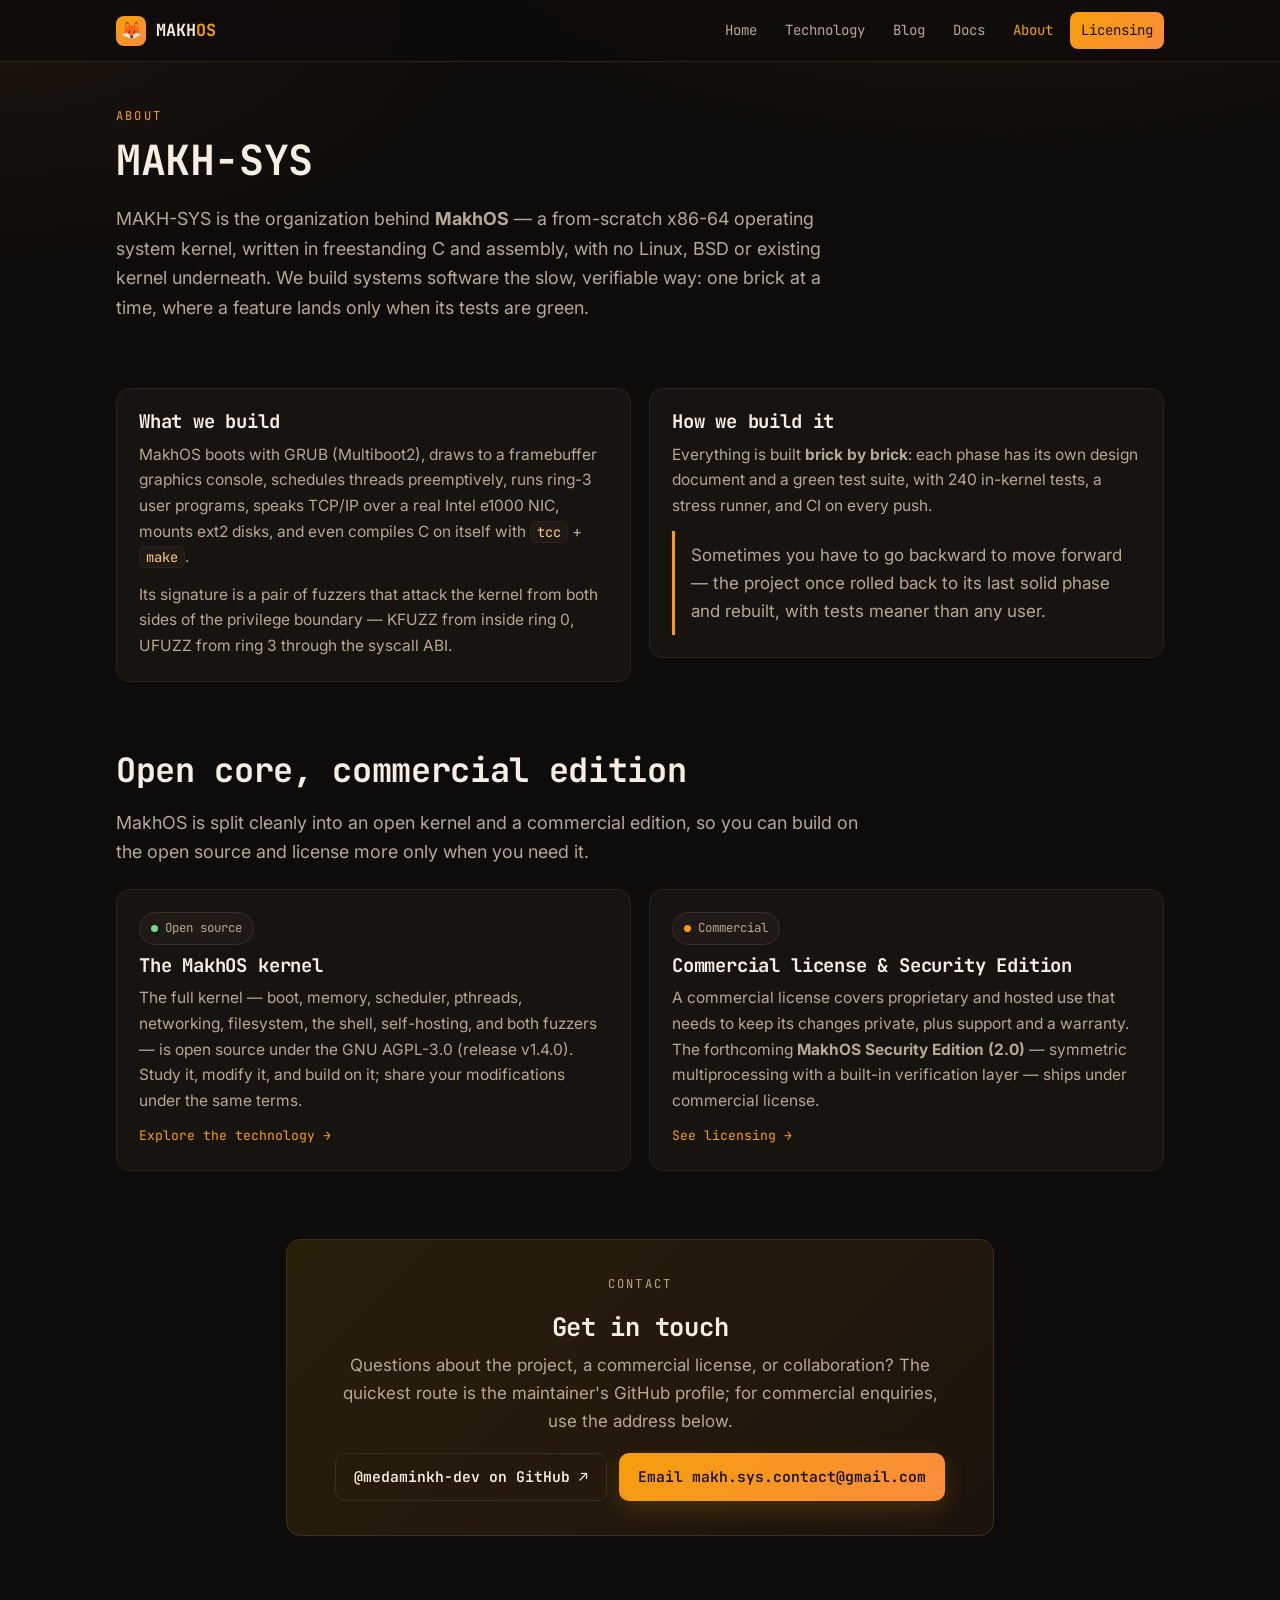
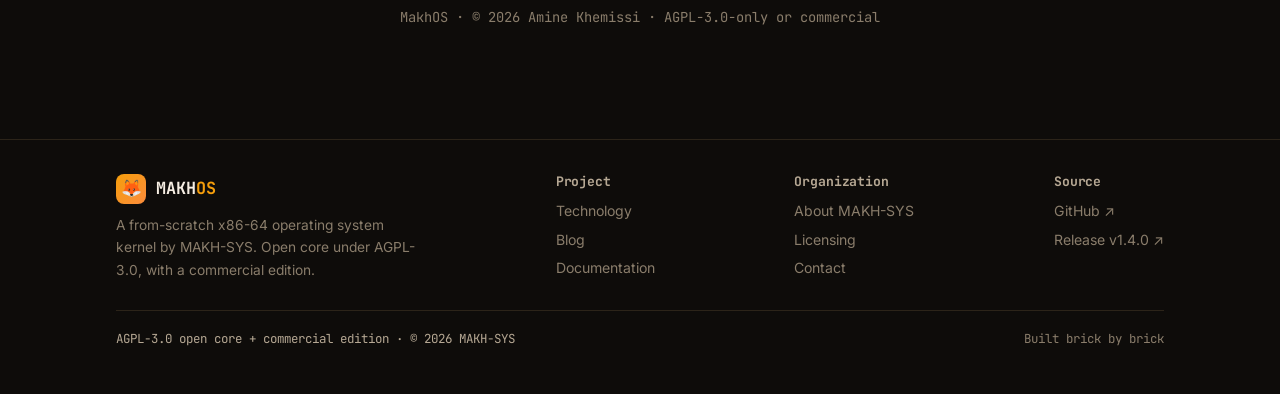
<file: about.html>
<!DOCTYPE html>
<html lang="en">
<head>
<meta charset="utf-8">
<meta name="viewport" content="width=device-width, initial-scale=1">
<title>About — MAKH-SYS</title>
<meta name="description" content="MAKH-SYS is the organization behind MakhOS, a from-scratch x86-64 operating system kernel. Open core under AGPL-3.0, with a commercial edition — and how to get in touch.">
<link rel="preconnect" href="https://fonts.googleapis.com">
<link rel="preconnect" href="https://fonts.gstatic.com" crossorigin>
<link href="https://fonts.googleapis.com/css2?family=Inter:wght@400;500;600;700&family=JetBrains+Mono:wght@400;500;700&display=swap" rel="stylesheet">
<link rel="stylesheet" href="assets/style.css">
</head>
<body>
<a class="skip" href="#main">Skip to content</a>

<header class="site-header">
  <nav class="nav" aria-label="Primary">
    <a class="brand" href="index.html"><span class="glyph">🦊</span><span>MAKH<b>OS</b></span></a>
    <div class="nav-links">
      <a href="index.html">Home</a>
      <a href="technology.html">Technology</a>
      <a href="blog.html">Blog</a>
      <a href="docs.html">Docs</a>
      <a href="about.html" class="active">About</a>
      <a href="licensing.html" class="cta">Licensing</a>
    </div>
  </nav>
</header>

<main id="main">

<section class="section-tight" style="padding-top:44px">
  <div class="wrap">
    <p class="eyebrow">About</p>
    <h1 style="font-size:clamp(1.8rem,4.6vw,2.6rem);margin:6px 0 10px">MAKH-SYS</h1>
    <p class="lead">MAKH-SYS is the organization behind <strong>MakhOS</strong> — a from-scratch x86-64 operating system kernel, written in freestanding C and assembly, with no Linux, BSD or existing kernel underneath. We build systems software the slow, verifiable way: one brick at a time, where a feature lands only when its tests are green.</p>
  </div>
</section>

<section style="padding-top:12px">
  <div class="wrap">
    <div class="grid grid-2" style="align-items:start">
      <div class="card">
        <h3>What we build</h3>
        <p style="margin-bottom:12px">MakhOS boots with GRUB (Multiboot2), draws to a framebuffer graphics console, schedules threads preemptively, runs ring-3 user programs, speaks TCP/IP over a real Intel e1000 NIC, mounts ext2 disks, and even compiles C on itself with <code class="inline-code">tcc</code> + <code class="inline-code">make</code>.</p>
        <p>Its signature is a pair of fuzzers that attack the kernel from both sides of the privilege boundary — KFUZZ from inside ring 0, UFUZZ from ring 3 through the syscall ABI.</p>
      </div>
      <div class="card">
        <h3>How we build it</h3>
        <p style="margin-bottom:12px">Everything is built <strong>brick by brick</strong>: each phase has its own design document and a green test suite, with 240 in-kernel tests, a stress runner, and CI on every push.</p>
        <blockquote style="margin:0;padding:10px 16px;border-left:3px solid var(--accent);background:var(--bg-elev);color:var(--muted);border-radius:0 8px 8px 0">Sometimes you have to go backward to move forward — the project once rolled back to its last solid phase and rebuilt, with tests meaner than any user.</blockquote>
      </div>
    </div>
  </div>
</section>

<section style="padding-top:12px">
  <div class="wrap">
    <h2 class="section-title">Open core, commercial edition</h2>
    <p class="lead" style="margin-bottom:22px">MakhOS is split cleanly into an open kernel and a commercial edition, so you can build on the open source and license more only when you need it.</p>
    <div class="grid grid-2">
      <div class="card">
        <span class="badge green" style="margin-bottom:10px"><span class="dot"></span>Open source</span>
        <h3>The MakhOS kernel</h3>
        <p>The full kernel — boot, memory, scheduler, pthreads, networking, filesystem, the shell, self-hosting, and both fuzzers — is open source under the GNU AGPL-3.0 (release v1.4.0). Study it, modify it, and build on it; share your modifications under the same terms.</p>
        <a class="more" href="technology.html">Explore the technology →</a>
      </div>
      <div class="card">
        <span class="badge" style="margin-bottom:10px"><span class="dot"></span>Commercial</span>
        <h3>Commercial license &amp; Security Edition</h3>
        <p>A commercial license covers proprietary and hosted use that needs to keep its changes private, plus support and a warranty. The forthcoming <strong>MakhOS Security Edition (2.0)</strong> — symmetric multiprocessing with a built-in verification layer — ships under commercial license.</p>
        <a class="more" href="licensing.html">See licensing →</a>
      </div>
    </div>
  </div>
</section>

<!-- ===================== CONTACT ===================== -->
<section id="contact" style="padding-top:12px">
  <div class="wrap" style="max-width:740px">
    <div class="band">
      <p class="eyebrow" style="text-align:center">Contact</p>
      <h2>Get in touch</h2>
      <p>Questions about the project, a commercial license, or collaboration? The quickest route is the maintainer's GitHub profile; for commercial enquiries, use the address below.</p>
      <div class="btn-row" style="justify-content:center">
        <a class="btn btn-ghost" href="https://github.com/medaminkh-dev" target="_blank" rel="noopener">@medaminkh-dev on GitHub ↗</a>
      
        <a class="btn btn-primary" href="mailto:makh.sys.contact@gmail.com?subject=MakhOS%20enquiry">Email makh.sys.contact@gmail.com</a>
      
  </div>
</section>

<section style="padding-top:0">
  <div class="wrap center">
    <p style="color:var(--faint);font-family:var(--mono);font-size:0.86rem">MakhOS · © 2026 Amine Khemissi · AGPL-3.0-only or commercial</p>
  </div>
</section>

</main>

<footer class="site-footer">
  <div class="wrap">
    <div class="footer-grid">
      <div class="footer-col" style="max-width:300px">
        <div class="brand" style="margin-bottom:10px"><span class="glyph">🦊</span><span>MAKH<b>OS</b></span></div>
        <p style="color:var(--faint);font-size:0.86rem;margin:0">A from-scratch x86-64 operating system kernel by MAKH-SYS. Open core under AGPL-3.0, with a commercial edition.</p>
      </div>
      <div class="footer-col"><h4>Project</h4><a href="technology.html">Technology</a><a href="blog.html">Blog</a><a href="docs.html">Documentation</a></div>
      <div class="footer-col"><h4>Organization</h4><a href="about.html">About MAKH-SYS</a><a href="licensing.html">Licensing</a><a href="about.html#contact">Contact</a></div>
      <div class="footer-col"><h4>Source</h4><a href="https://github.com/medaminkh-dev/MAKH" target="_blank" rel="noopener">GitHub ↗</a><a href="https://github.com/medaminkh-dev/MAKH/releases/tag/v1.4.0" target="_blank" rel="noopener">Release v1.4.0 ↗</a></div>
    </div>
    <div class="footer-bottom">
      <span class="lic">AGPL-3.0 open core + commercial edition · © 2026 MAKH-SYS</span>
      <span>Built brick by brick</span>
    </div>
  </div>
</footer>

</body>
</html>
</file>
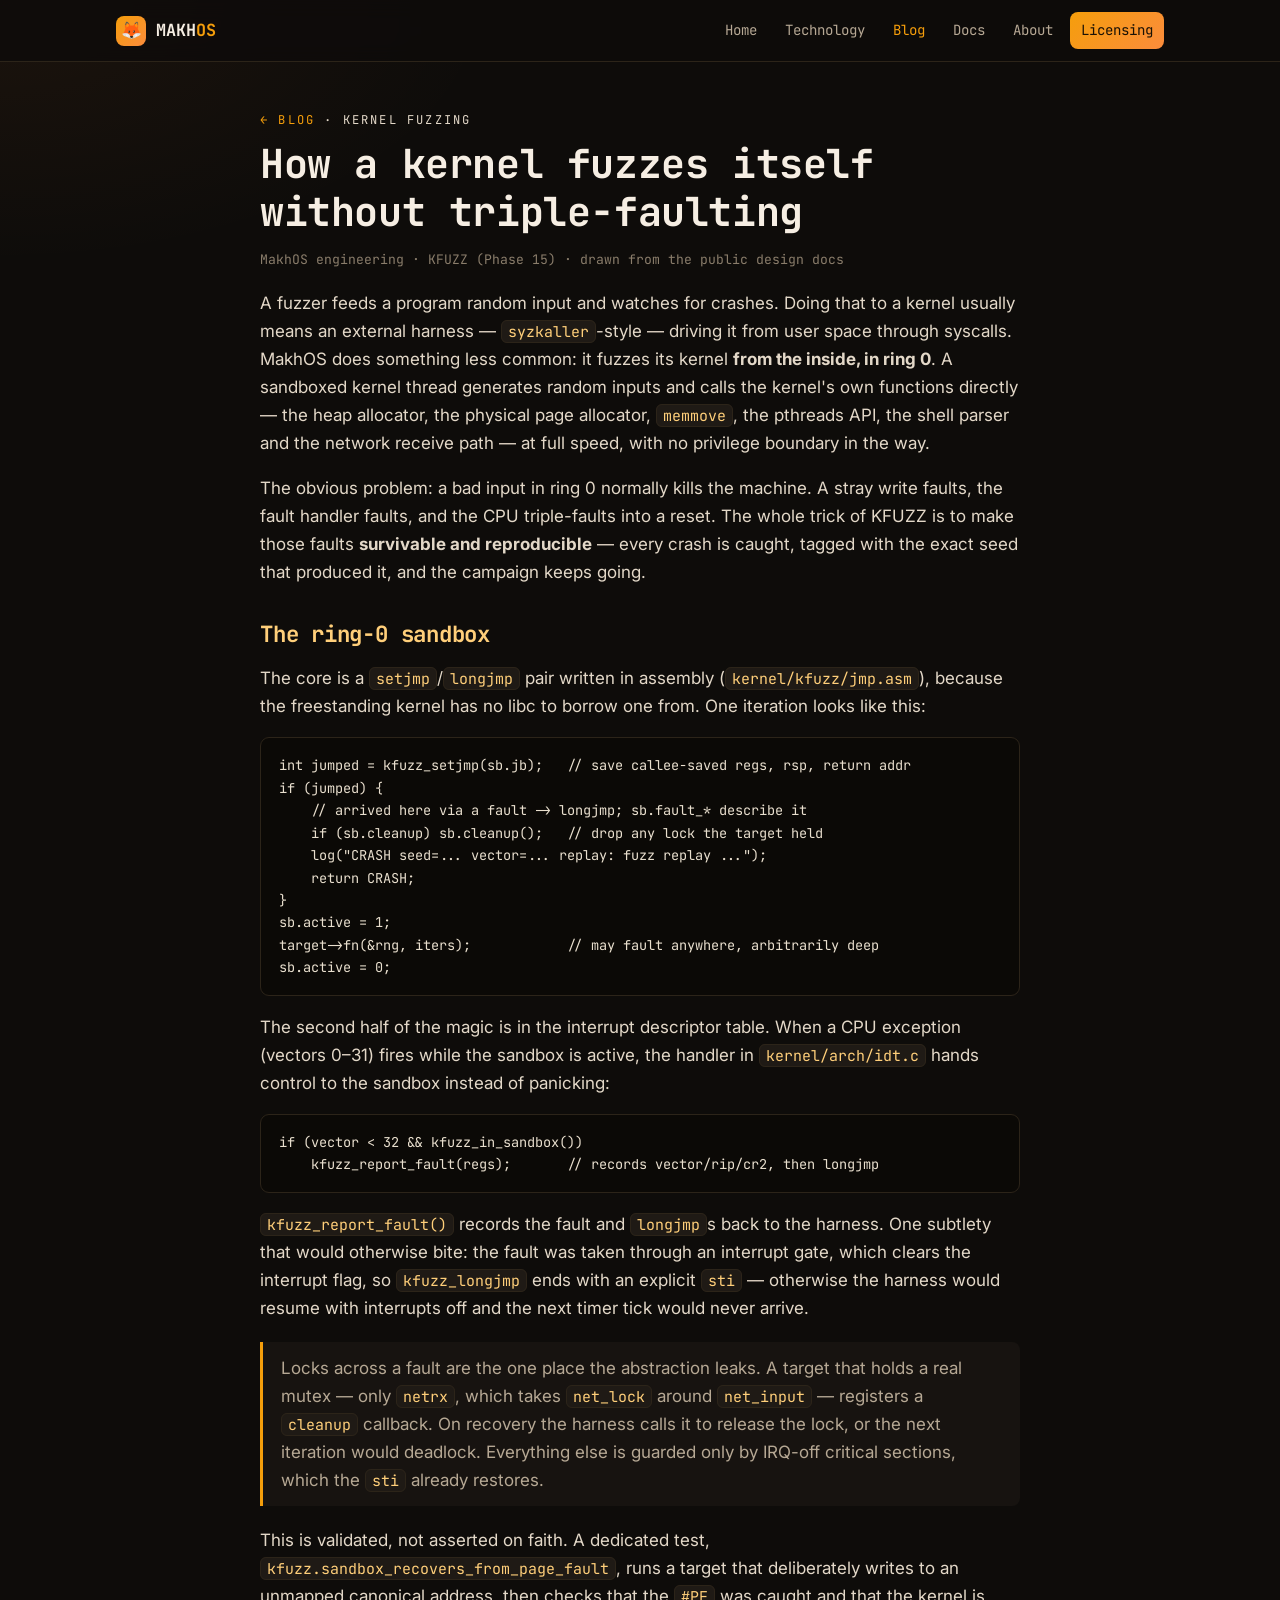
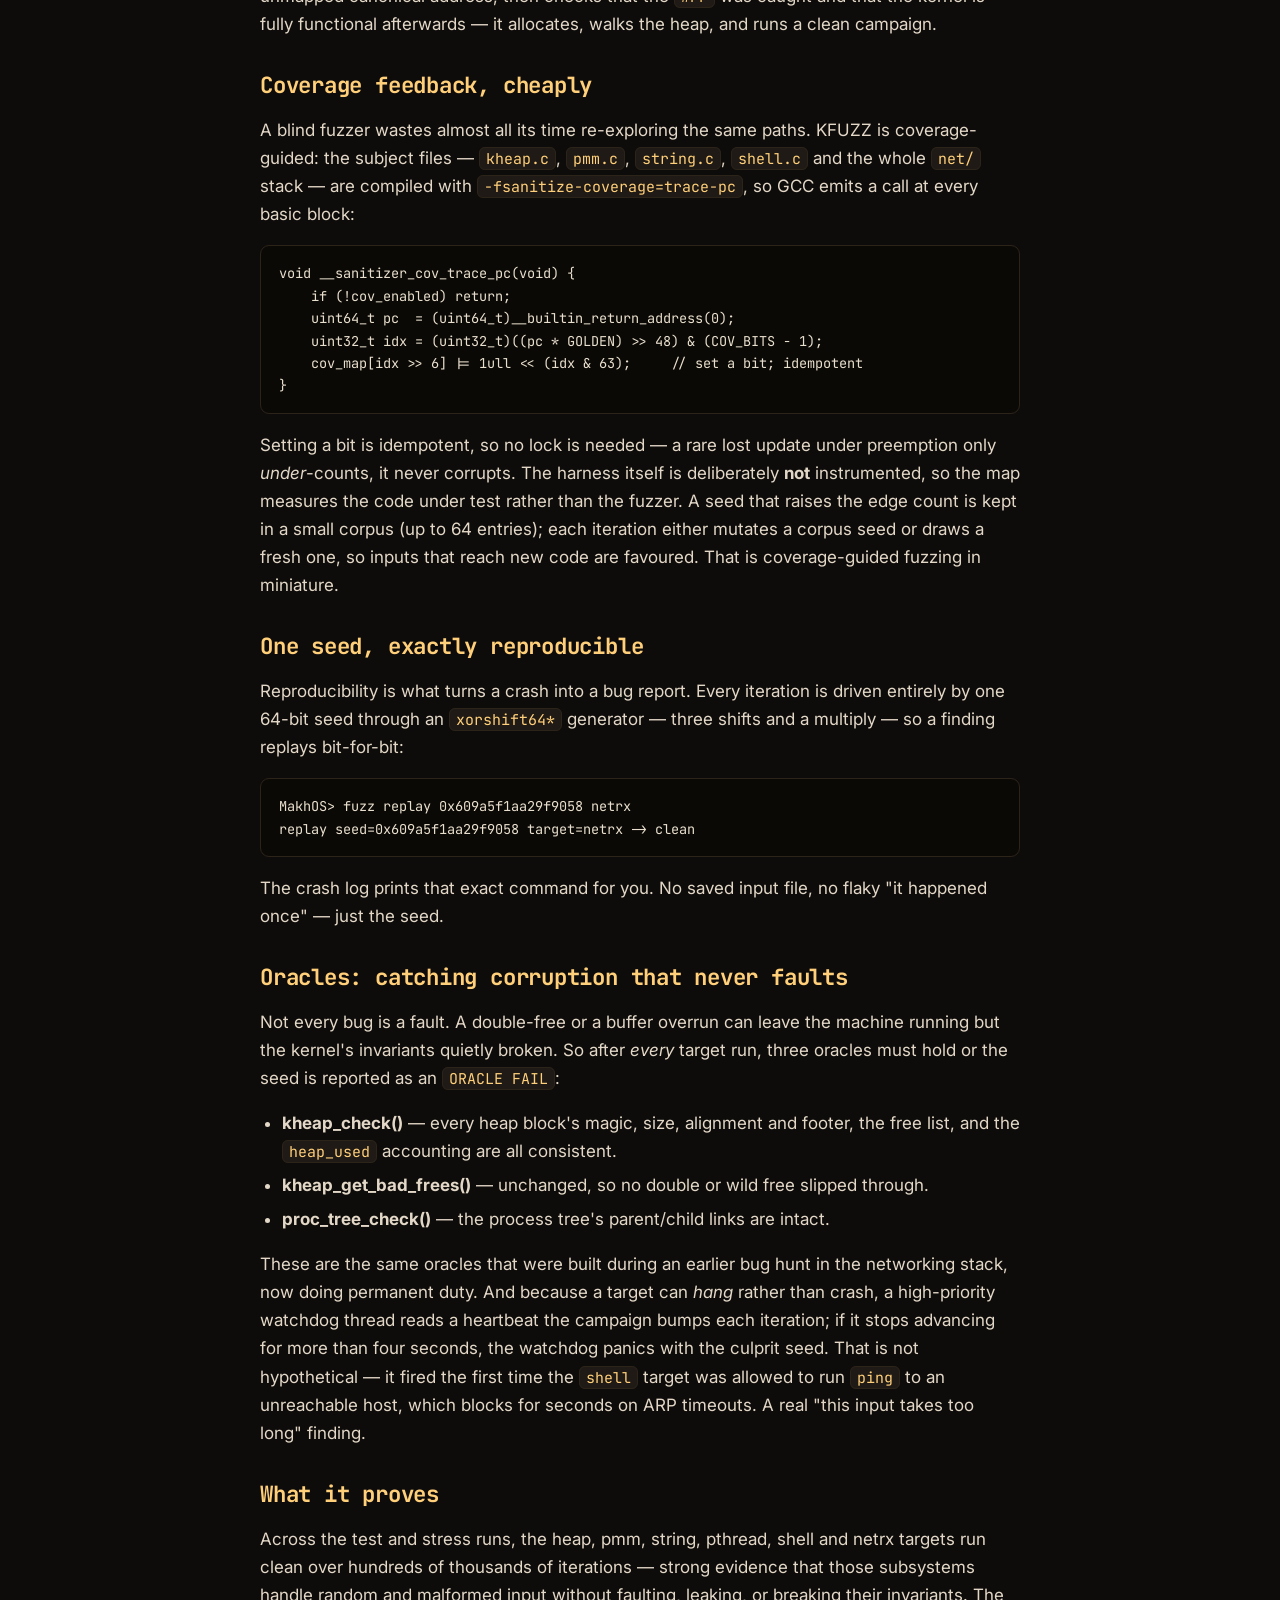
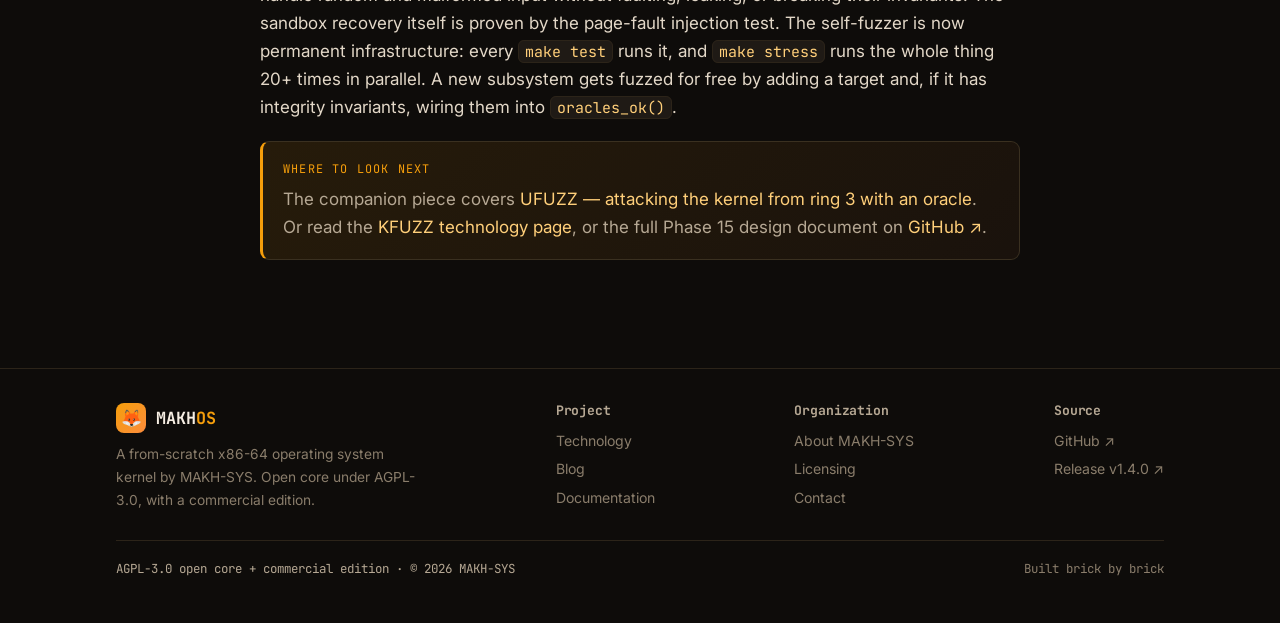
<file: blog-kfuzz.html>
<!DOCTYPE html>
<html lang="en">
<head>
<meta charset="utf-8">
<meta name="viewport" content="width=device-width, initial-scale=1">
<title>How a kernel fuzzes itself without triple-faulting — MakhOS</title>
<meta name="description" content="Inside KFUZZ, the ring-0 self-fuzzer in MakhOS: an assembly setjmp/longjmp sandbox that survives #PF/#GP faults, coverage-guided feedback, invariant oracles, and exact seed replay.">
<link rel="preconnect" href="https://fonts.googleapis.com">
<link rel="preconnect" href="https://fonts.gstatic.com" crossorigin>
<link href="https://fonts.googleapis.com/css2?family=Inter:wght@400;500;600;700&family=JetBrains+Mono:wght@400;500;700&display=swap" rel="stylesheet">
<link rel="stylesheet" href="assets/style.css">
</head>
<body>
<a class="skip" href="#main">Skip to content</a>

<header class="site-header">
  <nav class="nav" aria-label="Primary">
    <a class="brand" href="index.html"><span class="glyph">🦊</span><span>MAKH<b>OS</b></span></a>
    <div class="nav-links">
      <a href="index.html">Home</a>
      <a href="technology.html">Technology</a>
      <a href="blog.html" class="active">Blog</a>
      <a href="docs.html">Docs</a>
      <a href="about.html">About</a>
      <a href="licensing.html" class="cta">Licensing</a>
    </div>
  </nav>
</header>

<main id="main">
<article class="article" style="padding:48px 0">
  <p class="eyebrow"><a href="blog.html" style="color:var(--accent)">← Blog</a> · Kernel fuzzing</p>
  <h1>How a kernel fuzzes itself without triple-faulting</h1>
  <p class="meta">MakhOS engineering · KFUZZ (Phase 15) · drawn from the public design docs</p>

  <p>A fuzzer feeds a program random input and watches for crashes. Doing that to a kernel usually means an external harness — <span class="inline-code">syzkaller</span>-style — driving it from user space through syscalls. MakhOS does something less common: it fuzzes its kernel <strong>from the inside, in ring 0</strong>. A sandboxed kernel thread generates random inputs and calls the kernel's own functions directly — the heap allocator, the physical page allocator, <span class="inline-code">memmove</span>, the pthreads API, the shell parser and the network receive path — at full speed, with no privilege boundary in the way.</p>

  <p>The obvious problem: a bad input in ring 0 normally kills the machine. A stray write faults, the fault handler faults, and the CPU triple-faults into a reset. The whole trick of KFUZZ is to make those faults <strong>survivable and reproducible</strong> — every crash is caught, tagged with the exact seed that produced it, and the campaign keeps going.</p>

  <h2>The ring-0 sandbox</h2>
  <p>The core is a <span class="inline-code">setjmp</span>/<span class="inline-code">longjmp</span> pair written in assembly (<span class="inline-code">kernel/kfuzz/jmp.asm</span>), because the freestanding kernel has no libc to borrow one from. One iteration looks like this:</p>

<pre class="code">int jumped = kfuzz_setjmp(sb.jb);   // save callee-saved regs, rsp, return addr
if (jumped) {
    // arrived here via a fault -&gt; longjmp; sb.fault_* describe it
    if (sb.cleanup) sb.cleanup();   // drop any lock the target held
    log("CRASH seed=... vector=... replay: fuzz replay ...");
    return CRASH;
}
sb.active = 1;
target-&gt;fn(&amp;rng, iters);            // may fault anywhere, arbitrarily deep
sb.active = 0;</pre>

  <p>The second half of the magic is in the interrupt descriptor table. When a CPU exception (vectors 0–31) fires while the sandbox is active, the handler in <span class="inline-code">kernel/arch/idt.c</span> hands control to the sandbox instead of panicking:</p>

<pre class="code">if (vector &lt; 32 &amp;&amp; kfuzz_in_sandbox())
    kfuzz_report_fault(regs);       // records vector/rip/cr2, then longjmp</pre>

  <p><span class="inline-code">kfuzz_report_fault()</span> records the fault and <span class="inline-code">longjmp</span>s back to the harness. One subtlety that would otherwise bite: the fault was taken through an interrupt gate, which clears the interrupt flag, so <span class="inline-code">kfuzz_longjmp</span> ends with an explicit <span class="inline-code">sti</span> — otherwise the harness would resume with interrupts off and the next timer tick would never arrive.</p>

  <blockquote>Locks across a fault are the one place the abstraction leaks. A target that holds a real mutex — only <span class="inline-code">netrx</span>, which takes <span class="inline-code">net_lock</span> around <span class="inline-code">net_input</span> — registers a <span class="inline-code">cleanup</span> callback. On recovery the harness calls it to release the lock, or the next iteration would deadlock. Everything else is guarded only by IRQ-off critical sections, which the <span class="inline-code">sti</span> already restores.</blockquote>

  <p>This is validated, not asserted on faith. A dedicated test, <span class="inline-code">kfuzz.sandbox_recovers_from_page_fault</span>, runs a target that deliberately writes to an unmapped canonical address, then checks that the <span class="inline-code">#PF</span> was caught and that the kernel is fully functional afterwards — it allocates, walks the heap, and runs a clean campaign.</p>

  <h2>Coverage feedback, cheaply</h2>
  <p>A blind fuzzer wastes almost all its time re-exploring the same paths. KFUZZ is coverage-guided: the subject files — <span class="inline-code">kheap.c</span>, <span class="inline-code">pmm.c</span>, <span class="inline-code">string.c</span>, <span class="inline-code">shell.c</span> and the whole <span class="inline-code">net/</span> stack — are compiled with <span class="inline-code">-fsanitize-coverage=trace-pc</span>, so GCC emits a call at every basic block:</p>

<pre class="code">void __sanitizer_cov_trace_pc(void) {
    if (!cov_enabled) return;
    uint64_t pc  = (uint64_t)__builtin_return_address(0);
    uint32_t idx = (uint32_t)((pc * GOLDEN) &gt;&gt; 48) &amp; (COV_BITS - 1);
    cov_map[idx &gt;&gt; 6] |= 1ull &lt;&lt; (idx &amp; 63);     // set a bit; idempotent
}</pre>

  <p>Setting a bit is idempotent, so no lock is needed — a rare lost update under preemption only <em>under</em>-counts, it never corrupts. The harness itself is deliberately <strong>not</strong> instrumented, so the map measures the code under test rather than the fuzzer. A seed that raises the edge count is kept in a small corpus (up to 64 entries); each iteration either mutates a corpus seed or draws a fresh one, so inputs that reach new code are favoured. That is coverage-guided fuzzing in miniature.</p>

  <h2>One seed, exactly reproducible</h2>
  <p>Reproducibility is what turns a crash into a bug report. Every iteration is driven entirely by one 64-bit seed through an <span class="inline-code">xorshift64*</span> generator — three shifts and a multiply — so a finding replays bit-for-bit:</p>

<pre class="code">MakhOS&gt; fuzz replay 0x609a5f1aa29f9058 netrx
replay seed=0x609a5f1aa29f9058 target=netrx -&gt; clean</pre>

  <p>The crash log prints that exact command for you. No saved input file, no flaky "it happened once" — just the seed.</p>

  <h2>Oracles: catching corruption that never faults</h2>
  <p>Not every bug is a fault. A double-free or a buffer overrun can leave the machine running but the kernel's invariants quietly broken. So after <em>every</em> target run, three oracles must hold or the seed is reported as an <span class="inline-code">ORACLE FAIL</span>:</p>
  <ul>
    <li><strong>kheap_check()</strong> — every heap block's magic, size, alignment and footer, the free list, and the <span class="inline-code">heap_used</span> accounting are all consistent.</li>
    <li><strong>kheap_get_bad_frees()</strong> — unchanged, so no double or wild free slipped through.</li>
    <li><strong>proc_tree_check()</strong> — the process tree's parent/child links are intact.</li>
  </ul>
  <p>These are the same oracles that were built during an earlier bug hunt in the networking stack, now doing permanent duty. And because a target can <em>hang</em> rather than crash, a high-priority watchdog thread reads a heartbeat the campaign bumps each iteration; if it stops advancing for more than four seconds, the watchdog panics with the culprit seed. That is not hypothetical — it fired the first time the <span class="inline-code">shell</span> target was allowed to run <span class="inline-code">ping</span> to an unreachable host, which blocks for seconds on ARP timeouts. A real "this input takes too long" finding.</p>

  <h2>What it proves</h2>
  <p>Across the test and stress runs, the heap, pmm, string, pthread, shell and netrx targets run clean over hundreds of thousands of iterations — strong evidence that those subsystems handle random and malformed input without faulting, leaking, or breaking their invariants. The sandbox recovery itself is proven by the page-fault injection test. The self-fuzzer is now permanent infrastructure: every <span class="inline-code">make test</span> runs it, and <span class="inline-code">make stress</span> runs the whole thing 20+ times in parallel. A new subsystem gets fuzzed for free by adding a target and, if it has integrity invariants, wiring them into <span class="inline-code">oracles_ok()</span>.</p>

  <div class="callout">
    <div class="label">Where to look next</div>
    <p style="margin:0;color:var(--muted)">The companion piece covers <a href="blog-ufuzz.html">UFUZZ — attacking the kernel from ring 3 with an oracle</a>. Or read the <a href="technology.html#kfuzz">KFUZZ technology page</a>, or the full Phase 15 design document on <a href="https://github.com/medaminkh-dev/MAKH/blob/main/docs/PHASE15_KFUZZ.md" target="_blank" rel="noopener">GitHub ↗</a>.</p>
  </div>
</article>
</main>

<footer class="site-footer">
  <div class="wrap">
    <div class="footer-grid">
      <div class="footer-col" style="max-width:300px">
        <div class="brand" style="margin-bottom:10px"><span class="glyph">🦊</span><span>MAKH<b>OS</b></span></div>
        <p style="color:var(--faint);font-size:0.86rem;margin:0">A from-scratch x86-64 operating system kernel by MAKH-SYS. Open core under AGPL-3.0, with a commercial edition.</p>
      </div>
      <div class="footer-col"><h4>Project</h4><a href="technology.html">Technology</a><a href="blog.html">Blog</a><a href="docs.html">Documentation</a></div>
      <div class="footer-col"><h4>Organization</h4><a href="about.html">About MAKH-SYS</a><a href="licensing.html">Licensing</a><a href="about.html#contact">Contact</a></div>
      <div class="footer-col"><h4>Source</h4><a href="https://github.com/medaminkh-dev/MAKH" target="_blank" rel="noopener">GitHub ↗</a><a href="https://github.com/medaminkh-dev/MAKH/releases/tag/v1.4.0" target="_blank" rel="noopener">Release v1.4.0 ↗</a></div>
    </div>
    <div class="footer-bottom">
      <span class="lic">AGPL-3.0 open core + commercial edition · © 2026 MAKH-SYS</span>
      <span>Built brick by brick</span>
    </div>
  </div>
</footer>

</body>
</html>
</file>
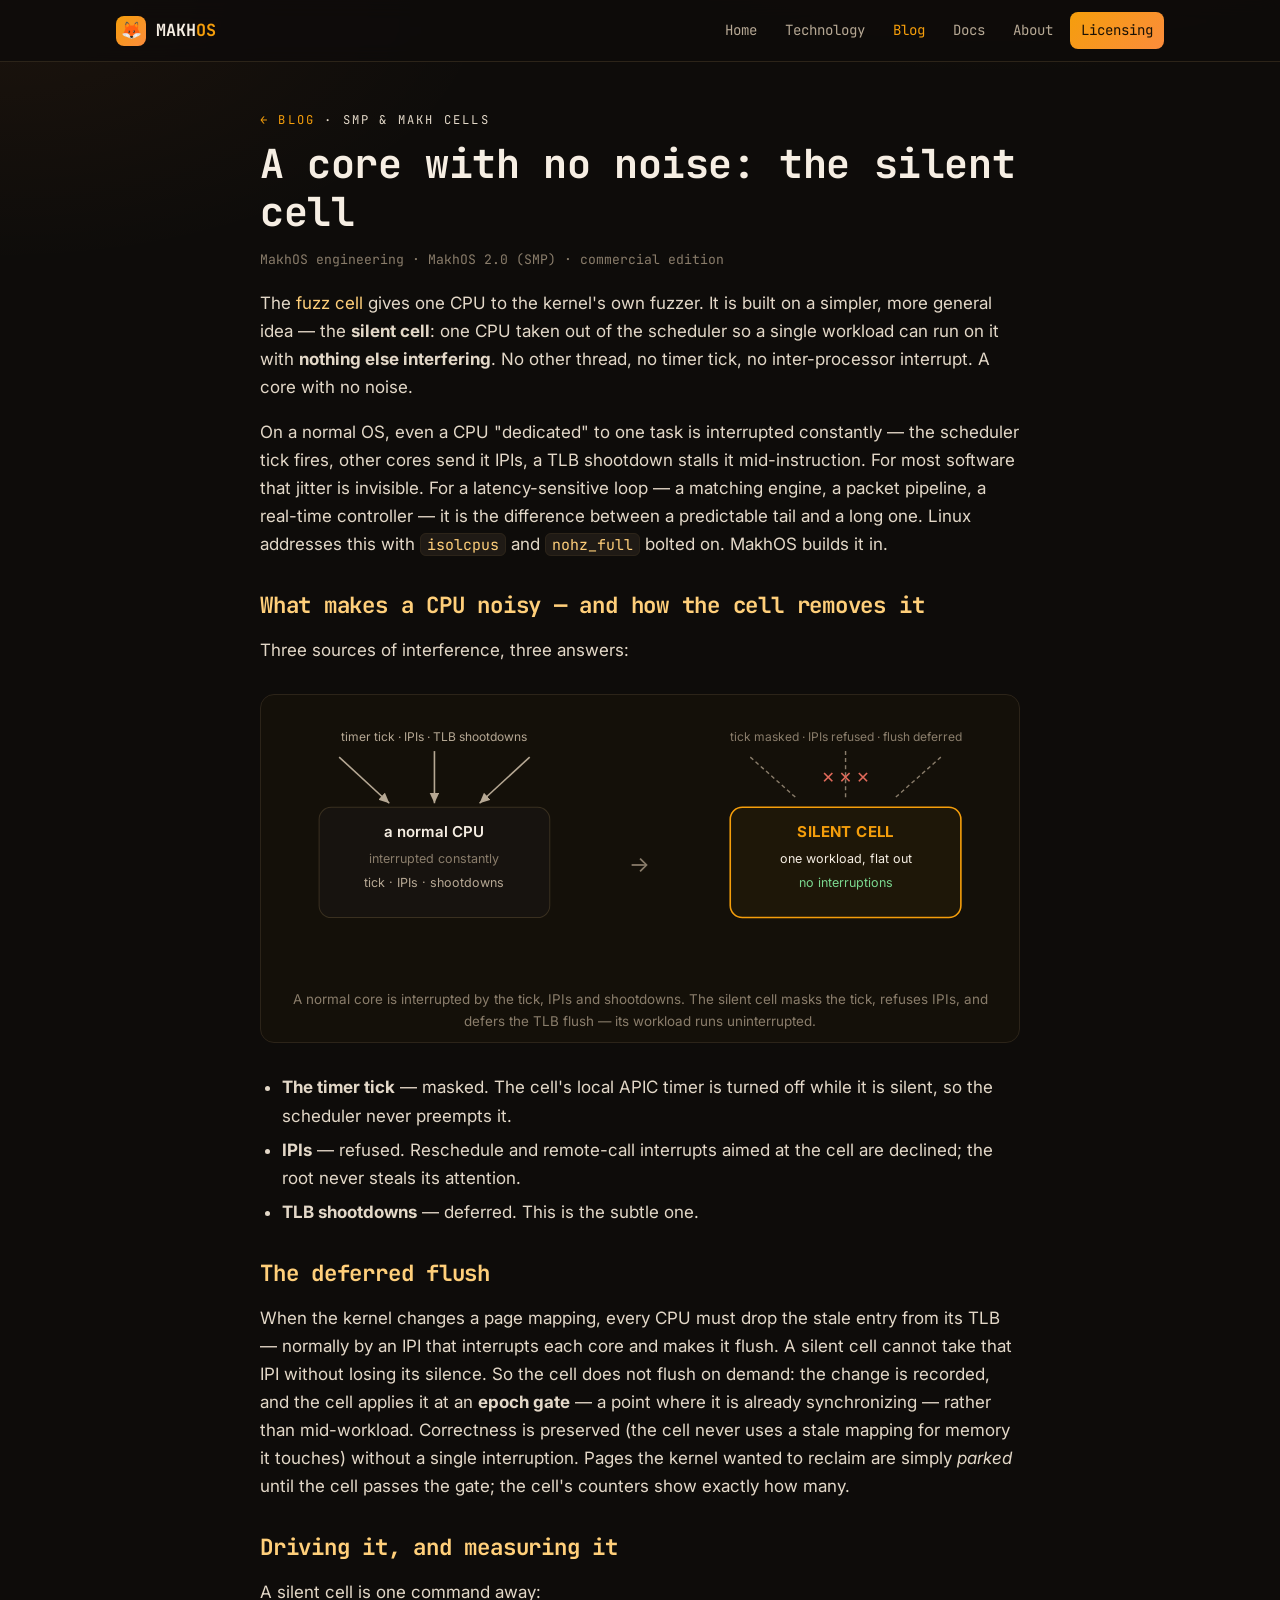
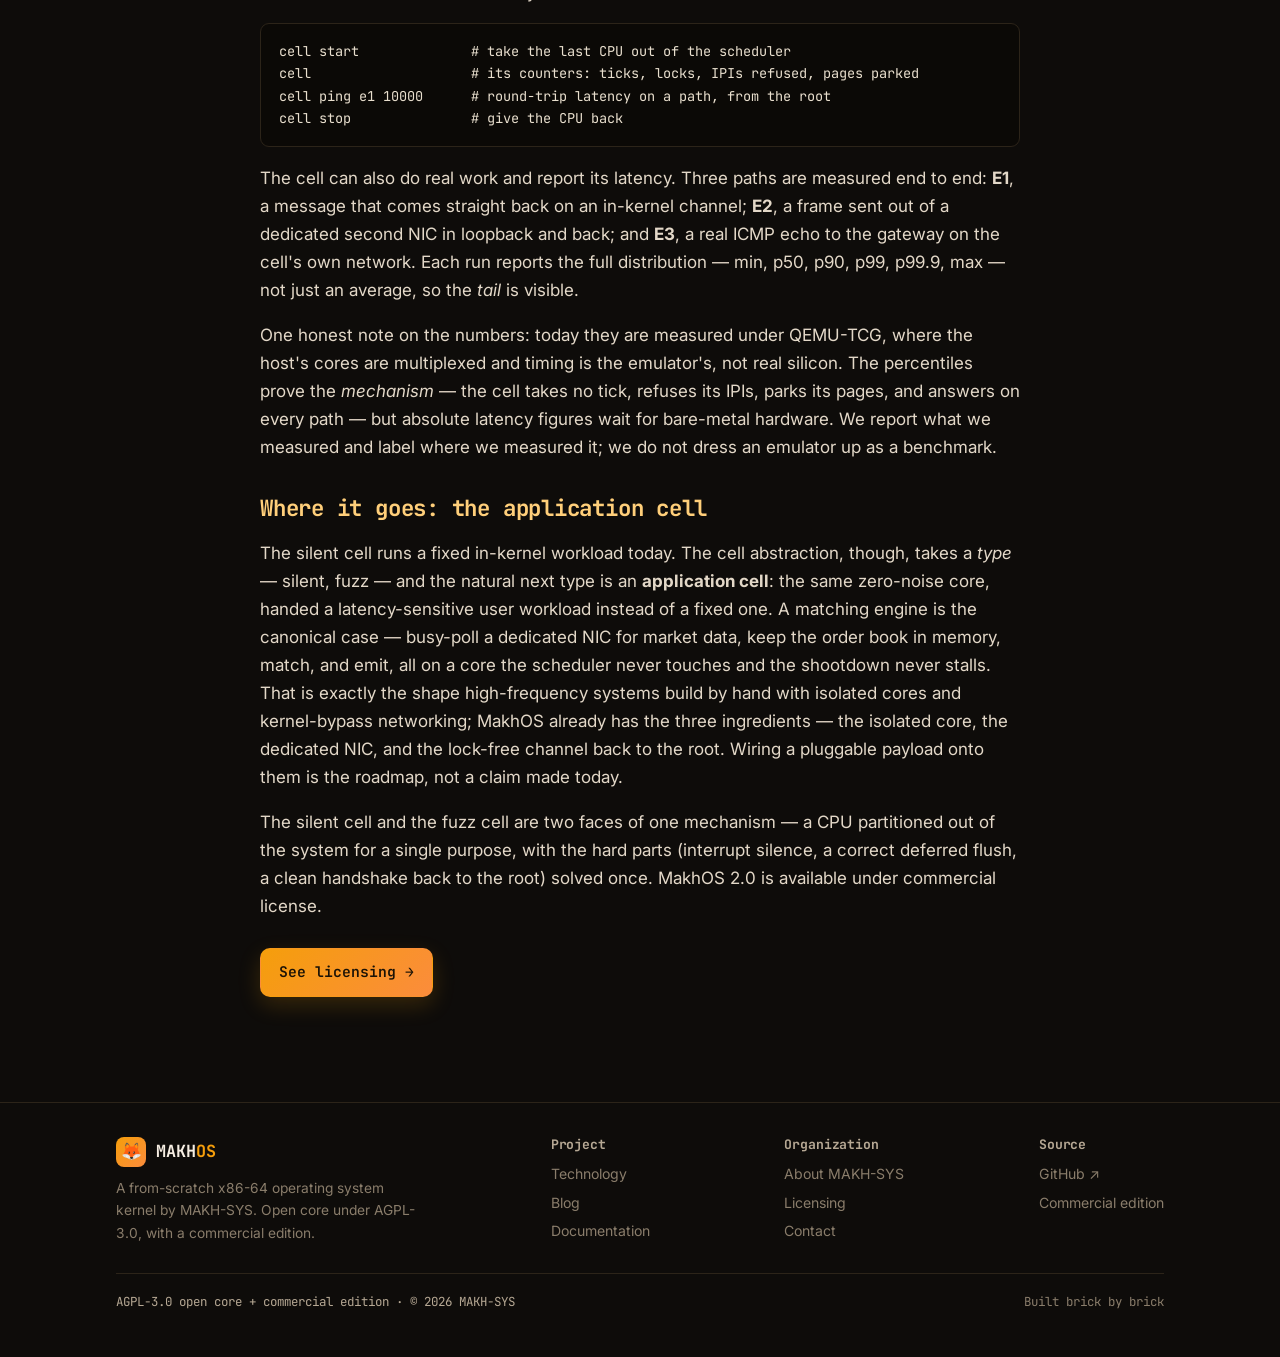
<file: blog-silent.html>
<!DOCTYPE html>
<html lang="en">
<head>
<meta charset="utf-8">
<meta name="viewport" content="width=device-width, initial-scale=1">
<title>A core with no noise: the silent cell — MakhOS</title>
<meta name="description" content="A MakhOS silent cell takes one CPU out of the scheduler — no tick, no IPIs, a deferred TLB flush — to run a latency-sensitive workload with no interference. The OS equivalent of isolcpus/nohz_full, built in and measured.">
<link rel="preconnect" href="https://fonts.googleapis.com">
<link rel="preconnect" href="https://fonts.gstatic.com" crossorigin>
<link href="https://fonts.googleapis.com/css2?family=Inter:wght@400;500;600;700&family=JetBrains+Mono:wght@400;500;700&display=swap" rel="stylesheet">
<link rel="stylesheet" href="assets/style.css">
</head>
<body>
<a class="skip" href="#main">Skip to content</a>

<header class="site-header">
  <nav class="nav" aria-label="Primary">
    <a class="brand" href="index.html"><span class="glyph">🦊</span><span>MAKH<b>OS</b></span></a>
    <div class="nav-links">
      <a href="index.html">Home</a>
      <a href="technology.html">Technology</a>
      <a href="blog.html" class="active">Blog</a>
      <a href="docs.html">Docs</a>
      <a href="about.html">About</a>
      <a href="licensing.html" class="cta">Licensing</a>
    </div>
  </nav>
</header>

<main id="main">
<article class="article" style="padding:48px 0">
  <p class="eyebrow"><a href="blog.html" style="color:var(--accent)">← Blog</a> · SMP &amp; MAKH Cells</p>
  <h1>A core with no noise: the silent cell</h1>
  <p class="meta">MakhOS engineering · MakhOS 2.0 (SMP) · commercial edition</p>

  <p>The <a href="blog-smp.html">fuzz cell</a> gives one CPU to the kernel's own fuzzer. It is built on a simpler, more general idea — the <strong>silent cell</strong>: one CPU taken out of the scheduler so a single workload can run on it with <strong>nothing else interfering</strong>. No other thread, no timer tick, no inter-processor interrupt. A core with no noise.</p>

  <p>On a normal OS, even a CPU "dedicated" to one task is interrupted constantly — the scheduler tick fires, other cores send it IPIs, a TLB shootdown stalls it mid-instruction. For most software that jitter is invisible. For a latency-sensitive loop — a matching engine, a packet pipeline, a real-time controller — it is the difference between a predictable tail and a long one. Linux addresses this with <span class="inline-code">isolcpus</span> and <span class="inline-code">nohz_full</span> bolted on. MakhOS builds it in.</p>

  <h2>What makes a CPU noisy — and how the cell removes it</h2>
  <p>Three sources of interference, three answers:</p>

<figure style="margin:30px 0;background:#141009;border:1px solid #2c2419;border-radius:14px;padding:22px 18px 10px">
<svg viewBox="0 0 720 250" role="img" aria-label="A root CPU is hit by the timer tick, IPIs and TLB shootdowns; the silent cell has the tick masked, IPIs refused, and the shootdown deferred to an epoch gate, so its workload runs uninterrupted." style="width:100%;height:auto;font-family:Inter,system-ui,sans-serif">
  <defs>
    <marker id="n" markerWidth="9" markerHeight="9" refX="6.5" refY="3" orient="auto"><path d="M0,0 L6.5,3 L0,6 Z" fill="#b6a894"/></marker>
  </defs>
  <!-- root CPU, noisy -->
  <rect x="40" y="90" width="230" height="110" rx="12" fill="#17130f" stroke="#3a3020"/>
  <text x="155" y="120" text-anchor="middle" fill="#f6eee3" font-size="15" font-weight="600">a normal CPU</text>
  <text x="155" y="146" text-anchor="middle" fill="#8a7d6b" font-size="12.5">interrupted constantly</text>
  <text x="155" y="170" text-anchor="middle" fill="#b6a894" font-size="12.5">tick · IPIs · shootdowns</text>
  <!-- noise arrows into root -->
  <g>
    <line x1="60"  y1="40" x2="110" y2="86" stroke="#b6a894" stroke-width="1.6" marker-end="url(#n)"/>
    <line x1="155" y1="34" x2="155" y2="86" stroke="#b6a894" stroke-width="1.6" marker-end="url(#n)"/>
    <line x1="250" y1="40" x2="200" y2="86" stroke="#b6a894" stroke-width="1.6" marker-end="url(#n)"/>
    <text x="155" y="24" text-anchor="middle" fill="#b6a894" font-size="12">timer tick · IPIs · TLB shootdowns</text>
  </g>
  <!-- silent cell -->
  <rect x="450" y="90" width="230" height="110" rx="12" fill="#1e1708" stroke="#f59e0b" stroke-width="1.6"/>
  <text x="565" y="120" text-anchor="middle" fill="#f59e0b" font-size="15" font-weight="700" letter-spacing="0.4">SILENT CELL</text>
  <text x="565" y="146" text-anchor="middle" fill="#f6eee3" font-size="12.5">one workload, flat out</text>
  <text x="565" y="170" text-anchor="middle" fill="#7bd88f" font-size="12.5">no interruptions</text>
  <!-- blocked noise -->
  <g>
    <line x1="470" y1="40" x2="515" y2="80" stroke="#8a7d6b" stroke-width="1.4" stroke-dasharray="4 3"/>
    <line x1="565" y1="34" x2="565" y2="80" stroke="#8a7d6b" stroke-width="1.4" stroke-dasharray="4 3"/>
    <line x1="660" y1="40" x2="615" y2="80" stroke="#8a7d6b" stroke-width="1.4" stroke-dasharray="4 3"/>
    <text x="565" y="66" text-anchor="middle" fill="#e06a5a" font-size="16" font-weight="700">✕  ✕  ✕</text>
    <text x="565" y="24" text-anchor="middle" fill="#8a7d6b" font-size="12">tick masked · IPIs refused · flush deferred</text>
  </g>
  <text x="360" y="155" text-anchor="middle" fill="#8a7d6b" font-size="22">→</text>
</svg>
<figcaption style="color:#8a7d6b;font-size:0.84rem;margin-top:12px;text-align:center">A normal core is interrupted by the tick, IPIs and shootdowns. The silent cell masks the tick, refuses IPIs, and defers the TLB flush — its workload runs uninterrupted.</figcaption>
</figure>

  <ul>
    <li><strong>The timer tick</strong> — masked. The cell's local APIC timer is turned off while it is silent, so the scheduler never preempts it.</li>
    <li><strong>IPIs</strong> — refused. Reschedule and remote-call interrupts aimed at the cell are declined; the root never steals its attention.</li>
    <li><strong>TLB shootdowns</strong> — deferred. This is the subtle one.</li>
  </ul>

  <h2>The deferred flush</h2>
  <p>When the kernel changes a page mapping, every CPU must drop the stale entry from its TLB — normally by an IPI that interrupts each core and makes it flush. A silent cell cannot take that IPI without losing its silence. So the cell does not flush on demand: the change is recorded, and the cell applies it at an <strong>epoch gate</strong> — a point where it is already synchronizing — rather than mid-workload. Correctness is preserved (the cell never uses a stale mapping for memory it touches) without a single interruption. Pages the kernel wanted to reclaim are simply <em>parked</em> until the cell passes the gate; the cell's counters show exactly how many.</p>

  <h2>Driving it, and measuring it</h2>
  <p>A silent cell is one command away:</p>
<pre class="code">cell start              # take the last CPU out of the scheduler
cell                    # its counters: ticks, locks, IPIs refused, pages parked
cell ping e1 10000      # round-trip latency on a path, from the root
cell stop               # give the CPU back</pre>

  <p>The cell can also do real work and report its latency. Three paths are measured end to end: <strong>E1</strong>, a message that comes straight back on an in-kernel channel; <strong>E2</strong>, a frame sent out of a dedicated second NIC in loopback and back; and <strong>E3</strong>, a real ICMP echo to the gateway on the cell's own network. Each run reports the full distribution — min, p50, p90, p99, p99.9, max — not just an average, so the <em>tail</em> is visible.</p>

  <p>One honest note on the numbers: today they are measured under QEMU-TCG, where the host's cores are multiplexed and timing is the emulator's, not real silicon. The percentiles prove the <em>mechanism</em> — the cell takes no tick, refuses its IPIs, parks its pages, and answers on every path — but absolute latency figures wait for bare-metal hardware. We report what we measured and label where we measured it; we do not dress an emulator up as a benchmark.</p>

  <h2>Where it goes: the application cell</h2>
  <p>The silent cell runs a fixed in-kernel workload today. The cell abstraction, though, takes a <em>type</em> — silent, fuzz — and the natural next type is an <strong>application cell</strong>: the same zero-noise core, handed a latency-sensitive user workload instead of a fixed one. A matching engine is the canonical case — busy-poll a dedicated NIC for market data, keep the order book in memory, match, and emit, all on a core the scheduler never touches and the shootdown never stalls. That is exactly the shape high-frequency systems build by hand with isolated cores and kernel-bypass networking; MakhOS already has the three ingredients — the isolated core, the dedicated NIC, and the lock-free channel back to the root. Wiring a pluggable payload onto them is the roadmap, not a claim made today.</p>

  <p>The silent cell and the fuzz cell are two faces of one mechanism — a CPU partitioned out of the system for a single purpose, with the hard parts (interrupt silence, a correct deferred flush, a clean handshake back to the root) solved once. MakhOS 2.0 is available under commercial license.</p>

  <p style="margin-top:28px"><a class="btn btn-primary" href="licensing.html">See licensing →</a></p>

</article>
</main>

<footer class="site-footer">
  <div class="wrap">
    <div class="footer-grid">
      <div class="footer-col" style="max-width:300px">
        <div class="brand" style="margin-bottom:10px"><span class="glyph">🦊</span><span>MAKH<b>OS</b></span></div>
        <p style="color:var(--faint);font-size:0.86rem;margin:0">A from-scratch x86-64 operating system kernel by MAKH-SYS. Open core under AGPL-3.0, with a commercial edition.</p>
      </div>
      <div class="footer-col"><h4>Project</h4><a href="technology.html">Technology</a><a href="blog.html">Blog</a><a href="docs.html">Documentation</a></div>
      <div class="footer-col"><h4>Organization</h4><a href="about.html">About MAKH-SYS</a><a href="licensing.html">Licensing</a><a href="about.html#contact">Contact</a></div>
      <div class="footer-col"><h4>Source</h4><a href="https://github.com/medaminkh-dev/MAKH" target="_blank" rel="noopener">GitHub ↗</a><a href="licensing.html">Commercial edition</a></div>
    </div>
    <div class="footer-bottom">
      <span class="lic">AGPL-3.0 open core + commercial edition · © 2026 MAKH-SYS</span>
      <span>Built brick by brick</span>
    </div>
  </div>
</footer>

</body>
</html>
</file>
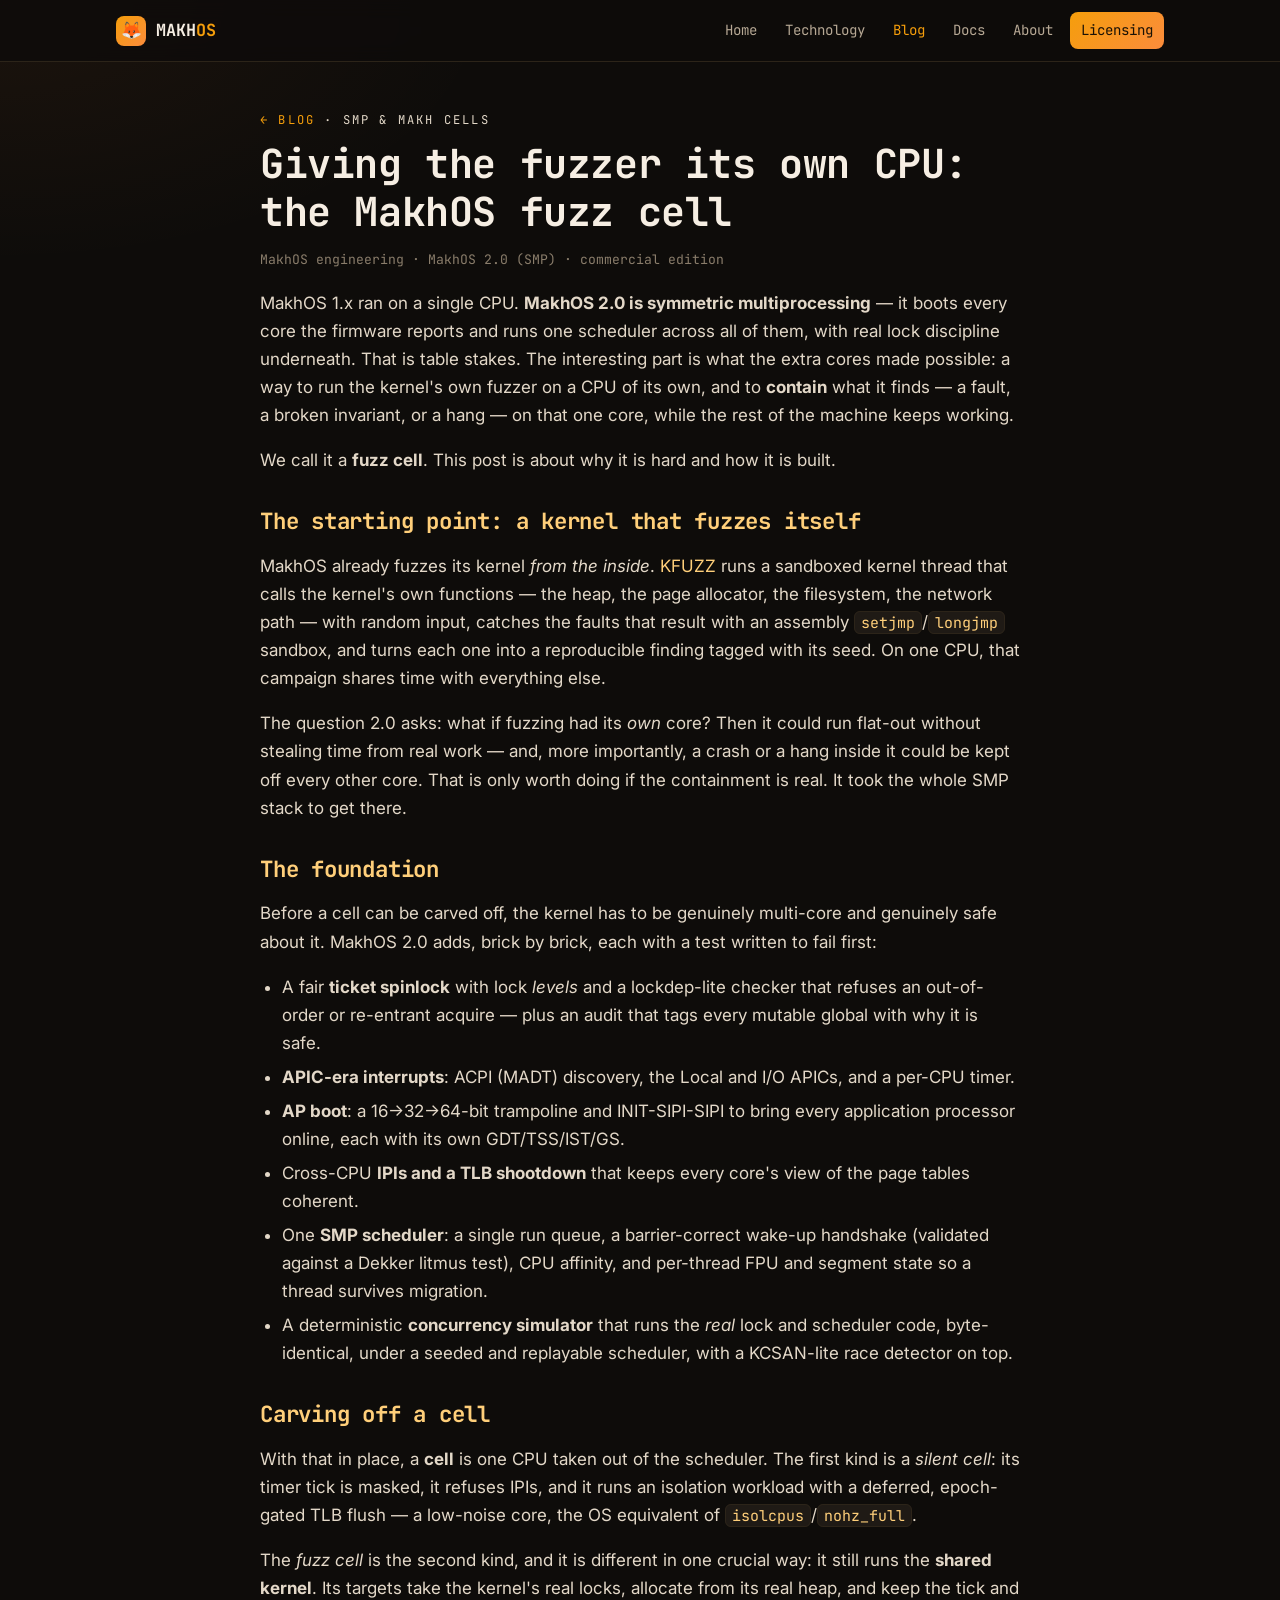
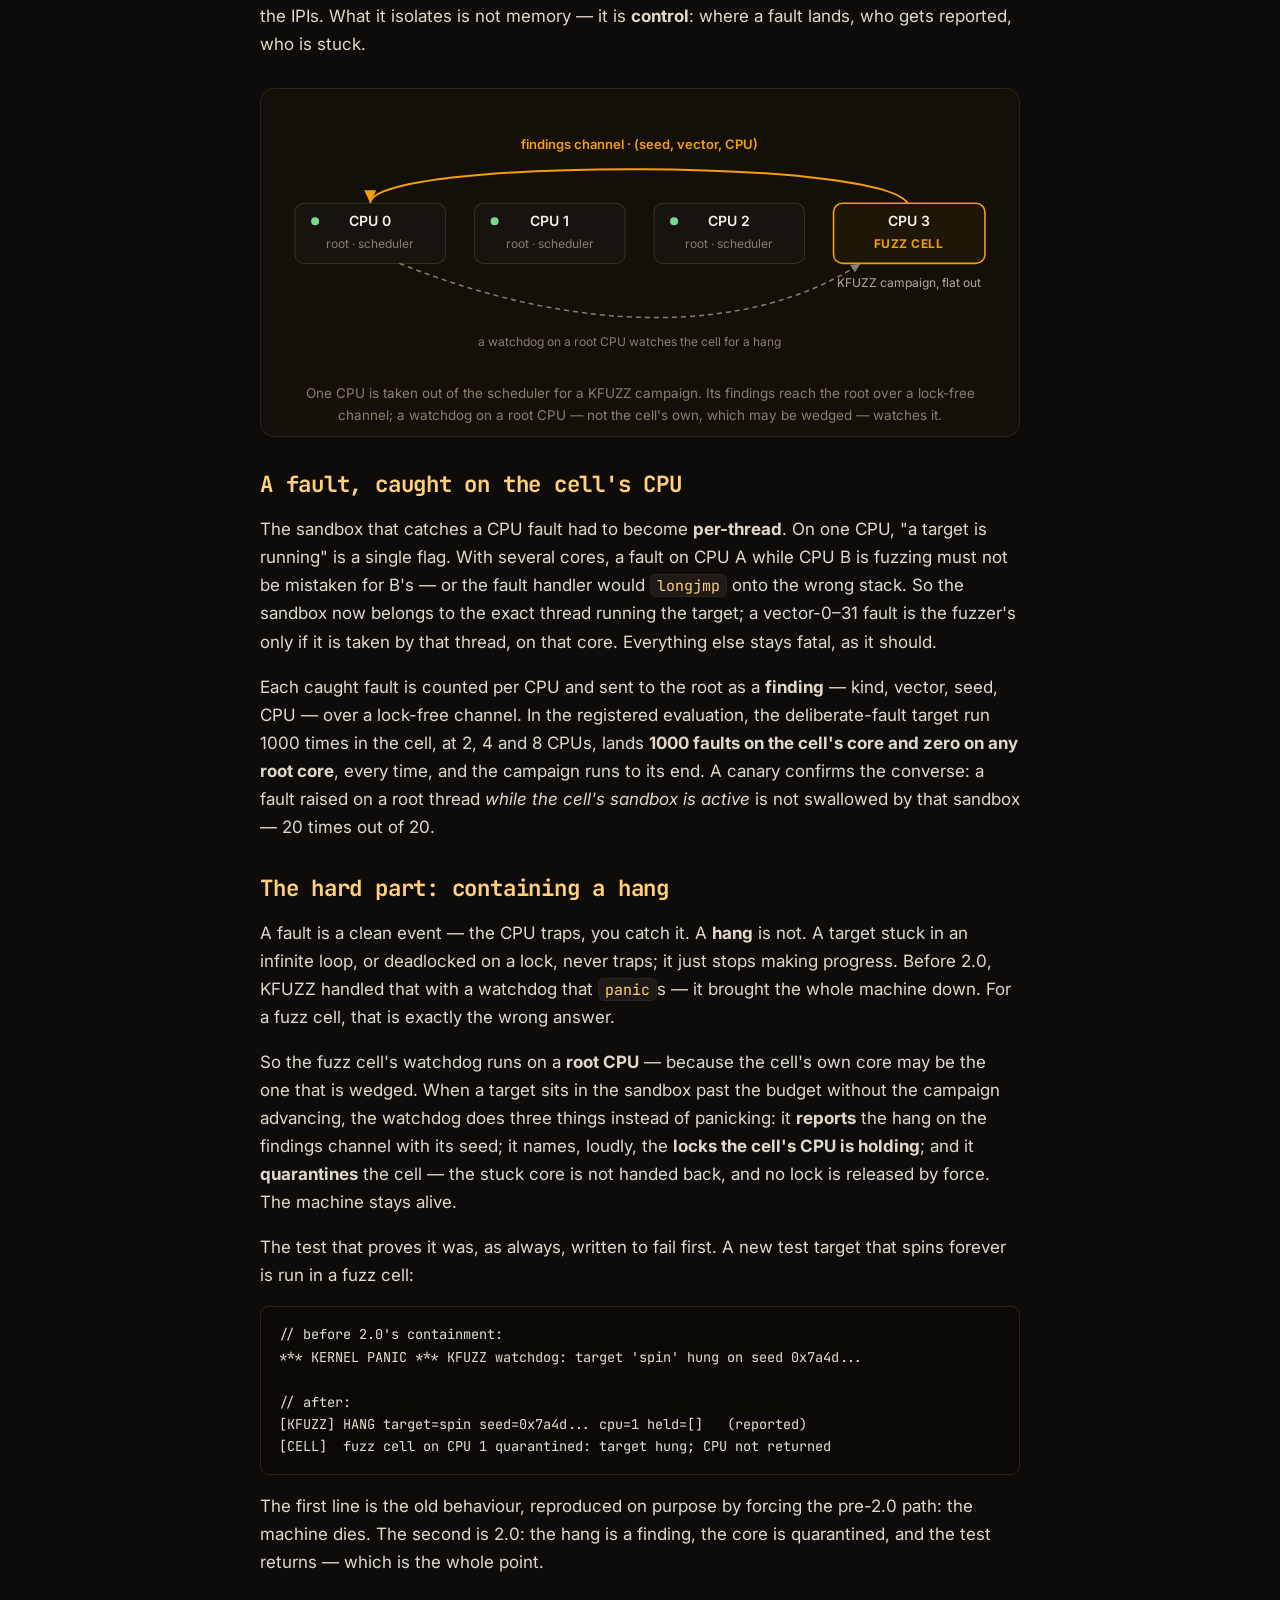
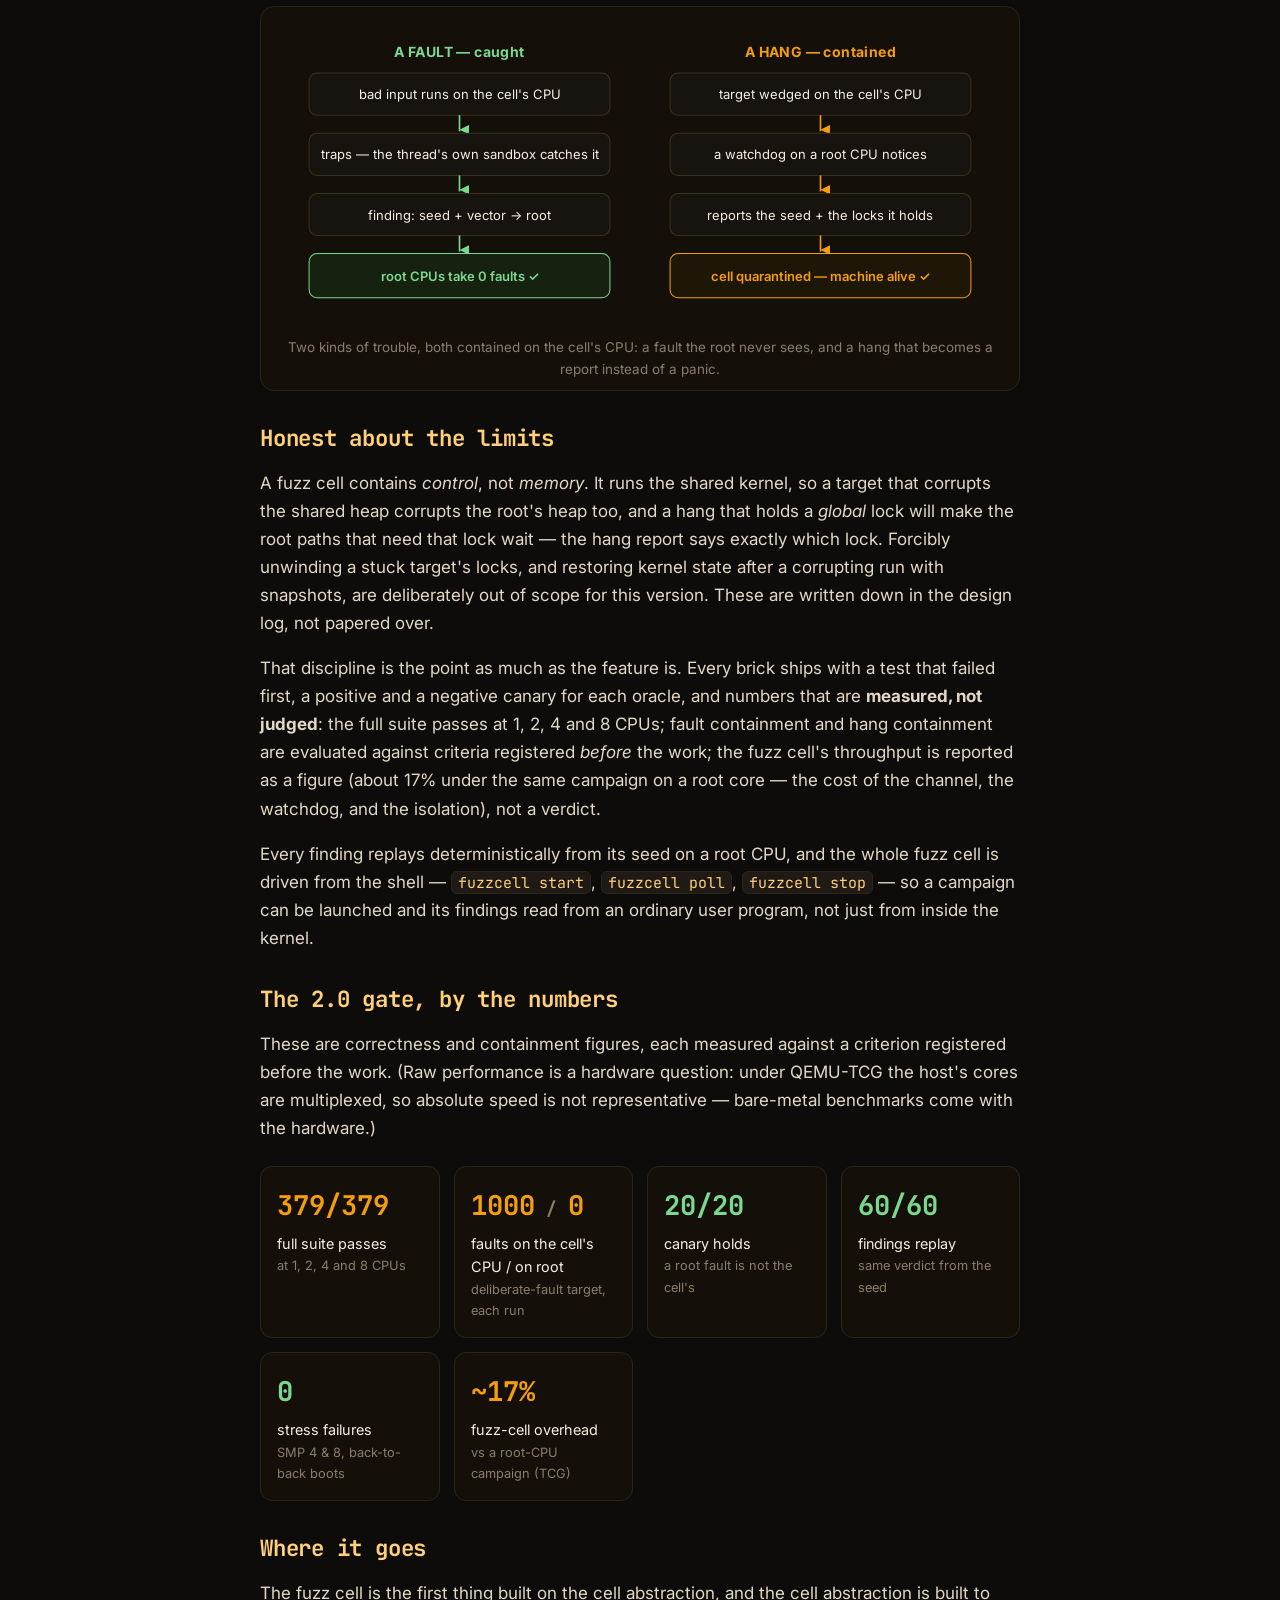
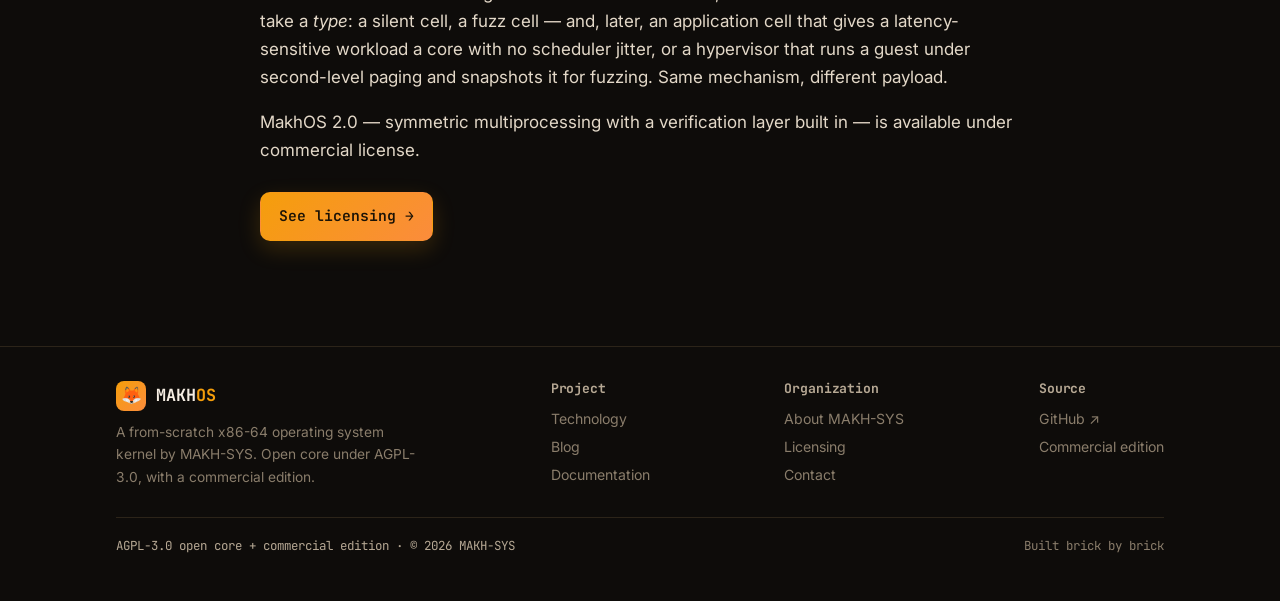
<file: blog-smp.html>
<!DOCTYPE html>
<html lang="en">
<head>
<meta charset="utf-8">
<meta name="viewport" content="width=device-width, initial-scale=1">
<title>Giving the fuzzer its own CPU: the MakhOS fuzz cell — MakhOS</title>
<meta name="description" content="MakhOS 2.0 is symmetric multiprocessing with a purpose: a fuzz cell gives one CPU to the kernel's own fuzzer, and a fault or a hang there is contained on that CPU — reported with its seed and the locks it holds — instead of taking the machine down.">
<link rel="preconnect" href="https://fonts.googleapis.com">
<link rel="preconnect" href="https://fonts.gstatic.com" crossorigin>
<link href="https://fonts.googleapis.com/css2?family=Inter:wght@400;500;600;700&family=JetBrains+Mono:wght@400;500;700&display=swap" rel="stylesheet">
<link rel="stylesheet" href="assets/style.css">
</head>
<body>
<a class="skip" href="#main">Skip to content</a>

<header class="site-header">
  <nav class="nav" aria-label="Primary">
    <a class="brand" href="index.html"><span class="glyph">🦊</span><span>MAKH<b>OS</b></span></a>
    <div class="nav-links">
      <a href="index.html">Home</a>
      <a href="technology.html">Technology</a>
      <a href="blog.html" class="active">Blog</a>
      <a href="docs.html">Docs</a>
      <a href="about.html">About</a>
      <a href="licensing.html" class="cta">Licensing</a>
    </div>
  </nav>
</header>

<main id="main">
<article class="article" style="padding:48px 0">
  <p class="eyebrow"><a href="blog.html" style="color:var(--accent)">← Blog</a> · SMP &amp; MAKH Cells</p>
  <h1>Giving the fuzzer its own CPU: the MakhOS fuzz cell</h1>
  <p class="meta">MakhOS engineering · MakhOS 2.0 (SMP) · commercial edition</p>

  <p>MakhOS 1.x ran on a single CPU. <strong>MakhOS 2.0 is symmetric multiprocessing</strong> — it boots every core the firmware reports and runs one scheduler across all of them, with real lock discipline underneath. That is table stakes. The interesting part is what the extra cores made possible: a way to run the kernel's own fuzzer on a CPU of its own, and to <strong>contain</strong> what it finds — a fault, a broken invariant, or a hang — on that one core, while the rest of the machine keeps working.</p>

  <p>We call it a <strong>fuzz cell</strong>. This post is about why it is hard and how it is built.</p>

  <h2>The starting point: a kernel that fuzzes itself</h2>
  <p>MakhOS already fuzzes its kernel <em>from the inside</em>. <a href="blog-kfuzz.html">KFUZZ</a> runs a sandboxed kernel thread that calls the kernel's own functions — the heap, the page allocator, the filesystem, the network path — with random input, catches the faults that result with an assembly <span class="inline-code">setjmp</span>/<span class="inline-code">longjmp</span> sandbox, and turns each one into a reproducible finding tagged with its seed. On one CPU, that campaign shares time with everything else.</p>

  <p>The question 2.0 asks: what if fuzzing had its <em>own</em> core? Then it could run flat-out without stealing time from real work — and, more importantly, a crash or a hang inside it could be kept off every other core. That is only worth doing if the containment is real. It took the whole SMP stack to get there.</p>

  <h2>The foundation</h2>
  <p>Before a cell can be carved off, the kernel has to be genuinely multi-core and genuinely safe about it. MakhOS 2.0 adds, brick by brick, each with a test written to fail first:</p>
  <ul>
    <li>A fair <strong>ticket spinlock</strong> with lock <em>levels</em> and a lockdep-lite checker that refuses an out-of-order or re-entrant acquire — plus an audit that tags every mutable global with why it is safe.</li>
    <li><strong>APIC-era interrupts</strong>: ACPI (MADT) discovery, the Local and I/O APICs, and a per-CPU timer.</li>
    <li><strong>AP boot</strong>: a 16→32→64-bit trampoline and INIT-SIPI-SIPI to bring every application processor online, each with its own GDT/TSS/IST/GS.</li>
    <li>Cross-CPU <strong>IPIs and a TLB shootdown</strong> that keeps every core's view of the page tables coherent.</li>
    <li>One <strong>SMP scheduler</strong>: a single run queue, a barrier-correct wake-up handshake (validated against a Dekker litmus test), CPU affinity, and per-thread FPU and segment state so a thread survives migration.</li>
    <li>A deterministic <strong>concurrency simulator</strong> that runs the <em>real</em> lock and scheduler code, byte-identical, under a seeded and replayable scheduler, with a KCSAN-lite race detector on top.</li>
  </ul>

  <h2>Carving off a cell</h2>
  <p>With that in place, a <strong>cell</strong> is one CPU taken out of the scheduler. The first kind is a <em>silent cell</em>: its timer tick is masked, it refuses IPIs, and it runs an isolation workload with a deferred, epoch-gated TLB flush — a low-noise core, the OS equivalent of <span class="inline-code">isolcpus</span>/<span class="inline-code">nohz_full</span>.</p>

  <p>The <em>fuzz cell</em> is the second kind, and it is different in one crucial way: it still runs the <strong>shared kernel</strong>. Its targets take the kernel's real locks, allocate from its real heap, and keep the tick and the IPIs. What it isolates is not memory — it is <strong>control</strong>: where a fault lands, who gets reported, who is stuck.</p>

<figure style="margin:30px 0;background:#141009;border:1px solid #2c2419;border-radius:14px;padding:22px 18px 10px">
<svg viewBox="0 0 720 250" role="img" aria-label="Three root CPUs run the scheduler; CPU 3 is a fuzz cell running a KFUZZ campaign that reports findings to the root over a channel, while a watchdog on a root CPU watches it for a hang." style="width:100%;height:auto;font-family:Inter,system-ui,sans-serif">
  <defs>
    <marker id="a" markerWidth="9" markerHeight="9" refX="6.5" refY="3" orient="auto"><path d="M0,0 L6.5,3 L0,6 Z" fill="#f59e0b"/></marker>
    <marker id="g" markerWidth="9" markerHeight="9" refX="6.5" refY="3" orient="auto"><path d="M0,0 L6.5,3 L0,6 Z" fill="#8a7d6b"/></marker>
  </defs>
  <!-- findings channel -->
  <path d="M628,96 C628,46 91,46 91,92" fill="none" stroke="#f59e0b" stroke-width="2" marker-end="url(#a)"/>
  <text x="360" y="38" text-anchor="middle" fill="#f59e0b" font-size="13" font-weight="600">findings channel · (seed, vector, CPU)</text>
  <!-- root CPUs -->
  <g font-size="14">
    <rect x="16"  y="92" width="150" height="60" rx="9" fill="#17130f" stroke="#3a3020"/>
    <rect x="195" y="92" width="150" height="60" rx="9" fill="#17130f" stroke="#3a3020"/>
    <rect x="374" y="92" width="150" height="60" rx="9" fill="#17130f" stroke="#3a3020"/>
    <circle cx="36" cy="110" r="4" fill="#7bd88f"/><circle cx="215" cy="110" r="4" fill="#7bd88f"/><circle cx="394" cy="110" r="4" fill="#7bd88f"/>
    <text x="91"  y="115" text-anchor="middle" fill="#f6eee3" font-weight="600">CPU 0</text>
    <text x="270" y="115" text-anchor="middle" fill="#f6eee3" font-weight="600">CPU 1</text>
    <text x="449" y="115" text-anchor="middle" fill="#f6eee3" font-weight="600">CPU 2</text>
    <text x="91"  y="137" text-anchor="middle" fill="#8a7d6b" font-size="12">root · scheduler</text>
    <text x="270" y="137" text-anchor="middle" fill="#8a7d6b" font-size="12">root · scheduler</text>
    <text x="449" y="137" text-anchor="middle" fill="#8a7d6b" font-size="12">root · scheduler</text>
  </g>
  <!-- fuzz cell -->
  <rect x="553" y="92" width="151" height="60" rx="9" fill="#1e1708" stroke="#f59e0b" stroke-width="1.6"/>
  <text x="628" y="115" text-anchor="middle" fill="#f6eee3" font-size="14" font-weight="600">CPU 3</text>
  <text x="628" y="137" text-anchor="middle" fill="#f59e0b" font-size="12" font-weight="700" letter-spacing="0.5">FUZZ CELL</text>
  <text x="628" y="176" text-anchor="middle" fill="#b6a894" font-size="12">KFUZZ campaign, flat out</text>
  <!-- watchdog -->
  <path d="M120,152 C300,224 470,224 580,152" fill="none" stroke="#8a7d6b" stroke-width="1.5" stroke-dasharray="5 4" marker-end="url(#g)"/>
  <text x="350" y="234" text-anchor="middle" fill="#8a7d6b" font-size="12">a watchdog on a root CPU watches the cell for a hang</text>
</svg>
<figcaption style="color:#8a7d6b;font-size:0.84rem;margin-top:12px;text-align:center">One CPU is taken out of the scheduler for a KFUZZ campaign. Its findings reach the root over a lock-free channel; a watchdog on a root CPU — not the cell's own, which may be wedged — watches it.</figcaption>
</figure>

  <h2>A fault, caught on the cell's CPU</h2>
  <p>The sandbox that catches a CPU fault had to become <strong>per-thread</strong>. On one CPU, "a target is running" is a single flag. With several cores, a fault on CPU&nbsp;A while CPU&nbsp;B is fuzzing must not be mistaken for B's — or the fault handler would <span class="inline-code">longjmp</span> onto the wrong stack. So the sandbox now belongs to the exact thread running the target; a vector-0–31 fault is the fuzzer's only if it is taken by that thread, on that core. Everything else stays fatal, as it should.</p>

  <p>Each caught fault is counted per CPU and sent to the root as a <strong>finding</strong> — kind, vector, seed, CPU — over a lock-free channel. In the registered evaluation, the deliberate-fault target run 1000 times in the cell, at 2, 4 and 8 CPUs, lands <strong>1000 faults on the cell's core and zero on any root core</strong>, every time, and the campaign runs to its end. A canary confirms the converse: a fault raised on a root thread <em>while the cell's sandbox is active</em> is not swallowed by that sandbox — 20 times out of 20.</p>

  <h2>The hard part: containing a hang</h2>
  <p>A fault is a clean event — the CPU traps, you catch it. A <strong>hang</strong> is not. A target stuck in an infinite loop, or deadlocked on a lock, never traps; it just stops making progress. Before 2.0, KFUZZ handled that with a watchdog that <span class="inline-code">panic</span>s — it brought the whole machine down. For a fuzz cell, that is exactly the wrong answer.</p>

  <p>So the fuzz cell's watchdog runs on a <strong>root CPU</strong> — because the cell's own core may be the one that is wedged. When a target sits in the sandbox past the budget without the campaign advancing, the watchdog does three things instead of panicking: it <strong>reports</strong> the hang on the findings channel with its seed; it names, loudly, the <strong>locks the cell's CPU is holding</strong>; and it <strong>quarantines</strong> the cell — the stuck core is not handed back, and no lock is released by force. The machine stays alive.</p>

  <p>The test that proves it was, as always, written to fail first. A new test target that spins forever is run in a fuzz cell:</p>

<pre class="code">// before 2.0's containment:
*** KERNEL PANIC *** KFUZZ watchdog: target 'spin' hung on seed 0x7a4d...

// after:
[KFUZZ] HANG target=spin seed=0x7a4d... cpu=1 held=[]   (reported)
[CELL]  fuzz cell on CPU 1 quarantined: target hung; CPU not returned</pre>

  <p>The first line is the old behaviour, reproduced on purpose by forcing the pre-2.0 path: the machine dies. The second is 2.0: the hang is a finding, the core is quarantined, and the test returns — which is the whole point.</p>

<figure style="margin:30px 0;background:#141009;border:1px solid #2c2419;border-radius:14px;padding:22px 18px 10px">
<svg viewBox="0 0 720 286" role="img" aria-label="A fault on the cell's CPU is caught by that thread's sandbox and reported as a finding, so root CPUs take zero faults. A hang is noticed by a root-CPU watchdog, reported with its seed and held locks, and the cell is quarantined while the machine stays alive." style="width:100%;height:auto;font-family:Inter,system-ui,sans-serif">
  <defs>
    <marker id="d1" markerWidth="9" markerHeight="9" refX="4" refY="6" orient="auto"><path d="M0,0 L6,0 L3,6 Z" fill="#7bd88f"/></marker>
    <marker id="d2" markerWidth="9" markerHeight="9" refX="4" refY="6" orient="auto"><path d="M0,0 L6,0 L3,6 Z" fill="#f59e0b"/></marker>
  </defs>
  <text x="180" y="28" text-anchor="middle" fill="#7bd88f" font-size="14" font-weight="700" letter-spacing="0.4">A FAULT — caught</text>
  <text x="540" y="28" text-anchor="middle" fill="#f59e0b" font-size="14" font-weight="700" letter-spacing="0.4">A HANG — contained</text>
  <g font-size="13" fill="#f6eee3">
    <!-- fault column -->
    <rect x="30"  y="44" width="300" height="42" rx="8" fill="#17130f" stroke="#3a3020"/><text x="180" y="70" text-anchor="middle">bad input runs on the cell's CPU</text>
    <line x1="180" y1="86" x2="180" y2="102" stroke="#7bd88f" stroke-width="1.6" marker-end="url(#d1)"/>
    <rect x="30"  y="104" width="300" height="42" rx="8" fill="#17130f" stroke="#3a3020"/><text x="180" y="130" text-anchor="middle">traps — the thread's own sandbox catches it</text>
    <line x1="180" y1="146" x2="180" y2="162" stroke="#7bd88f" stroke-width="1.6" marker-end="url(#d1)"/>
    <rect x="30"  y="164" width="300" height="42" rx="8" fill="#17130f" stroke="#3a3020"/><text x="180" y="190" text-anchor="middle">finding: seed + vector → root</text>
    <line x1="180" y1="206" x2="180" y2="222" stroke="#7bd88f" stroke-width="1.6" marker-end="url(#d1)"/>
    <rect x="30"  y="224" width="300" height="44" rx="8" fill="#16210f" stroke="#7bd88f"/><text x="180" y="251" text-anchor="middle" fill="#7bd88f" font-weight="600">root CPUs take 0 faults ✓</text>
    <!-- hang column -->
    <rect x="390" y="44" width="300" height="42" rx="8" fill="#17130f" stroke="#3a3020"/><text x="540" y="70" text-anchor="middle">target wedged on the cell's CPU</text>
    <line x1="540" y1="86" x2="540" y2="102" stroke="#f59e0b" stroke-width="1.6" marker-end="url(#d2)"/>
    <rect x="390" y="104" width="300" height="42" rx="8" fill="#17130f" stroke="#3a3020"/><text x="540" y="130" text-anchor="middle">a watchdog on a root CPU notices</text>
    <line x1="540" y1="146" x2="540" y2="162" stroke="#f59e0b" stroke-width="1.6" marker-end="url(#d2)"/>
    <rect x="390" y="164" width="300" height="42" rx="8" fill="#17130f" stroke="#3a3020"/><text x="540" y="190" text-anchor="middle">reports the seed + the locks it holds</text>
    <line x1="540" y1="206" x2="540" y2="222" stroke="#f59e0b" stroke-width="1.6" marker-end="url(#d2)"/>
    <rect x="390" y="224" width="300" height="44" rx="8" fill="#1e1708" stroke="#f59e0b"/><text x="540" y="251" text-anchor="middle" fill="#f59e0b" font-weight="600">cell quarantined — machine alive ✓</text>
  </g>
</svg>
<figcaption style="color:#8a7d6b;font-size:0.84rem;margin-top:12px;text-align:center">Two kinds of trouble, both contained on the cell's CPU: a fault the root never sees, and a hang that becomes a report instead of a panic.</figcaption>
</figure>

  <h2>Honest about the limits</h2>
  <p>A fuzz cell contains <em>control</em>, not <em>memory</em>. It runs the shared kernel, so a target that corrupts the shared heap corrupts the root's heap too, and a hang that holds a <em>global</em> lock will make the root paths that need that lock wait — the hang report says exactly which lock. Forcibly unwinding a stuck target's locks, and restoring kernel state after a corrupting run with snapshots, are deliberately out of scope for this version. These are written down in the design log, not papered over.</p>

  <p>That discipline is the point as much as the feature is. Every brick ships with a test that failed first, a positive and a negative canary for each oracle, and numbers that are <strong>measured, not judged</strong>: the full suite passes at 1, 2, 4 and 8 CPUs; fault containment and hang containment are evaluated against criteria registered <em>before</em> the work; the fuzz cell's throughput is reported as a figure (about 17% under the same campaign on a root core — the cost of the channel, the watchdog, and the isolation), not a verdict.</p>

  <p>Every finding replays deterministically from its seed on a root CPU, and the whole fuzz cell is driven from the shell — <span class="inline-code">fuzzcell start</span>, <span class="inline-code">fuzzcell poll</span>, <span class="inline-code">fuzzcell stop</span> — so a campaign can be launched and its findings read from an ordinary user program, not just from inside the kernel.</p>

  <h2>The 2.0 gate, by the numbers</h2>
  <p>These are correctness and containment figures, each measured against a criterion registered before the work. (Raw performance is a hardware question: under QEMU-TCG the host's cores are multiplexed, so absolute speed is not representative — bare-metal benchmarks come with the hardware.)</p>

  <div style="display:grid;grid-template-columns:repeat(auto-fit,minmax(150px,1fr));gap:14px;margin:24px 0 8px">
    <div style="background:#141009;border:1px solid #2c2419;border-radius:12px;padding:16px">
      <div style="font-family:'JetBrains Mono',monospace;font-size:1.7rem;font-weight:700;color:#f59e0b">379/379</div>
      <div style="color:#f6eee3;font-size:0.9rem;margin-top:4px">full suite passes</div>
      <div style="color:#8a7d6b;font-size:0.8rem">at 1, 2, 4 and 8 CPUs</div>
    </div>
    <div style="background:#141009;border:1px solid #2c2419;border-radius:12px;padding:16px">
      <div style="font-family:'JetBrains Mono',monospace;font-size:1.7rem;font-weight:700;color:#f59e0b">1000<span style="color:#8a7d6b;font-size:1.1rem"> / </span>0</div>
      <div style="color:#f6eee3;font-size:0.9rem;margin-top:4px">faults on the cell's CPU / on root</div>
      <div style="color:#8a7d6b;font-size:0.8rem">deliberate-fault target, each run</div>
    </div>
    <div style="background:#141009;border:1px solid #2c2419;border-radius:12px;padding:16px">
      <div style="font-family:'JetBrains Mono',monospace;font-size:1.7rem;font-weight:700;color:#7bd88f">20/20</div>
      <div style="color:#f6eee3;font-size:0.9rem;margin-top:4px">canary holds</div>
      <div style="color:#8a7d6b;font-size:0.8rem">a root fault is not the cell's</div>
    </div>
    <div style="background:#141009;border:1px solid #2c2419;border-radius:12px;padding:16px">
      <div style="font-family:'JetBrains Mono',monospace;font-size:1.7rem;font-weight:700;color:#7bd88f">60/60</div>
      <div style="color:#f6eee3;font-size:0.9rem;margin-top:4px">findings replay</div>
      <div style="color:#8a7d6b;font-size:0.8rem">same verdict from the seed</div>
    </div>
    <div style="background:#141009;border:1px solid #2c2419;border-radius:12px;padding:16px">
      <div style="font-family:'JetBrains Mono',monospace;font-size:1.7rem;font-weight:700;color:#7bd88f">0</div>
      <div style="color:#f6eee3;font-size:0.9rem;margin-top:4px">stress failures</div>
      <div style="color:#8a7d6b;font-size:0.8rem">SMP 4 &amp; 8, back-to-back boots</div>
    </div>
    <div style="background:#141009;border:1px solid #2c2419;border-radius:12px;padding:16px">
      <div style="font-family:'JetBrains Mono',monospace;font-size:1.7rem;font-weight:700;color:#f59e0b">~17%</div>
      <div style="color:#f6eee3;font-size:0.9rem;margin-top:4px">fuzz-cell overhead</div>
      <div style="color:#8a7d6b;font-size:0.8rem">vs a root-CPU campaign (TCG)</div>
    </div>
  </div>

  <h2>Where it goes</h2>
  <p>The fuzz cell is the first thing built on the cell abstraction, and the cell abstraction is built to take a <em>type</em>: a silent cell, a fuzz cell — and, later, an application cell that gives a latency-sensitive workload a core with no scheduler jitter, or a hypervisor that runs a guest under second-level paging and snapshots it for fuzzing. Same mechanism, different payload.</p>

  <p>MakhOS 2.0 — symmetric multiprocessing with a verification layer built in — is available under commercial license.</p>

  <p style="margin-top:28px"><a class="btn btn-primary" href="licensing.html">See licensing →</a></p>

</article>
</main>

<footer class="site-footer">
  <div class="wrap">
    <div class="footer-grid">
      <div class="footer-col" style="max-width:300px">
        <div class="brand" style="margin-bottom:10px"><span class="glyph">🦊</span><span>MAKH<b>OS</b></span></div>
        <p style="color:var(--faint);font-size:0.86rem;margin:0">A from-scratch x86-64 operating system kernel by MAKH-SYS. Open core under AGPL-3.0, with a commercial edition.</p>
      </div>
      <div class="footer-col"><h4>Project</h4><a href="technology.html">Technology</a><a href="blog.html">Blog</a><a href="docs.html">Documentation</a></div>
      <div class="footer-col"><h4>Organization</h4><a href="about.html">About MAKH-SYS</a><a href="licensing.html">Licensing</a><a href="about.html#contact">Contact</a></div>
      <div class="footer-col"><h4>Source</h4><a href="https://github.com/medaminkh-dev/MAKH" target="_blank" rel="noopener">GitHub ↗</a><a href="licensing.html">Commercial edition</a></div>
    </div>
    <div class="footer-bottom">
      <span class="lic">AGPL-3.0 open core + commercial edition · © 2026 MAKH-SYS</span>
      <span>Built brick by brick</span>
    </div>
  </div>
</footer>

</body>
</html>
</file>
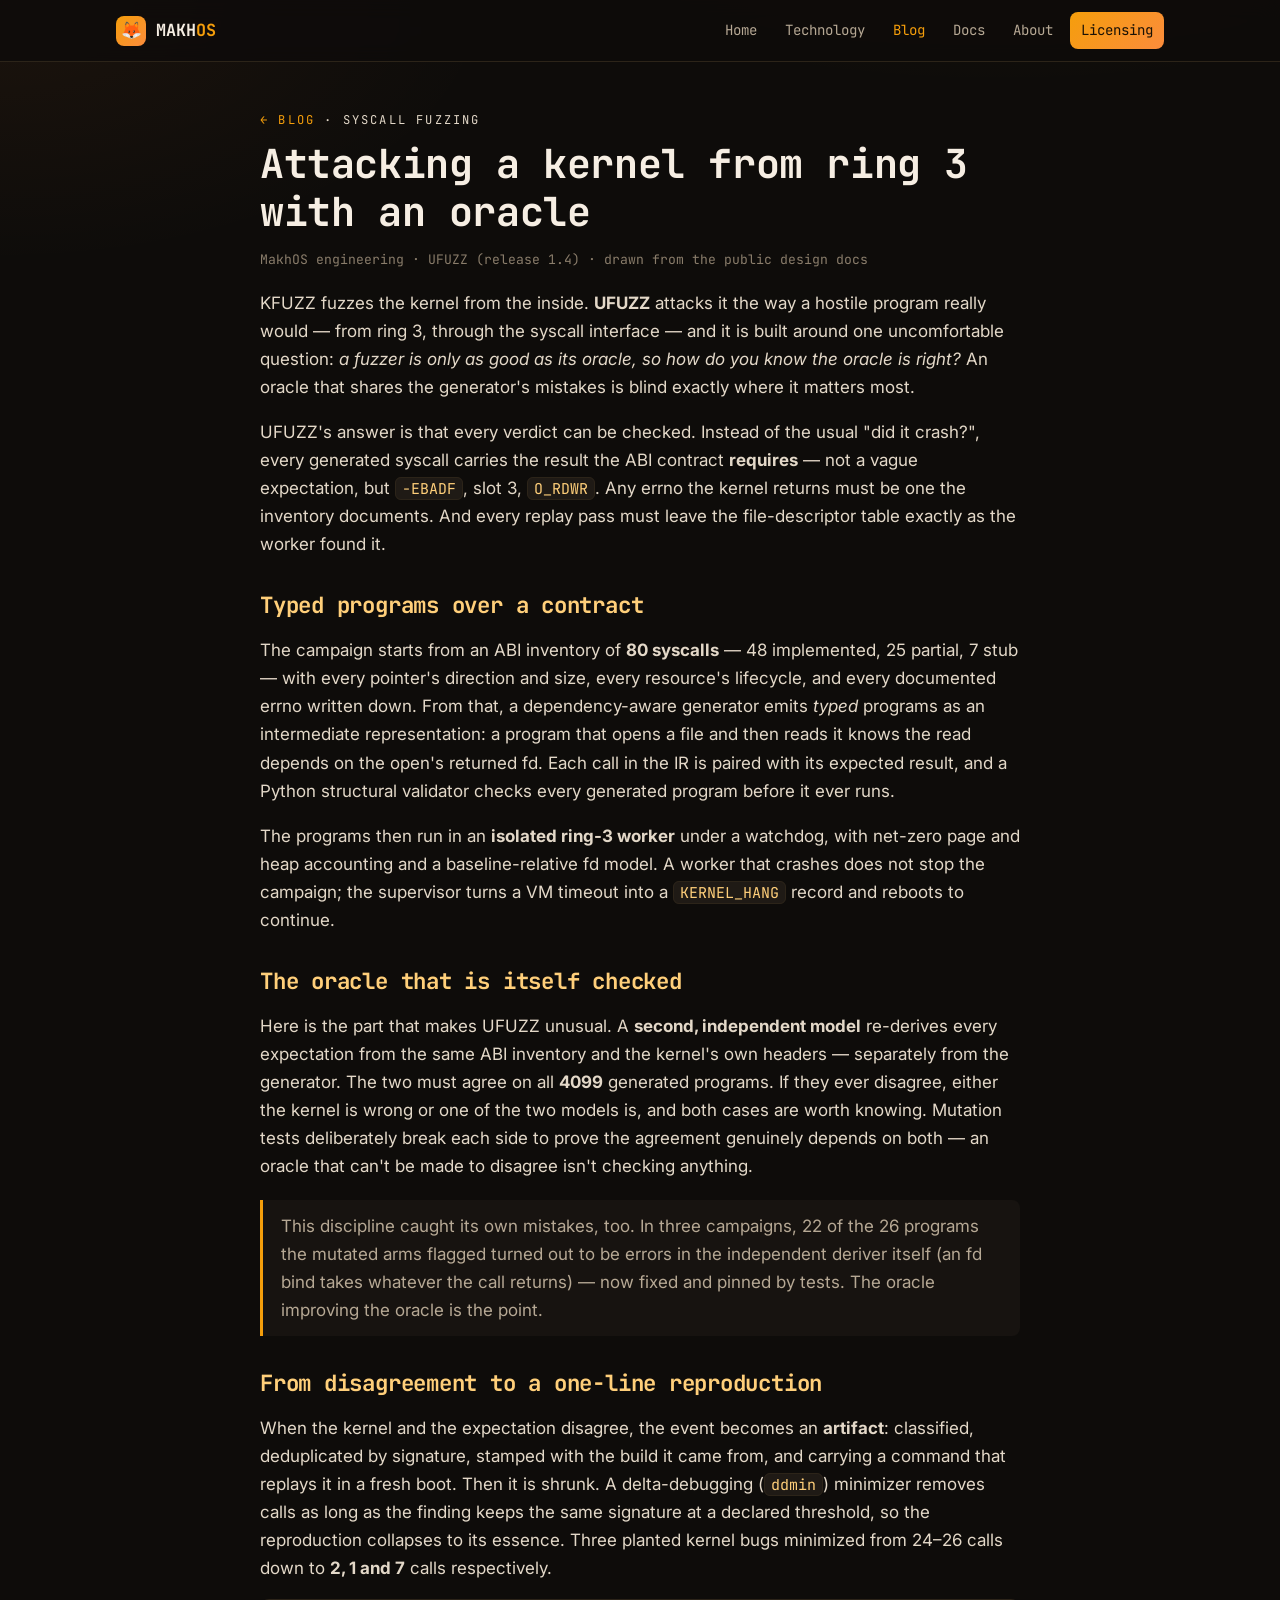
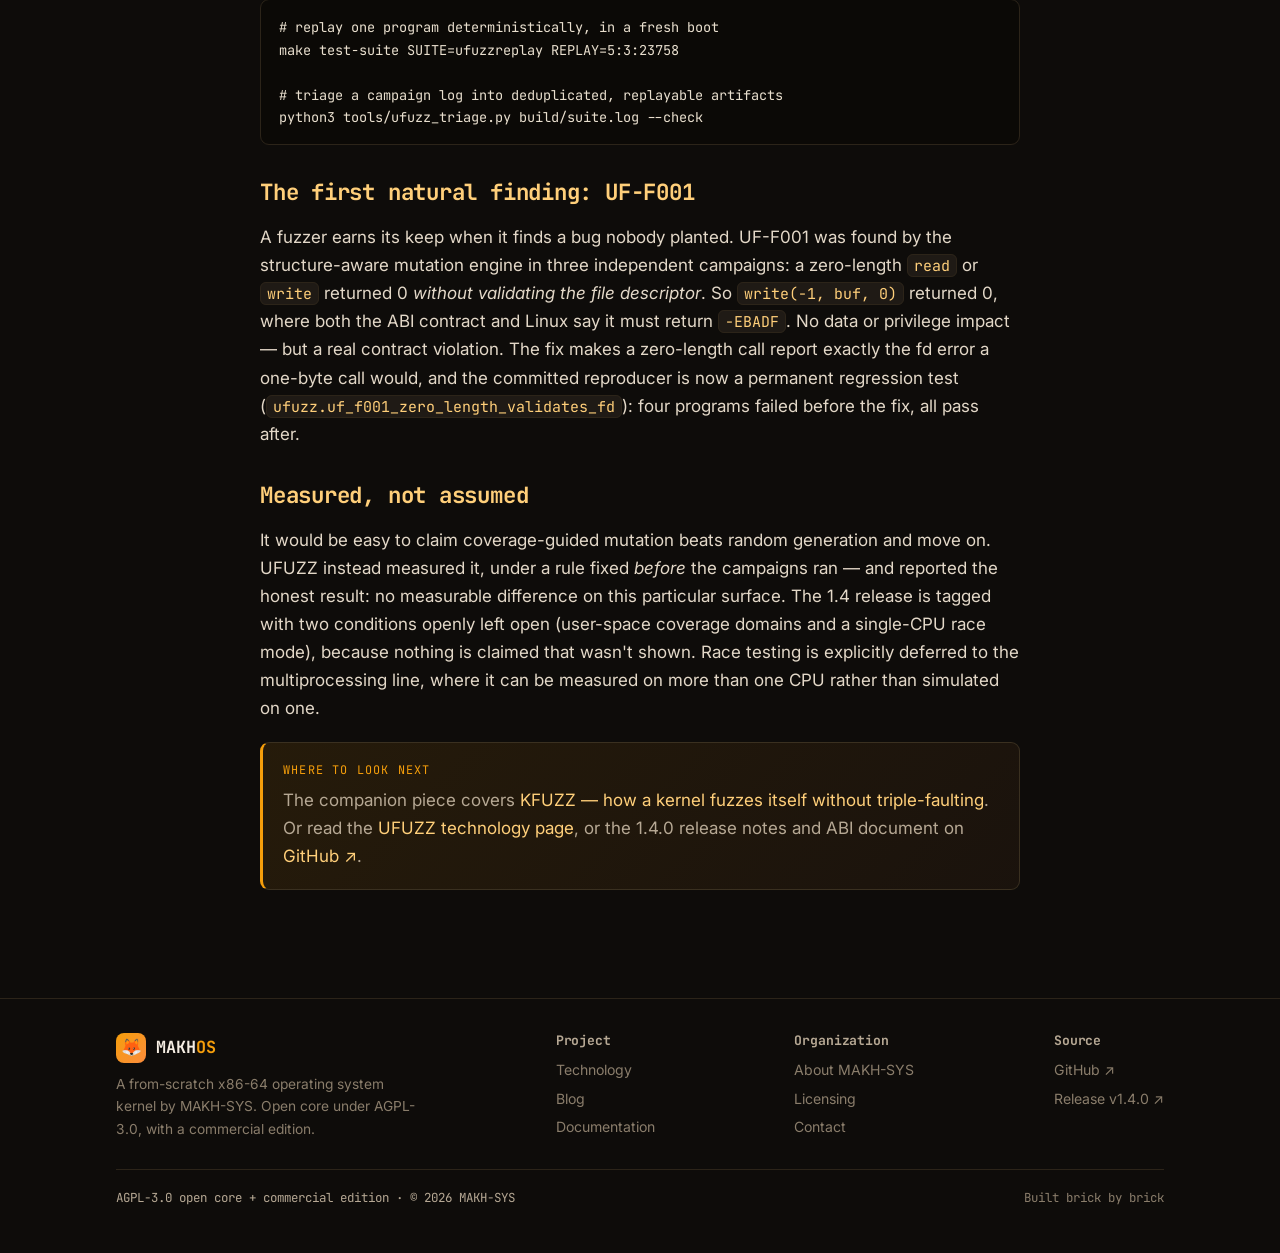
<file: blog-ufuzz.html>
<!DOCTYPE html>
<html lang="en">
<head>
<meta charset="utf-8">
<meta name="viewport" content="width=device-width, initial-scale=1">
<title>Attacking a kernel from ring 3 with an oracle — MakhOS</title>
<meta name="description" content="Inside UFUZZ, the ring-3 syscall fuzzer in MakhOS: typed syscall programs over an 80-call ABI contract, an oracle that is itself re-derived by an independent model, and a path from disagreement to a minimized, replayable finding.">
<link rel="preconnect" href="https://fonts.googleapis.com">
<link rel="preconnect" href="https://fonts.gstatic.com" crossorigin>
<link href="https://fonts.googleapis.com/css2?family=Inter:wght@400;500;600;700&family=JetBrains+Mono:wght@400;500;700&display=swap" rel="stylesheet">
<link rel="stylesheet" href="assets/style.css">
</head>
<body>
<a class="skip" href="#main">Skip to content</a>

<header class="site-header">
  <nav class="nav" aria-label="Primary">
    <a class="brand" href="index.html"><span class="glyph">🦊</span><span>MAKH<b>OS</b></span></a>
    <div class="nav-links">
      <a href="index.html">Home</a>
      <a href="technology.html">Technology</a>
      <a href="blog.html" class="active">Blog</a>
      <a href="docs.html">Docs</a>
      <a href="about.html">About</a>
      <a href="licensing.html" class="cta">Licensing</a>
    </div>
  </nav>
</header>

<main id="main">
<article class="article" style="padding:48px 0">
  <p class="eyebrow"><a href="blog.html" style="color:var(--accent)">← Blog</a> · Syscall fuzzing</p>
  <h1>Attacking a kernel from ring 3 with an oracle</h1>
  <p class="meta">MakhOS engineering · UFUZZ (release 1.4) · drawn from the public design docs</p>

  <p>KFUZZ fuzzes the kernel from the inside. <strong>UFUZZ</strong> attacks it the way a hostile program really would — from ring 3, through the syscall interface — and it is built around one uncomfortable question: <em>a fuzzer is only as good as its oracle, so how do you know the oracle is right?</em> An oracle that shares the generator's mistakes is blind exactly where it matters most.</p>

  <p>UFUZZ's answer is that every verdict can be checked. Instead of the usual "did it crash?", every generated syscall carries the result the ABI contract <strong>requires</strong> — not a vague expectation, but <span class="inline-code">-EBADF</span>, slot 3, <span class="inline-code">O_RDWR</span>. Any errno the kernel returns must be one the inventory documents. And every replay pass must leave the file-descriptor table exactly as the worker found it.</p>

  <h2>Typed programs over a contract</h2>
  <p>The campaign starts from an ABI inventory of <strong>80 syscalls</strong> — 48 implemented, 25 partial, 7 stub — with every pointer's direction and size, every resource's lifecycle, and every documented errno written down. From that, a dependency-aware generator emits <em>typed</em> programs as an intermediate representation: a program that opens a file and then reads it knows the read depends on the open's returned fd. Each call in the IR is paired with its expected result, and a Python structural validator checks every generated program before it ever runs.</p>

  <p>The programs then run in an <strong>isolated ring-3 worker</strong> under a watchdog, with net-zero page and heap accounting and a baseline-relative fd model. A worker that crashes does not stop the campaign; the supervisor turns a VM timeout into a <span class="inline-code">KERNEL_HANG</span> record and reboots to continue.</p>

  <h2>The oracle that is itself checked</h2>
  <p>Here is the part that makes UFUZZ unusual. A <strong>second, independent model</strong> re-derives every expectation from the same ABI inventory and the kernel's own headers — separately from the generator. The two must agree on all <strong>4099</strong> generated programs. If they ever disagree, either the kernel is wrong or one of the two models is, and both cases are worth knowing. Mutation tests deliberately break each side to prove the agreement genuinely depends on both — an oracle that can't be made to disagree isn't checking anything.</p>

  <blockquote>This discipline caught its own mistakes, too. In three campaigns, 22 of the 26 programs the mutated arms flagged turned out to be errors in the independent deriver itself (an fd bind takes whatever the call returns) — now fixed and pinned by tests. The oracle improving the oracle is the point.</blockquote>

  <h2>From disagreement to a one-line reproduction</h2>
  <p>When the kernel and the expectation disagree, the event becomes an <strong>artifact</strong>: classified, deduplicated by signature, stamped with the build it came from, and carrying a command that replays it in a fresh boot. Then it is shrunk. A delta-debugging (<span class="inline-code">ddmin</span>) minimizer removes calls as long as the finding keeps the same signature at a declared threshold, so the reproduction collapses to its essence. Three planted kernel bugs minimized from 24–26 calls down to <strong>2, 1 and 7</strong> calls respectively.</p>

<pre class="code"># replay one program deterministically, in a fresh boot
make test-suite SUITE=ufuzzreplay REPLAY=5:3:23758

# triage a campaign log into deduplicated, replayable artifacts
python3 tools/ufuzz_triage.py build/suite.log --check</pre>

  <h2>The first natural finding: UF-F001</h2>
  <p>A fuzzer earns its keep when it finds a bug nobody planted. UF-F001 was found by the structure-aware mutation engine in three independent campaigns: a zero-length <span class="inline-code">read</span> or <span class="inline-code">write</span> returned 0 <em>without validating the file descriptor</em>. So <span class="inline-code">write(-1, buf, 0)</span> returned 0, where both the ABI contract and Linux say it must return <span class="inline-code">-EBADF</span>. No data or privilege impact — but a real contract violation. The fix makes a zero-length call report exactly the fd error a one-byte call would, and the committed reproducer is now a permanent regression test (<span class="inline-code">ufuzz.uf_f001_zero_length_validates_fd</span>): four programs failed before the fix, all pass after.</p>

  <h2>Measured, not assumed</h2>
  <p>It would be easy to claim coverage-guided mutation beats random generation and move on. UFUZZ instead measured it, under a rule fixed <em>before</em> the campaigns ran — and reported the honest result: no measurable difference on this particular surface. The 1.4 release is tagged with two conditions openly left open (user-space coverage domains and a single-CPU race mode), because nothing is claimed that wasn't shown. Race testing is explicitly deferred to the multiprocessing line, where it can be measured on more than one CPU rather than simulated on one.</p>

  <div class="callout">
    <div class="label">Where to look next</div>
    <p style="margin:0;color:var(--muted)">The companion piece covers <a href="blog-kfuzz.html">KFUZZ — how a kernel fuzzes itself without triple-faulting</a>. Or read the <a href="technology.html#ufuzz">UFUZZ technology page</a>, or the 1.4.0 release notes and ABI document on <a href="https://github.com/medaminkh-dev/MAKH/blob/main/docs/RELEASE_1.4.0.md" target="_blank" rel="noopener">GitHub ↗</a>.</p>
  </div>
</article>
</main>

<footer class="site-footer">
  <div class="wrap">
    <div class="footer-grid">
      <div class="footer-col" style="max-width:300px">
        <div class="brand" style="margin-bottom:10px"><span class="glyph">🦊</span><span>MAKH<b>OS</b></span></div>
        <p style="color:var(--faint);font-size:0.86rem;margin:0">A from-scratch x86-64 operating system kernel by MAKH-SYS. Open core under AGPL-3.0, with a commercial edition.</p>
      </div>
      <div class="footer-col"><h4>Project</h4><a href="technology.html">Technology</a><a href="blog.html">Blog</a><a href="docs.html">Documentation</a></div>
      <div class="footer-col"><h4>Organization</h4><a href="about.html">About MAKH-SYS</a><a href="licensing.html">Licensing</a><a href="about.html#contact">Contact</a></div>
      <div class="footer-col"><h4>Source</h4><a href="https://github.com/medaminkh-dev/MAKH" target="_blank" rel="noopener">GitHub ↗</a><a href="https://github.com/medaminkh-dev/MAKH/releases/tag/v1.4.0" target="_blank" rel="noopener">Release v1.4.0 ↗</a></div>
    </div>
    <div class="footer-bottom">
      <span class="lic">AGPL-3.0 open core + commercial edition · © 2026 MAKH-SYS</span>
      <span>Built brick by brick</span>
    </div>
  </div>
</footer>

</body>
</html>
</file>
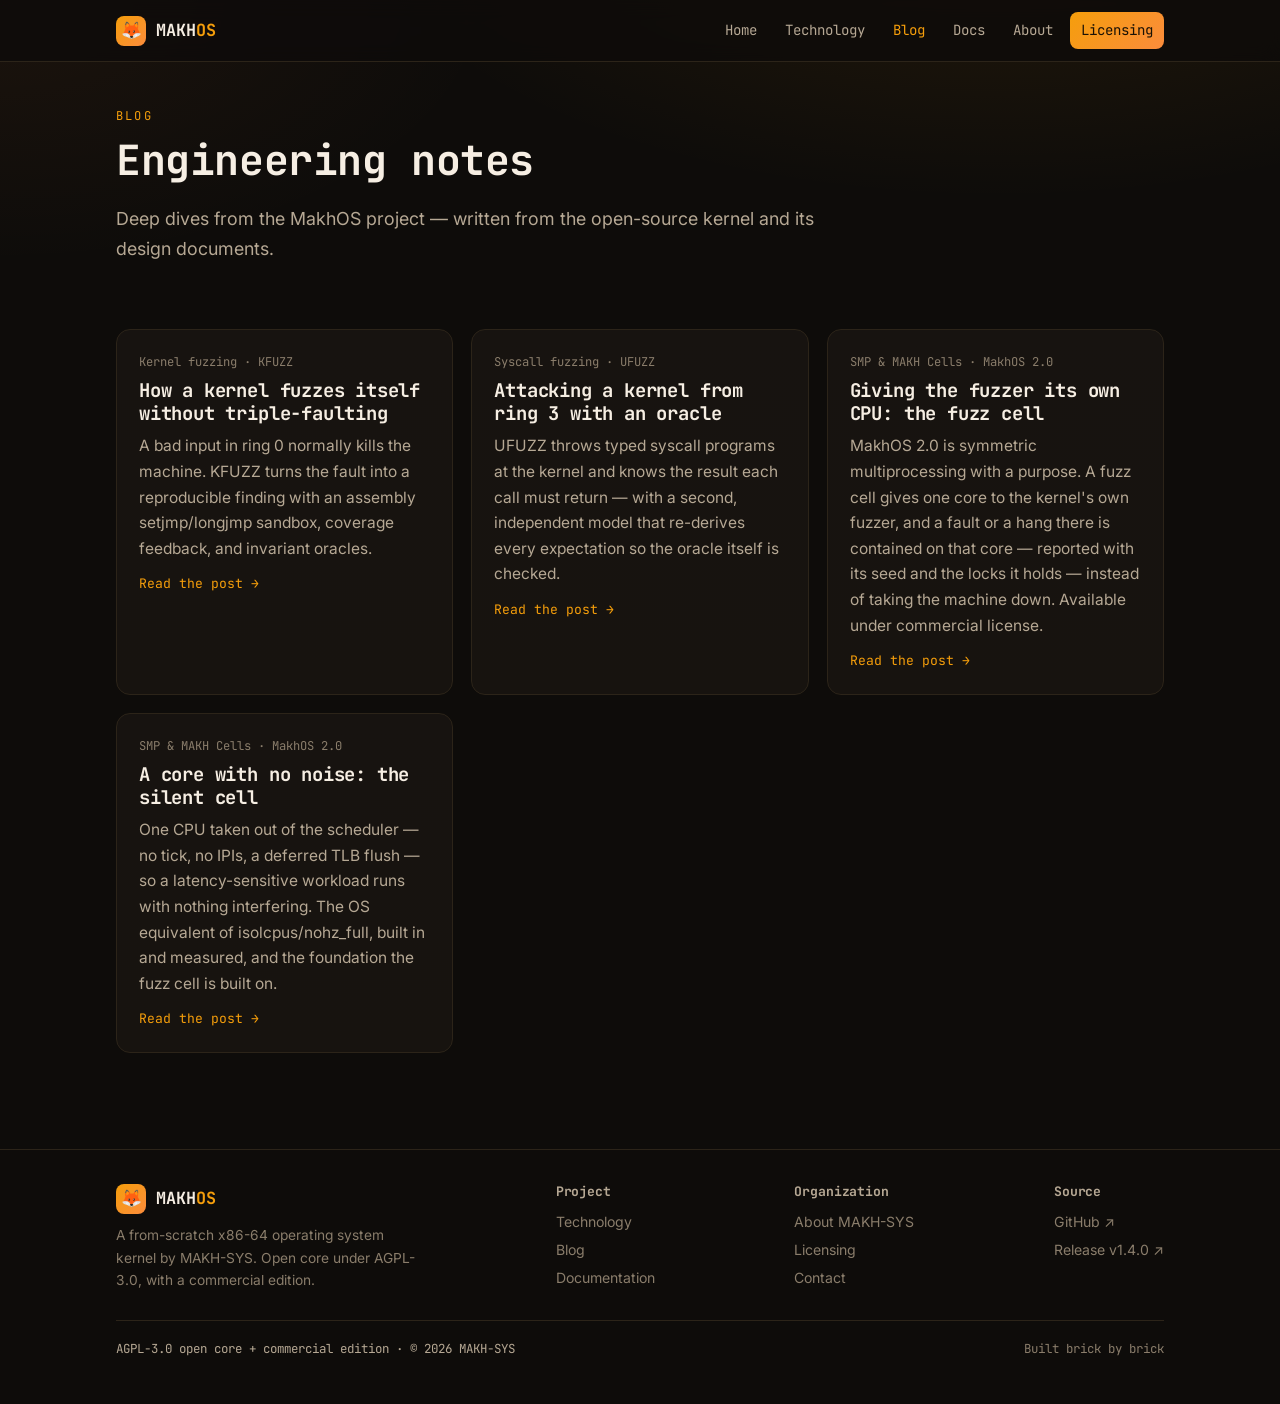
<file: blog.html>
<!DOCTYPE html>
<html lang="en">
<head>
<meta charset="utf-8">
<meta name="viewport" content="width=device-width, initial-scale=1">
<title>Blog — MakhOS</title>
<meta name="description" content="Engineering write-ups from the MakhOS project: how a kernel fuzzes itself from ring 0 without triple-faulting, and how UFUZZ attacks the kernel from ring 3 with a checked oracle.">
<link rel="preconnect" href="https://fonts.googleapis.com">
<link rel="preconnect" href="https://fonts.gstatic.com" crossorigin>
<link href="https://fonts.googleapis.com/css2?family=Inter:wght@400;500;600;700&family=JetBrains+Mono:wght@400;500;700&display=swap" rel="stylesheet">
<link rel="stylesheet" href="assets/style.css">
</head>
<body>
<a class="skip" href="#main">Skip to content</a>

<header class="site-header">
  <nav class="nav" aria-label="Primary">
    <a class="brand" href="index.html"><span class="glyph">🦊</span><span>MAKH<b>OS</b></span></a>
    <div class="nav-links">
      <a href="index.html">Home</a>
      <a href="technology.html">Technology</a>
      <a href="blog.html" class="active">Blog</a>
      <a href="docs.html">Docs</a>
      <a href="about.html">About</a>
      <a href="licensing.html" class="cta">Licensing</a>
    </div>
  </nav>
</header>

<main id="main">

<section class="section-tight" style="padding-top:44px">
  <div class="wrap">
    <p class="eyebrow">Blog</p>
    <h1 style="font-size:clamp(1.8rem,4.6vw,2.6rem);margin:6px 0 10px">Engineering notes</h1>
    <p class="lead">Deep dives from the MakhOS project — written from the open-source kernel and its design documents.</p>
  </div>
</section>

<section style="padding-top:12px">
  <div class="wrap">
    <div class="grid grid-3">

      <a class="card post-card" href="blog-kfuzz.html">
        <div class="meta">Kernel fuzzing · KFUZZ</div>
        <h3>How a kernel fuzzes itself without triple-faulting</h3>
        <p>A bad input in ring 0 normally kills the machine. KFUZZ turns the fault into a reproducible finding with an assembly setjmp/longjmp sandbox, coverage feedback, and invariant oracles.</p>
        <span class="more">Read the post →</span>
      </a>

      <a class="card post-card" href="blog-ufuzz.html">
        <div class="meta">Syscall fuzzing · UFUZZ</div>
        <h3>Attacking a kernel from ring 3 with an oracle</h3>
        <p>UFUZZ throws typed syscall programs at the kernel and knows the result each call must return — with a second, independent model that re-derives every expectation so the oracle itself is checked.</p>
        <span class="more">Read the post →</span>
      </a>

      <a class="card post-card" href="blog-smp.html">
        <div class="meta">SMP &amp; MAKH Cells · MakhOS 2.0</div>
        <h3>Giving the fuzzer its own CPU: the fuzz cell</h3>
        <p>MakhOS 2.0 is symmetric multiprocessing with a purpose. A fuzz cell gives one core to the kernel's own fuzzer, and a fault or a hang there is contained on that core — reported with its seed and the locks it holds — instead of taking the machine down. Available under commercial license.</p>
        <span class="more">Read the post →</span>
      </a>

      <a class="card post-card" href="blog-silent.html">
        <div class="meta">SMP &amp; MAKH Cells · MakhOS 2.0</div>
        <h3>A core with no noise: the silent cell</h3>
        <p>One CPU taken out of the scheduler — no tick, no IPIs, a deferred TLB flush — so a latency-sensitive workload runs with nothing interfering. The OS equivalent of isolcpus/nohz_full, built in and measured, and the foundation the fuzz cell is built on.</p>
        <span class="more">Read the post →</span>
      </a>

    </div>
  </div>
</section>

</main>

<footer class="site-footer">
  <div class="wrap">
    <div class="footer-grid">
      <div class="footer-col" style="max-width:300px">
        <div class="brand" style="margin-bottom:10px"><span class="glyph">🦊</span><span>MAKH<b>OS</b></span></div>
        <p style="color:var(--faint);font-size:0.86rem;margin:0">A from-scratch x86-64 operating system kernel by MAKH-SYS. Open core under AGPL-3.0, with a commercial edition.</p>
      </div>
      <div class="footer-col"><h4>Project</h4><a href="technology.html">Technology</a><a href="blog.html">Blog</a><a href="docs.html">Documentation</a></div>
      <div class="footer-col"><h4>Organization</h4><a href="about.html">About MAKH-SYS</a><a href="licensing.html">Licensing</a><a href="about.html#contact">Contact</a></div>
      <div class="footer-col"><h4>Source</h4><a href="https://github.com/medaminkh-dev/MAKH" target="_blank" rel="noopener">GitHub ↗</a><a href="https://github.com/medaminkh-dev/MAKH/releases/tag/v1.4.0" target="_blank" rel="noopener">Release v1.4.0 ↗</a></div>
    </div>
    <div class="footer-bottom">
      <span class="lic">AGPL-3.0 open core + commercial edition · © 2026 MAKH-SYS</span>
      <span>Built brick by brick</span>
    </div>
  </div>
</footer>

</body>
</html>
</file>
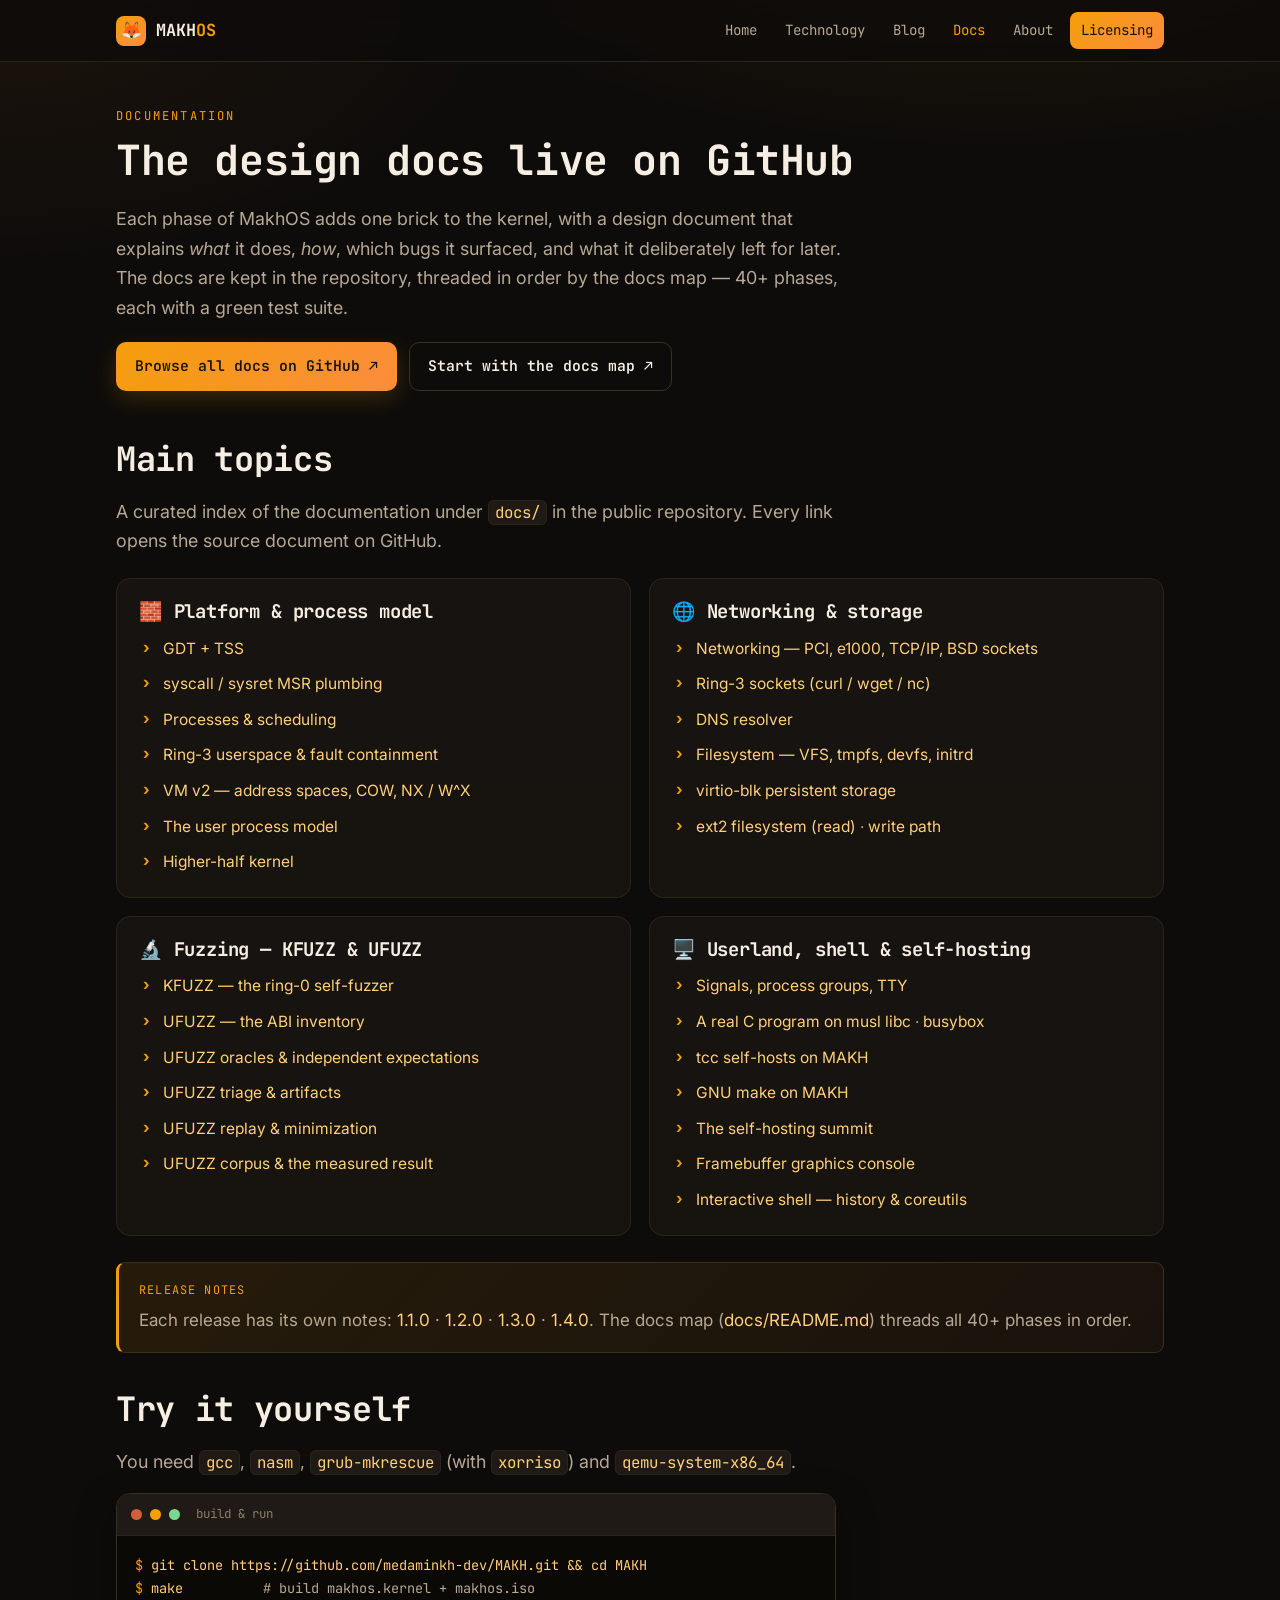
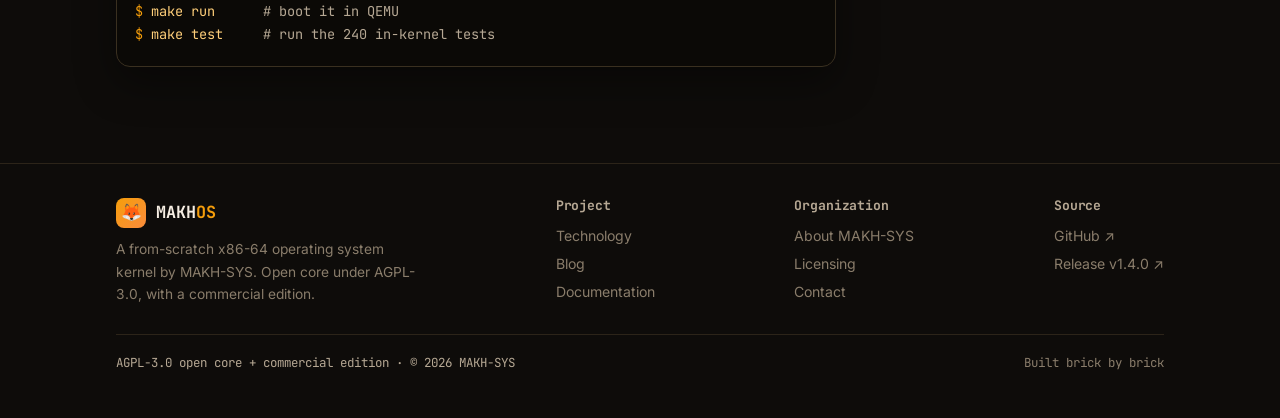
<file: docs.html>
<!DOCTYPE html>
<html lang="en">
<head>
<meta charset="utf-8">
<meta name="viewport" content="width=device-width, initial-scale=1">
<title>Documentation — MakhOS</title>
<meta name="description" content="The MakhOS design documentation: 40+ per-phase docs on GitHub, from boot through networking, KFUZZ, the user process model, self-hosting, the framebuffer console and UFUZZ.">
<link rel="preconnect" href="https://fonts.googleapis.com">
<link rel="preconnect" href="https://fonts.gstatic.com" crossorigin>
<link href="https://fonts.googleapis.com/css2?family=Inter:wght@400;500;600;700&family=JetBrains+Mono:wght@400;500;700&display=swap" rel="stylesheet">
<link rel="stylesheet" href="assets/style.css">
</head>
<body>
<a class="skip" href="#main">Skip to content</a>

<header class="site-header">
  <nav class="nav" aria-label="Primary">
    <a class="brand" href="index.html"><span class="glyph">🦊</span><span>MAKH<b>OS</b></span></a>
    <div class="nav-links">
      <a href="index.html">Home</a>
      <a href="technology.html">Technology</a>
      <a href="blog.html">Blog</a>
      <a href="docs.html" class="active">Docs</a>
      <a href="about.html">About</a>
      <a href="licensing.html" class="cta">Licensing</a>
    </div>
  </nav>
</header>

<main id="main">

<section class="section-tight" style="padding-top:44px">
  <div class="wrap">
    <p class="eyebrow">Documentation</p>
    <h1 style="font-size:clamp(1.8rem,4.6vw,2.6rem);margin:6px 0 10px">The design docs live on GitHub</h1>
    <p class="lead">Each phase of MakhOS adds one brick to the kernel, with a design document that explains <em>what</em> it does, <em>how</em>, which bugs it surfaced, and what it deliberately left for later. The docs are kept in the repository, threaded in order by the docs map — 40+ phases, each with a green test suite.</p>
    <div class="btn-row" style="margin-top:20px">
      <a class="btn btn-primary" href="https://github.com/medaminkh-dev/MAKH/tree/main/docs" target="_blank" rel="noopener">Browse all docs on GitHub ↗</a>
      <a class="btn btn-ghost" href="https://github.com/medaminkh-dev/MAKH/blob/main/docs/README.md" target="_blank" rel="noopener">Start with the docs map ↗</a>
    </div>
  </div>
</section>

<section style="padding-top:12px">
  <div class="wrap">
    <h2 class="section-title">Main topics</h2>
    <p class="lead" style="margin-bottom:22px">A curated index of the documentation under <code class="inline-code">docs/</code> in the public repository. Every link opens the source document on GitHub.</p>

    <div class="grid grid-2">

      <div class="card">
        <h3>🧱 Platform &amp; process model</h3>
        <ul class="key-list" style="margin-top:12px">
          <li><a href="https://github.com/medaminkh-dev/MAKH/blob/main/docs/PHASE7_GDT_TSS.md" target="_blank" rel="noopener">GDT + TSS</a></li>
          <li><a href="https://github.com/medaminkh-dev/MAKH/blob/main/docs/PHASE8_SYSCALL.md" target="_blank" rel="noopener">syscall / sysret MSR plumbing</a></li>
          <li><a href="https://github.com/medaminkh-dev/MAKH/blob/main/docs/PHASE9_PROC.md" target="_blank" rel="noopener">Processes &amp; scheduling</a></li>
          <li><a href="https://github.com/medaminkh-dev/MAKH/blob/main/docs/PHASE16_USERSPACE.md" target="_blank" rel="noopener">Ring-3 userspace &amp; fault containment</a></li>
          <li><a href="https://github.com/medaminkh-dev/MAKH/blob/main/docs/PHASE17_VMV2.md" target="_blank" rel="noopener">VM v2 — address spaces, COW, NX / W^X</a></li>
          <li><a href="https://github.com/medaminkh-dev/MAKH/blob/main/docs/PHASE20A_PROCESS_MODEL.md" target="_blank" rel="noopener">The user process model</a></li>
          <li><a href="https://github.com/medaminkh-dev/MAKH/blob/main/docs/PHASE21_HIGHERHALF.md" target="_blank" rel="noopener">Higher-half kernel</a></li>
        </ul>
      </div>

      <div class="card">
        <h3>🌐 Networking &amp; storage</h3>
        <ul class="key-list" style="margin-top:12px">
          <li><a href="https://github.com/medaminkh-dev/MAKH/blob/main/docs/PHASE14_NETWORK.md" target="_blank" rel="noopener">Networking — PCI, e1000, TCP/IP, BSD sockets</a></li>
          <li><a href="https://github.com/medaminkh-dev/MAKH/blob/main/docs/PHASE32_SOCKETS.md" target="_blank" rel="noopener">Ring-3 sockets (curl / wget / nc)</a></li>
          <li><a href="https://github.com/medaminkh-dev/MAKH/blob/main/docs/PHASE34_DNS.md" target="_blank" rel="noopener">DNS resolver</a></li>
          <li><a href="https://github.com/medaminkh-dev/MAKH/blob/main/docs/PHASE18_VFS.md" target="_blank" rel="noopener">Filesystem — VFS, tmpfs, devfs, initrd</a></li>
          <li><a href="https://github.com/medaminkh-dev/MAKH/blob/main/docs/PHASE20P_VIRTIO_BLK.md" target="_blank" rel="noopener">virtio-blk persistent storage</a></li>
          <li><a href="https://github.com/medaminkh-dev/MAKH/blob/main/docs/PHASE20Q_EXT2.md" target="_blank" rel="noopener">ext2 filesystem (read)</a> · <a href="https://github.com/medaminkh-dev/MAKH/blob/main/docs/PHASE20R_EXT2_WRITE.md" target="_blank" rel="noopener">write path</a></li>
        </ul>
      </div>

      <div class="card">
        <h3>🔬 Fuzzing — KFUZZ &amp; UFUZZ</h3>
        <ul class="key-list" style="margin-top:12px">
          <li><a href="https://github.com/medaminkh-dev/MAKH/blob/main/docs/PHASE15_KFUZZ.md" target="_blank" rel="noopener">KFUZZ — the ring-0 self-fuzzer</a></li>
          <li><a href="https://github.com/medaminkh-dev/MAKH/blob/main/docs/UFUZZ_ABI.md" target="_blank" rel="noopener">UFUZZ — the ABI inventory</a></li>
          <li><a href="https://github.com/medaminkh-dev/MAKH/blob/main/docs/UFUZZ_U5_ORACLES.md" target="_blank" rel="noopener">UFUZZ oracles &amp; independent expectations</a></li>
          <li><a href="https://github.com/medaminkh-dev/MAKH/blob/main/docs/UFUZZ_U6_TRIAGE.md" target="_blank" rel="noopener">UFUZZ triage &amp; artifacts</a></li>
          <li><a href="https://github.com/medaminkh-dev/MAKH/blob/main/docs/UFUZZ_U7_MINIMIZE.md" target="_blank" rel="noopener">UFUZZ replay &amp; minimization</a></li>
          <li><a href="https://github.com/medaminkh-dev/MAKH/blob/main/docs/UFUZZ_U8_CORPUS.md" target="_blank" rel="noopener">UFUZZ corpus &amp; the measured result</a></li>
        </ul>
      </div>

      <div class="card">
        <h3>🖥️ Userland, shell &amp; self-hosting</h3>
        <ul class="key-list" style="margin-top:12px">
          <li><a href="https://github.com/medaminkh-dev/MAKH/blob/main/docs/PHASE19_SIGNALS_TTY.md" target="_blank" rel="noopener">Signals, process groups, TTY</a></li>
          <li><a href="https://github.com/medaminkh-dev/MAKH/blob/main/docs/PHASE20O_MUSL.md" target="_blank" rel="noopener">A real C program on musl libc</a> · <a href="https://github.com/medaminkh-dev/MAKH/blob/main/docs/PHASE20O2_BUSYBOX.md" target="_blank" rel="noopener">busybox</a></li>
          <li><a href="https://github.com/medaminkh-dev/MAKH/blob/main/docs/PHASE21A_SELFHOST_TCC.md" target="_blank" rel="noopener">tcc self-hosts on MAKH</a></li>
          <li><a href="https://github.com/medaminkh-dev/MAKH/blob/main/docs/PHASE21C_MAKE.md" target="_blank" rel="noopener">GNU make on MAKH</a></li>
          <li><a href="https://github.com/medaminkh-dev/MAKH/blob/main/docs/PHASE21D_SELFHOST.md" target="_blank" rel="noopener">The self-hosting summit</a></li>
          <li><a href="https://github.com/medaminkh-dev/MAKH/blob/main/docs/PHASE25_FRAMEBUFFER_CONSOLE.md" target="_blank" rel="noopener">Framebuffer graphics console</a></li>
          <li><a href="https://github.com/medaminkh-dev/MAKH/blob/main/docs/PHASE28_INTERACTIVE_SHELL.md" target="_blank" rel="noopener">Interactive shell — history &amp; coreutils</a></li>
        </ul>
      </div>

    </div>

    <div class="callout" style="margin-top:26px">
      <div class="label">Release notes</div>
      <p style="margin:0;color:var(--muted)">
        Each release has its own notes:
        <a href="https://github.com/medaminkh-dev/MAKH/blob/main/docs/RELEASE_1.1.0.md" target="_blank" rel="noopener">1.1.0</a> ·
        <a href="https://github.com/medaminkh-dev/MAKH/blob/main/docs/RELEASE_1.2.0.md" target="_blank" rel="noopener">1.2.0</a> ·
        <a href="https://github.com/medaminkh-dev/MAKH/blob/main/docs/RELEASE_1.3.0.md" target="_blank" rel="noopener">1.3.0</a> ·
        <a href="https://github.com/medaminkh-dev/MAKH/blob/main/docs/RELEASE_1.4.0.md" target="_blank" rel="noopener">1.4.0</a>.
        The docs map (<a href="https://github.com/medaminkh-dev/MAKH/blob/main/docs/README.md" target="_blank" rel="noopener">docs/README.md</a>) threads all 40+ phases in order.
      </p>
    </div>

    <h2 class="section-title" style="margin-top:36px">Try it yourself</h2>
    <p class="lead" style="margin-bottom:16px">You need <code class="inline-code">gcc</code>, <code class="inline-code">nasm</code>, <code class="inline-code">grub-mkrescue</code> (with <code class="inline-code">xorriso</code>) and <code class="inline-code">qemu-system-x86_64</code>.</p>
    <div class="terminal" style="max-width:720px">
      <div class="bar"><span class="tl r"></span><span class="tl y"></span><span class="tl g"></span><span class="title">build &amp; run</span></div>
<pre><span class="p">$</span> <span class="c">git clone https://github.com/medaminkh-dev/MAKH.git &amp;&amp; cd MAKH</span>
<span class="p">$</span> <span class="c">make</span>          <span class="o"># build makhos.kernel + makhos.iso</span>
<span class="p">$</span> <span class="c">make run</span>      <span class="o"># boot it in QEMU</span>
<span class="p">$</span> <span class="c">make test</span>     <span class="o"># run the 240 in-kernel tests</span></pre>
    </div>
  </div>
</section>

</main>

<footer class="site-footer">
  <div class="wrap">
    <div class="footer-grid">
      <div class="footer-col" style="max-width:300px">
        <div class="brand" style="margin-bottom:10px"><span class="glyph">🦊</span><span>MAKH<b>OS</b></span></div>
        <p style="color:var(--faint);font-size:0.86rem;margin:0">A from-scratch x86-64 operating system kernel by MAKH-SYS. Open core under AGPL-3.0, with a commercial edition.</p>
      </div>
      <div class="footer-col"><h4>Project</h4><a href="technology.html">Technology</a><a href="blog.html">Blog</a><a href="docs.html">Documentation</a></div>
      <div class="footer-col"><h4>Organization</h4><a href="about.html">About MAKH-SYS</a><a href="licensing.html">Licensing</a><a href="about.html#contact">Contact</a></div>
      <div class="footer-col"><h4>Source</h4><a href="https://github.com/medaminkh-dev/MAKH" target="_blank" rel="noopener">GitHub ↗</a><a href="https://github.com/medaminkh-dev/MAKH/releases/tag/v1.4.0" target="_blank" rel="noopener">Release v1.4.0 ↗</a></div>
    </div>
    <div class="footer-bottom">
      <span class="lic">AGPL-3.0 open core + commercial edition · © 2026 MAKH-SYS</span>
      <span>Built brick by brick</span>
    </div>
  </div>
</footer>

</body>
</html>
</file>
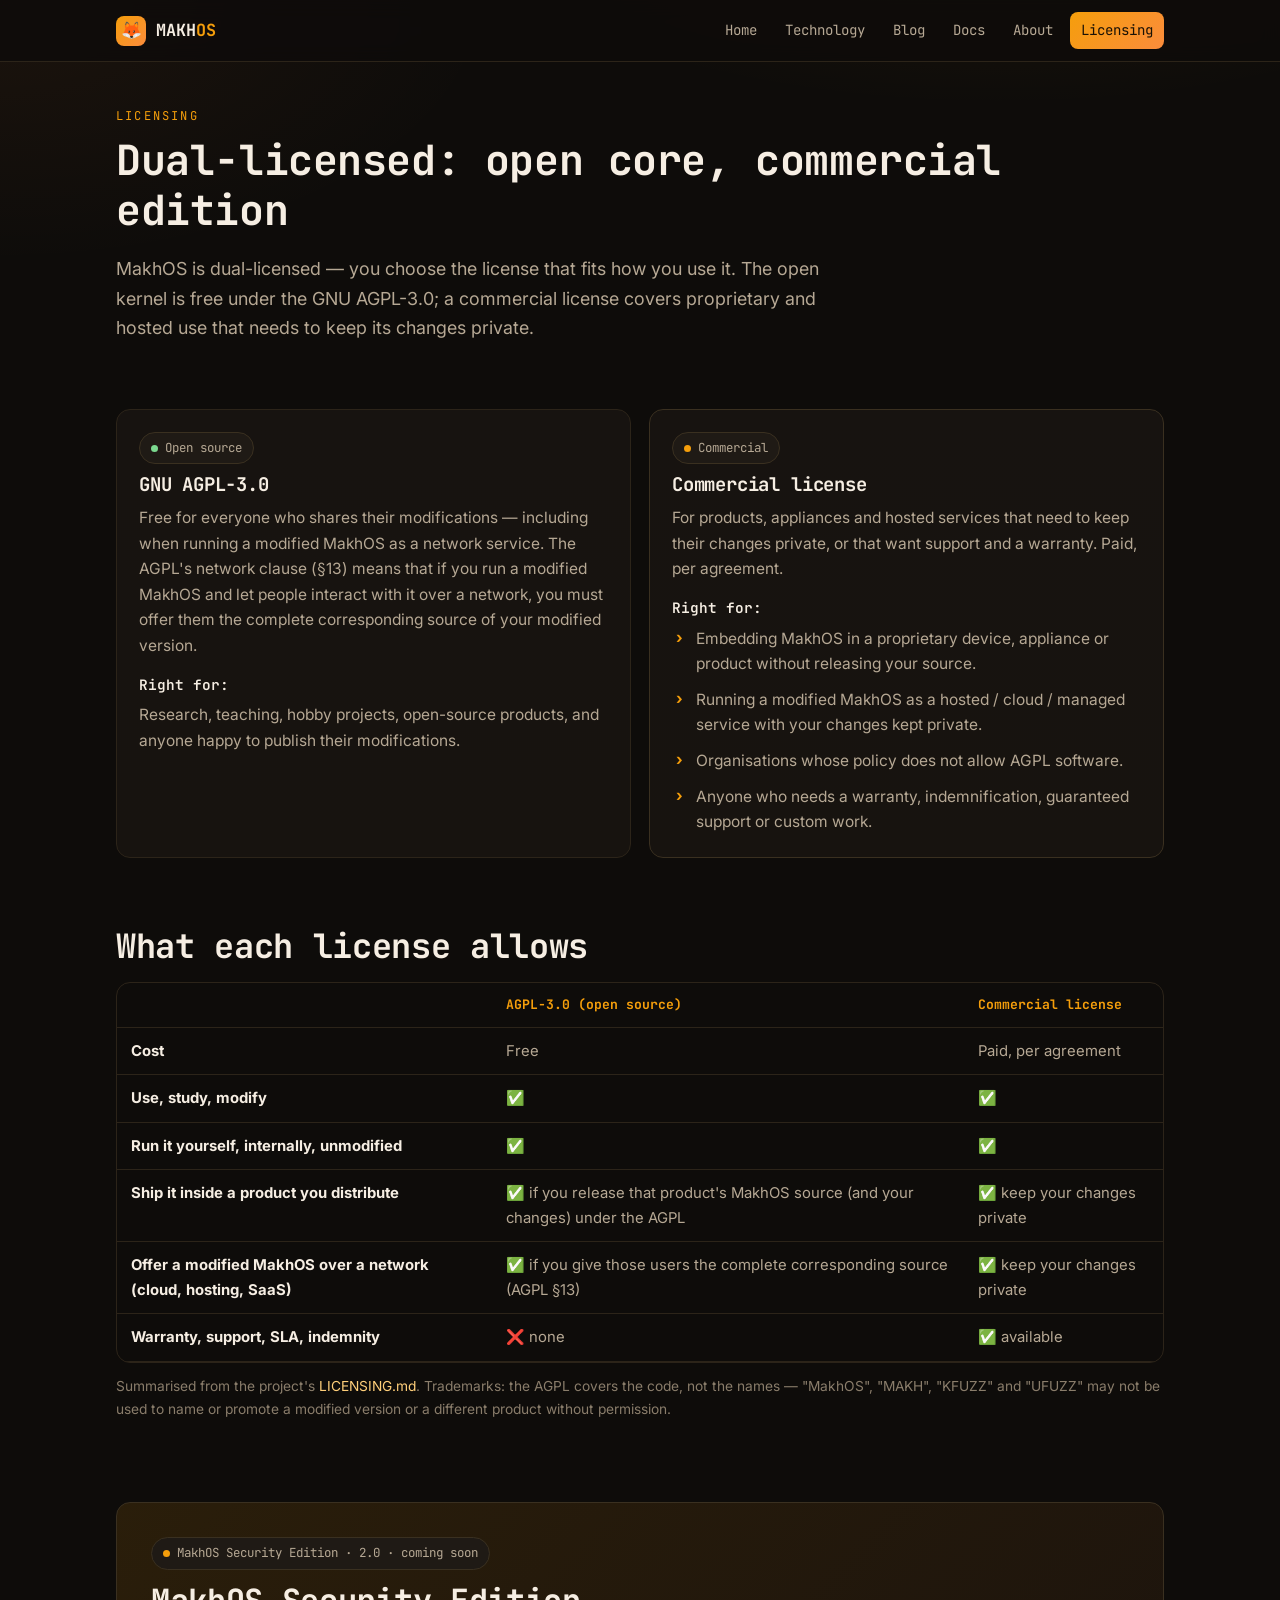
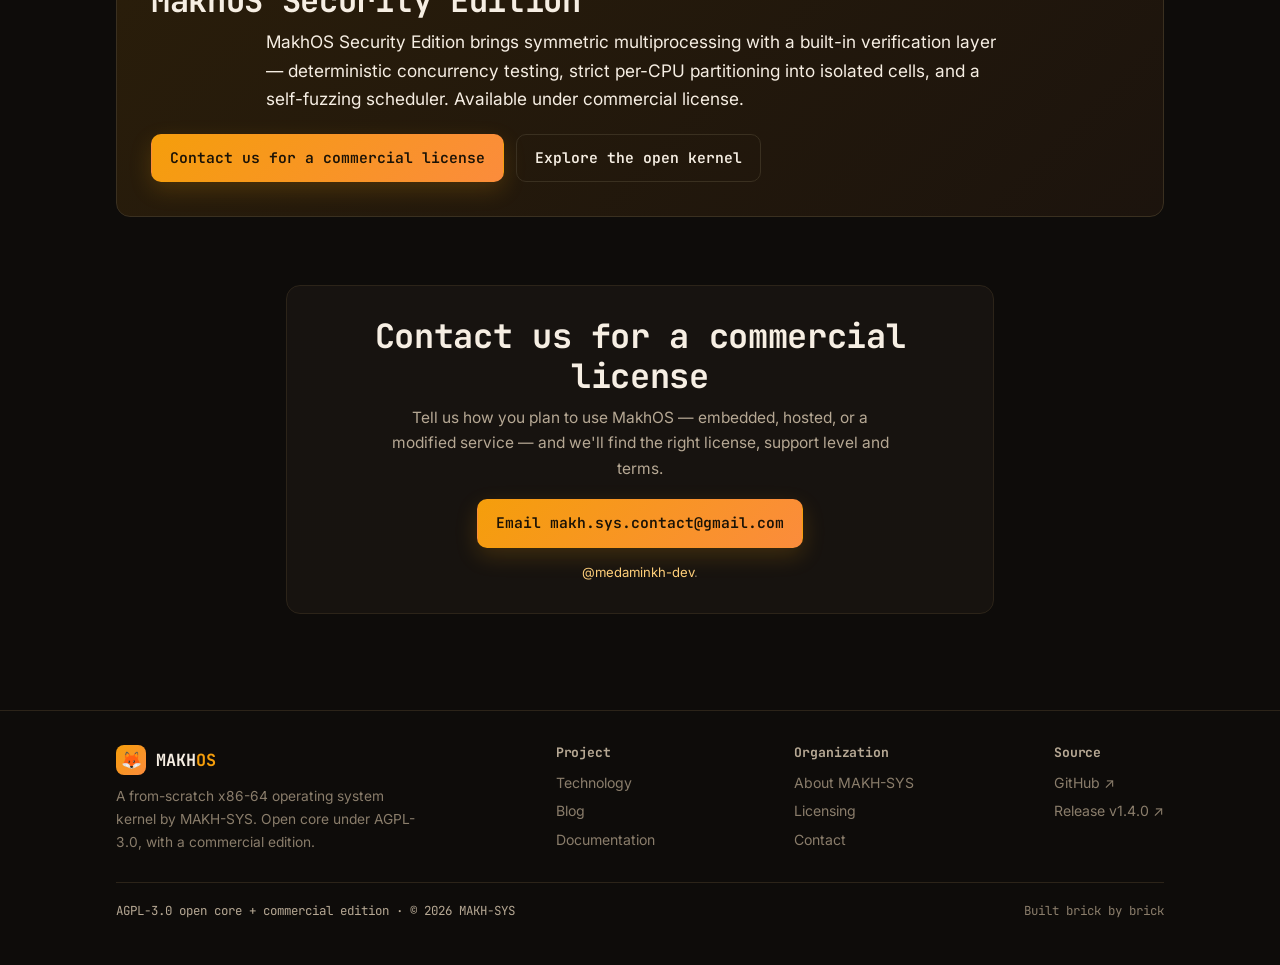
<file: licensing.html>
<!DOCTYPE html>
<html lang="en">
<head>
<meta charset="utf-8">
<meta name="viewport" content="width=device-width, initial-scale=1">
<title>Licensing — MakhOS</title>
<meta name="description" content="MakhOS is dual-licensed: free under the GNU AGPL-3.0, or available under a commercial license for proprietary and hosted use. Plus a teaser of the MakhOS Security Edition (2.0).">
<link rel="preconnect" href="https://fonts.googleapis.com">
<link rel="preconnect" href="https://fonts.gstatic.com" crossorigin>
<link href="https://fonts.googleapis.com/css2?family=Inter:wght@400;500;600;700&family=JetBrains+Mono:wght@400;500;700&display=swap" rel="stylesheet">
<link rel="stylesheet" href="assets/style.css">
</head>
<body>
<a class="skip" href="#main">Skip to content</a>

<header class="site-header">
  <nav class="nav" aria-label="Primary">
    <a class="brand" href="index.html"><span class="glyph">🦊</span><span>MAKH<b>OS</b></span></a>
    <div class="nav-links">
      <a href="index.html">Home</a>
      <a href="technology.html">Technology</a>
      <a href="blog.html">Blog</a>
      <a href="docs.html">Docs</a>
      <a href="about.html">About</a>
      <a href="licensing.html" class="cta active">Licensing</a>
    </div>
  </nav>
</header>

<main id="main">

<section class="section-tight" style="padding-top:44px">
  <div class="wrap">
    <p class="eyebrow">Licensing</p>
    <h1 style="font-size:clamp(1.8rem,4.6vw,2.6rem);margin:6px 0 10px">Dual-licensed: open core, commercial edition</h1>
    <p class="lead">MakhOS is dual-licensed — you choose the license that fits how you use it. The open kernel is free under the GNU AGPL-3.0; a commercial license covers proprietary and hosted use that needs to keep its changes private.</p>
  </div>
</section>

<section style="padding-top:12px">
  <div class="wrap">
    <div class="grid grid-2">
      <div class="card">
        <span class="badge green" style="margin-bottom:10px"><span class="dot"></span>Open source</span>
        <h3>GNU AGPL-3.0</h3>
        <p style="margin-bottom:14px">Free for everyone who shares their modifications — including when running a modified MakhOS as a network service. The AGPL's network clause (§13) means that if you run a modified MakhOS and let people interact with it over a network, you must offer them the complete corresponding source of your modified version.</p>
        <p style="color:var(--text);font-weight:600;margin-bottom:6px;font-family:var(--mono);font-size:0.9rem">Right for:</p>
        <p>Research, teaching, hobby projects, open-source products, and anyone happy to publish their modifications.</p>
      </div>
      <div class="card" style="border-color:var(--border-lit)">
        <span class="badge" style="margin-bottom:10px"><span class="dot"></span>Commercial</span>
        <h3>Commercial license</h3>
        <p style="margin-bottom:14px">For products, appliances and hosted services that need to keep their changes private, or that want support and a warranty. Paid, per agreement.</p>
        <p style="color:var(--text);font-weight:600;margin-bottom:6px;font-family:var(--mono);font-size:0.9rem">Right for:</p>
        <ul class="key-list" style="margin-top:4px">
          <li>Embedding MakhOS in a proprietary device, appliance or product without releasing your source.</li>
          <li>Running a modified MakhOS as a hosted / cloud / managed service with your changes kept private.</li>
          <li>Organisations whose policy does not allow AGPL software.</li>
          <li>Anyone who needs a warranty, indemnification, guaranteed support or custom work.</li>
        </ul>
      </div>
    </div>
  </div>
</section>

<section style="padding-top:12px">
  <div class="wrap">
    <h2 class="section-title">What each license allows</h2>
    <div class="table-wrap" style="margin-top:16px">
      <table class="ftable">
        <thead>
          <tr><th>&nbsp;</th><th>AGPL-3.0 (open source)</th><th>Commercial license</th></tr>
        </thead>
        <tbody>
          <tr><td><b style="color:var(--text)">Cost</b></td><td>Free</td><td>Paid, per agreement</td></tr>
          <tr><td><b style="color:var(--text)">Use, study, modify</b></td><td>✅</td><td>✅</td></tr>
          <tr><td><b style="color:var(--text)">Run it yourself, internally, unmodified</b></td><td>✅</td><td>✅</td></tr>
          <tr><td><b style="color:var(--text)">Ship it inside a product you distribute</b></td><td>✅ if you release that product's MakhOS source (and your changes) under the AGPL</td><td>✅ keep your changes private</td></tr>
          <tr><td><b style="color:var(--text)">Offer a modified MakhOS over a network (cloud, hosting, SaaS)</b></td><td>✅ if you give those users the complete corresponding source (AGPL §13)</td><td>✅ keep your changes private</td></tr>
          <tr><td><b style="color:var(--text)">Warranty, support, SLA, indemnity</b></td><td>❌ none</td><td>✅ available</td></tr>
        </tbody>
      </table>
    </div>
    <p style="color:var(--faint);font-size:0.86rem;margin-top:12px">Summarised from the project's <a href="https://github.com/medaminkh-dev/MAKH/blob/main/LICENSING.md" target="_blank" rel="noopener">LICENSING.md</a>. Trademarks: the AGPL covers the code, not the names — "MakhOS", "MAKH", "KFUZZ" and "UFUZZ" may not be used to name or promote a modified version or a different product without permission.</p>
  </div>
</section>

<!-- ===================== SECURITY EDITION TEASER ===================== -->
<section style="padding-top:12px">
  <div class="wrap">
    <div class="band" style="text-align:left">
      <span class="badge" style="margin-bottom:12px"><span class="dot"></span>MakhOS Security Edition · 2.0 · coming soon</span>
      <h2 style="font-size:clamp(1.5rem,3.4vw,2rem)">MakhOS Security Edition</h2>
      <!-- Teaser copy below is used verbatim as provided; no technical specifics or numbers added. -->
      <p style="max-width:68ch;font-size:1.08rem;color:var(--text)">MakhOS Security Edition brings symmetric multiprocessing with a built-in verification layer — deterministic concurrency testing, strict per-CPU partitioning into isolated cells, and a self-fuzzing scheduler. Available under commercial license.</p>
      <div class="btn-row" style="margin-top:20px">
        <a class="btn btn-primary" href="#contact">Contact us for a commercial license</a>
        <a class="btn btn-ghost" href="technology.html">Explore the open kernel</a>
      </div>
    </div>
  </div>
</section>

<!-- ===================== CONTACT CTA ===================== -->
<section id="contact" style="padding-top:12px">
  <div class="wrap" style="max-width:740px">
    <div class="card center" style="padding:30px">
      <h2 class="section-title" style="margin-bottom:8px">Contact us for a commercial license</h2>
      <p style="color:var(--muted);max-width:52ch;margin:0 auto 18px">Tell us how you plan to use MakhOS — embedded, hosted, or a modified service — and we'll find the right license, support level and terms.</p>
      <a class="btn btn-primary" href="mailto:makh.sys.contact@gmail.com?subject=MakhOS%20commercial%20license%20enquiry">Email makh.sys.contact@gmail.com</a>
      <p style="color:var(--faint);font-size:0.82rem;margin-top:14px">
        <a href="https://github.com/medaminkh-dev" target="_blank" rel="noopener">@medaminkh-dev</a>.
      </p>
    </div>
  </div>
</section>

</main>

<footer class="site-footer">
  <div class="wrap">
    <div class="footer-grid">
      <div class="footer-col" style="max-width:300px">
        <div class="brand" style="margin-bottom:10px"><span class="glyph">🦊</span><span>MAKH<b>OS</b></span></div>
        <p style="color:var(--faint);font-size:0.86rem;margin:0">A from-scratch x86-64 operating system kernel by MAKH-SYS. Open core under AGPL-3.0, with a commercial edition.</p>
      </div>
      <div class="footer-col"><h4>Project</h4><a href="technology.html">Technology</a><a href="blog.html">Blog</a><a href="docs.html">Documentation</a></div>
      <div class="footer-col"><h4>Organization</h4><a href="about.html">About MAKH-SYS</a><a href="licensing.html">Licensing</a><a href="about.html#contact">Contact</a></div>
      <div class="footer-col"><h4>Source</h4><a href="https://github.com/medaminkh-dev/MAKH" target="_blank" rel="noopener">GitHub ↗</a><a href="https://github.com/medaminkh-dev/MAKH/releases/tag/v1.4.0" target="_blank" rel="noopener">Release v1.4.0 ↗</a></div>
    </div>
    <div class="footer-bottom">
      <span class="lic">AGPL-3.0 open core + commercial edition · © 2026 MAKH-SYS</span>
      <span>Built brick by brick</span>
    </div>
  </div>
</footer>

</body>
</html>
</file>
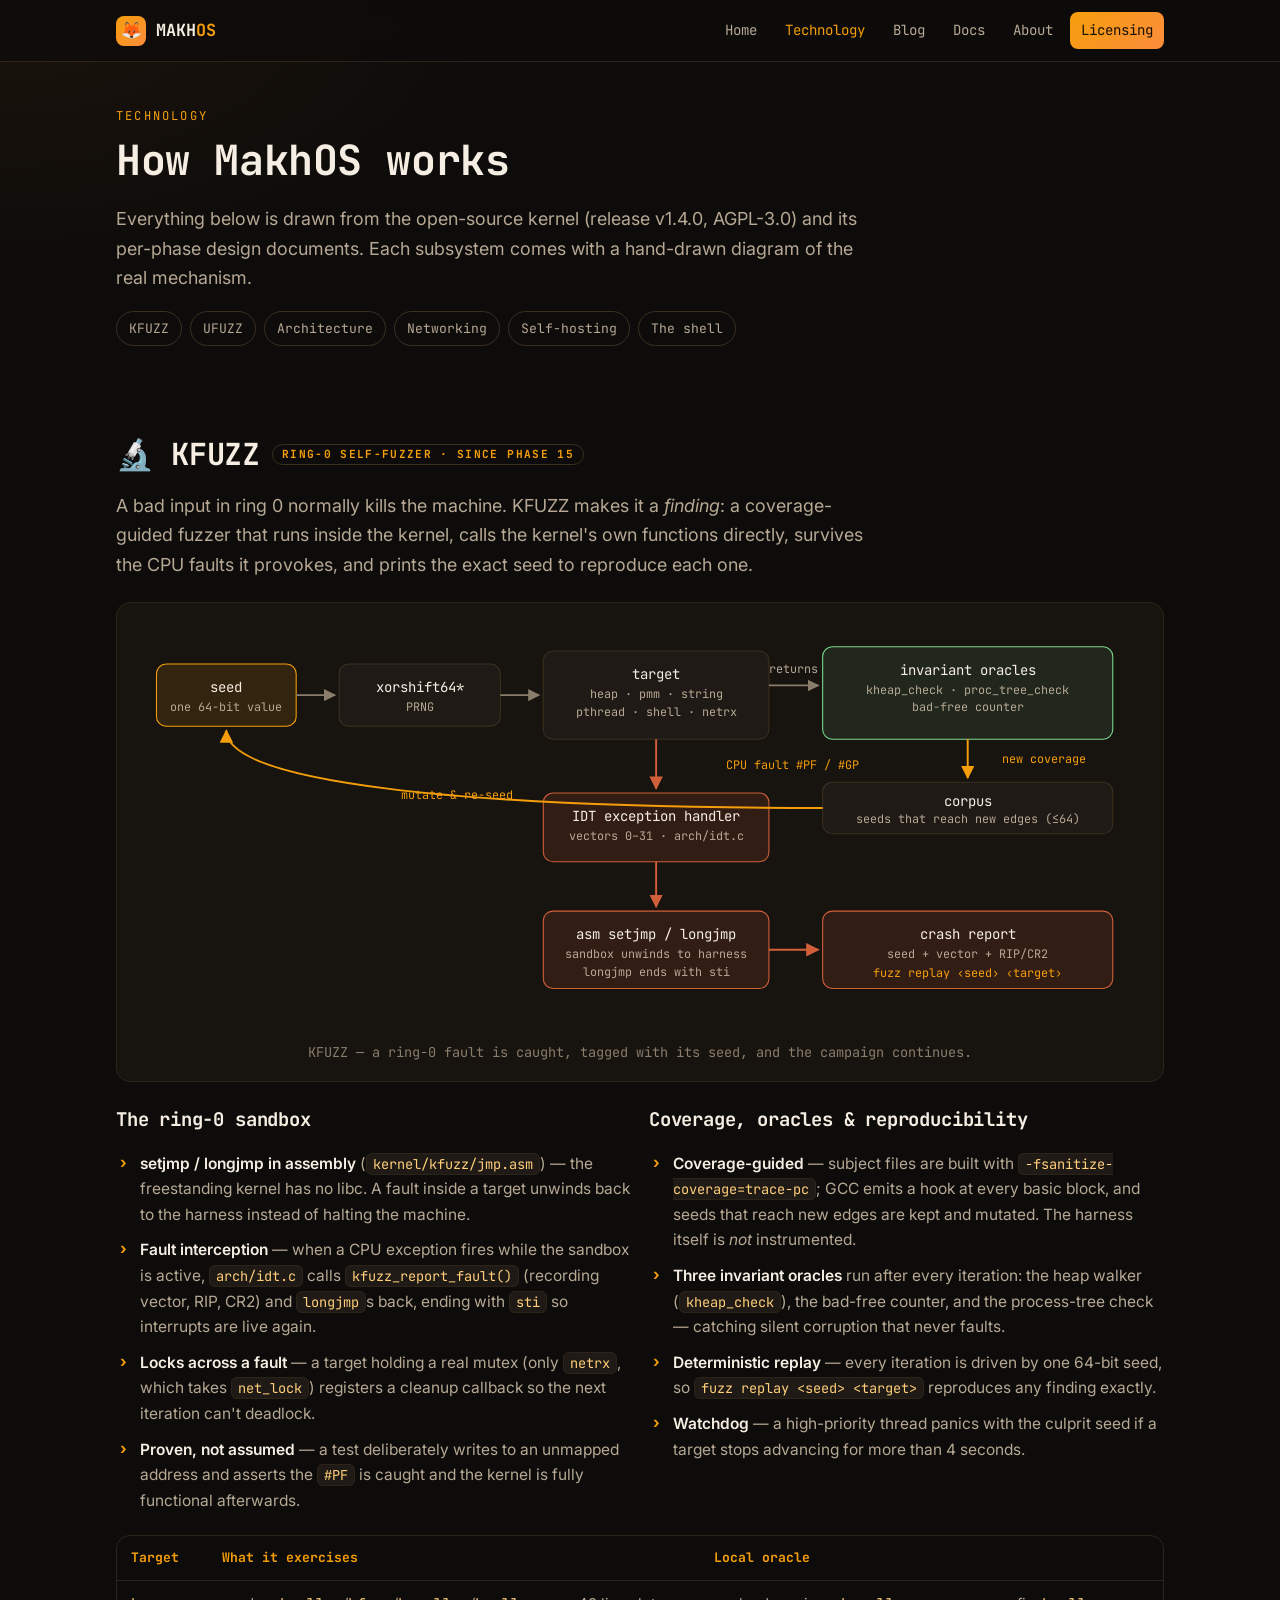
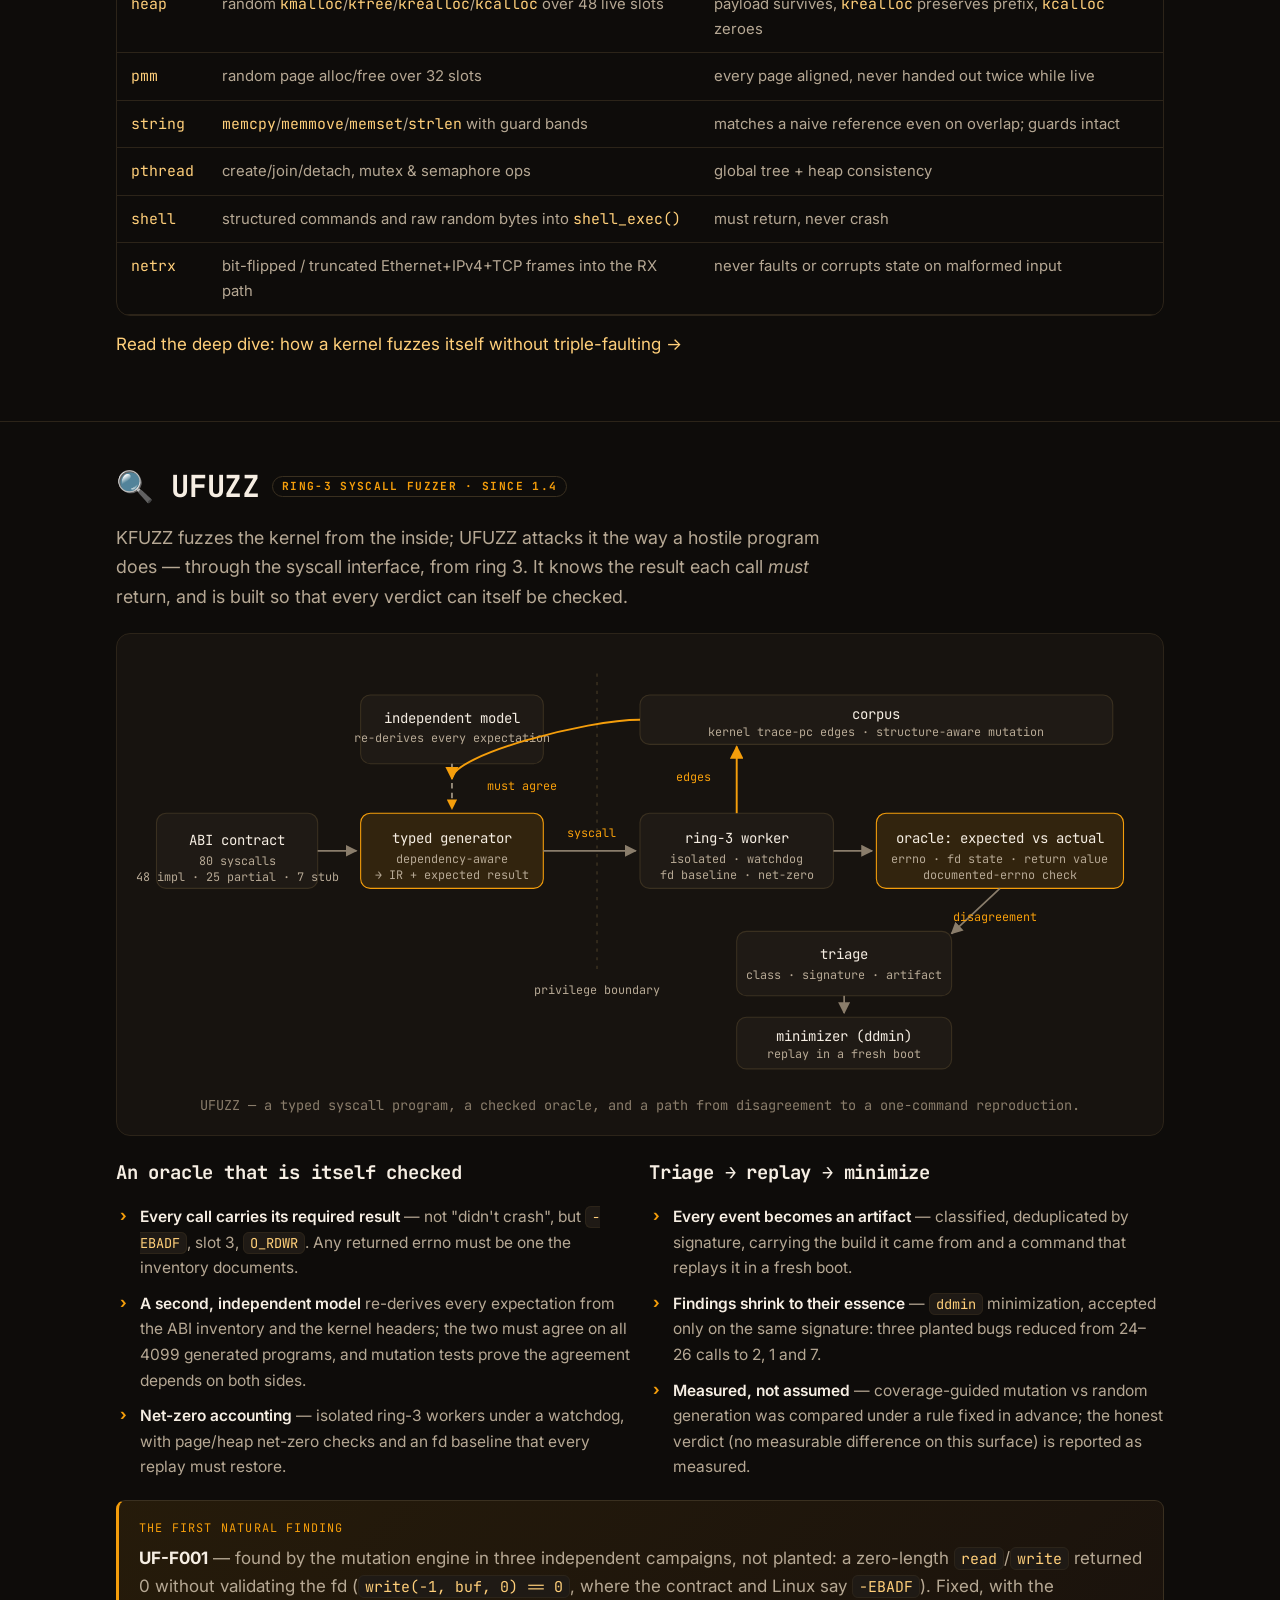
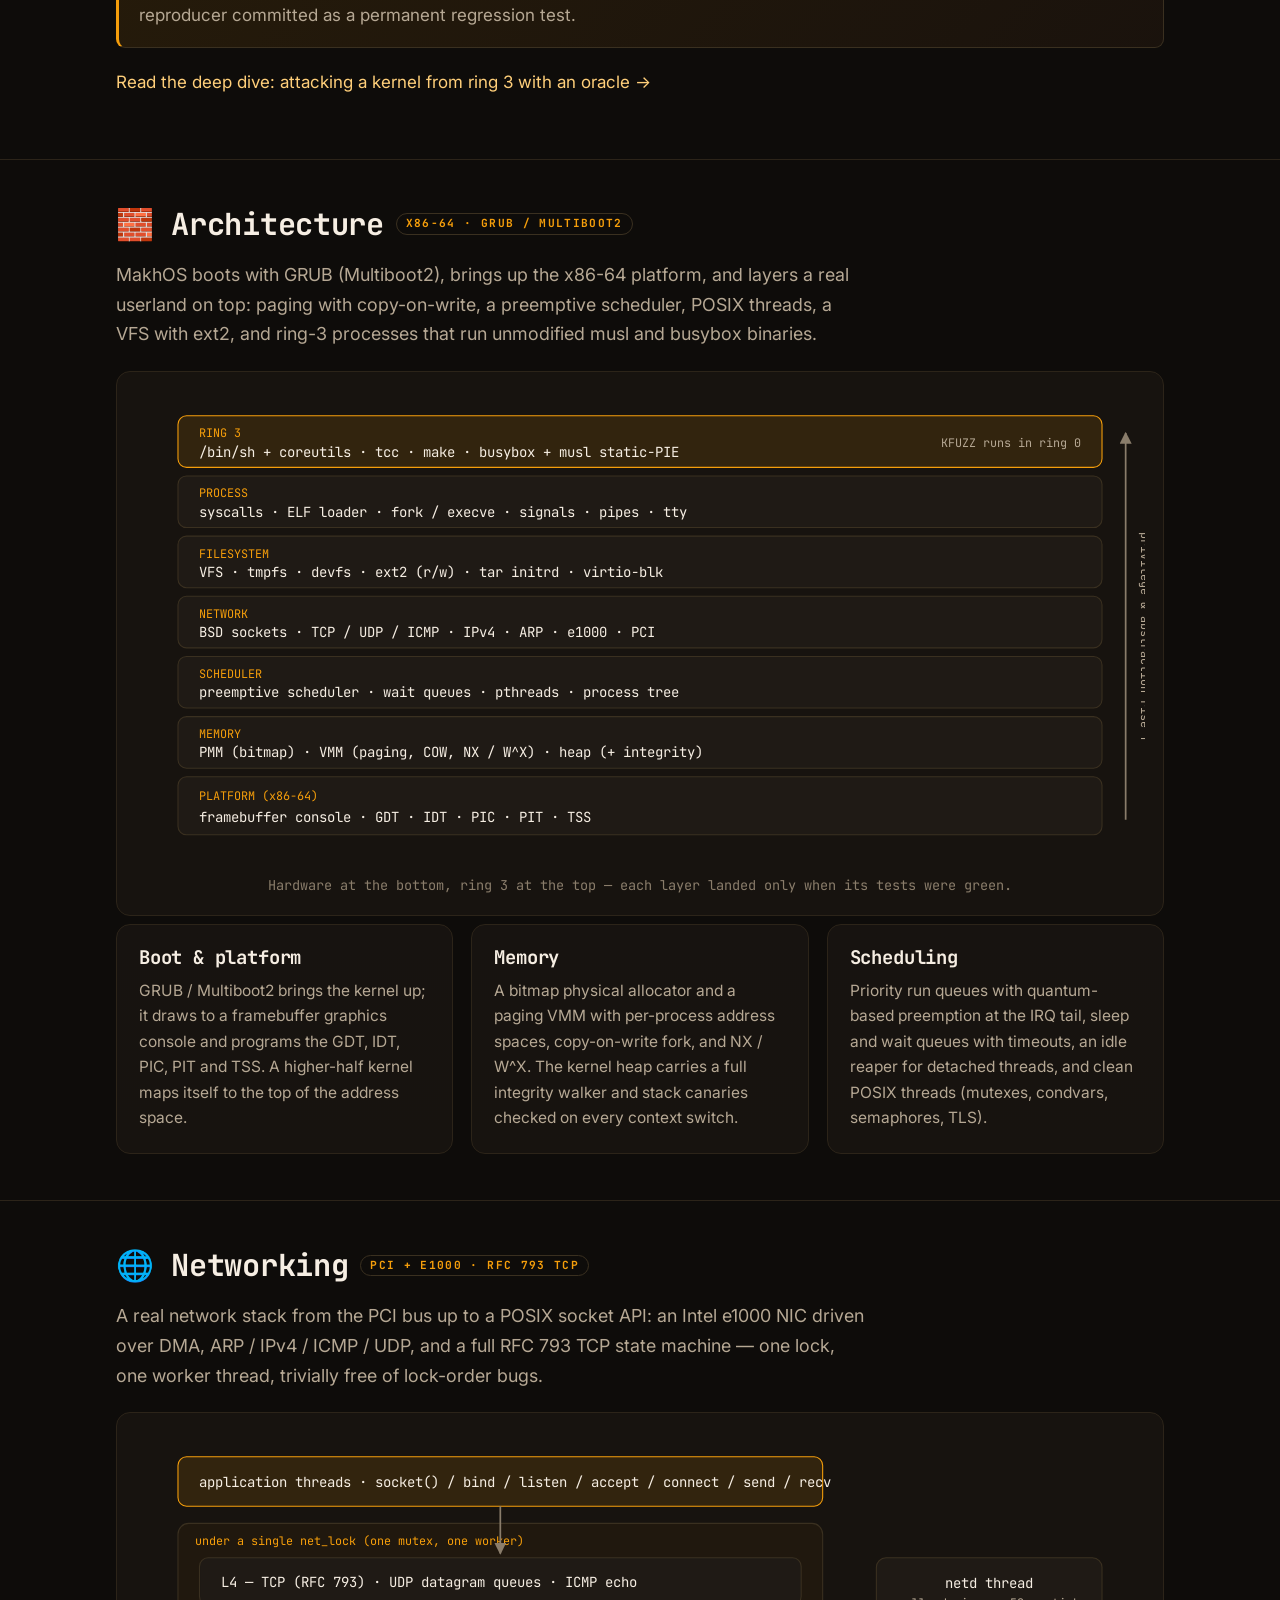
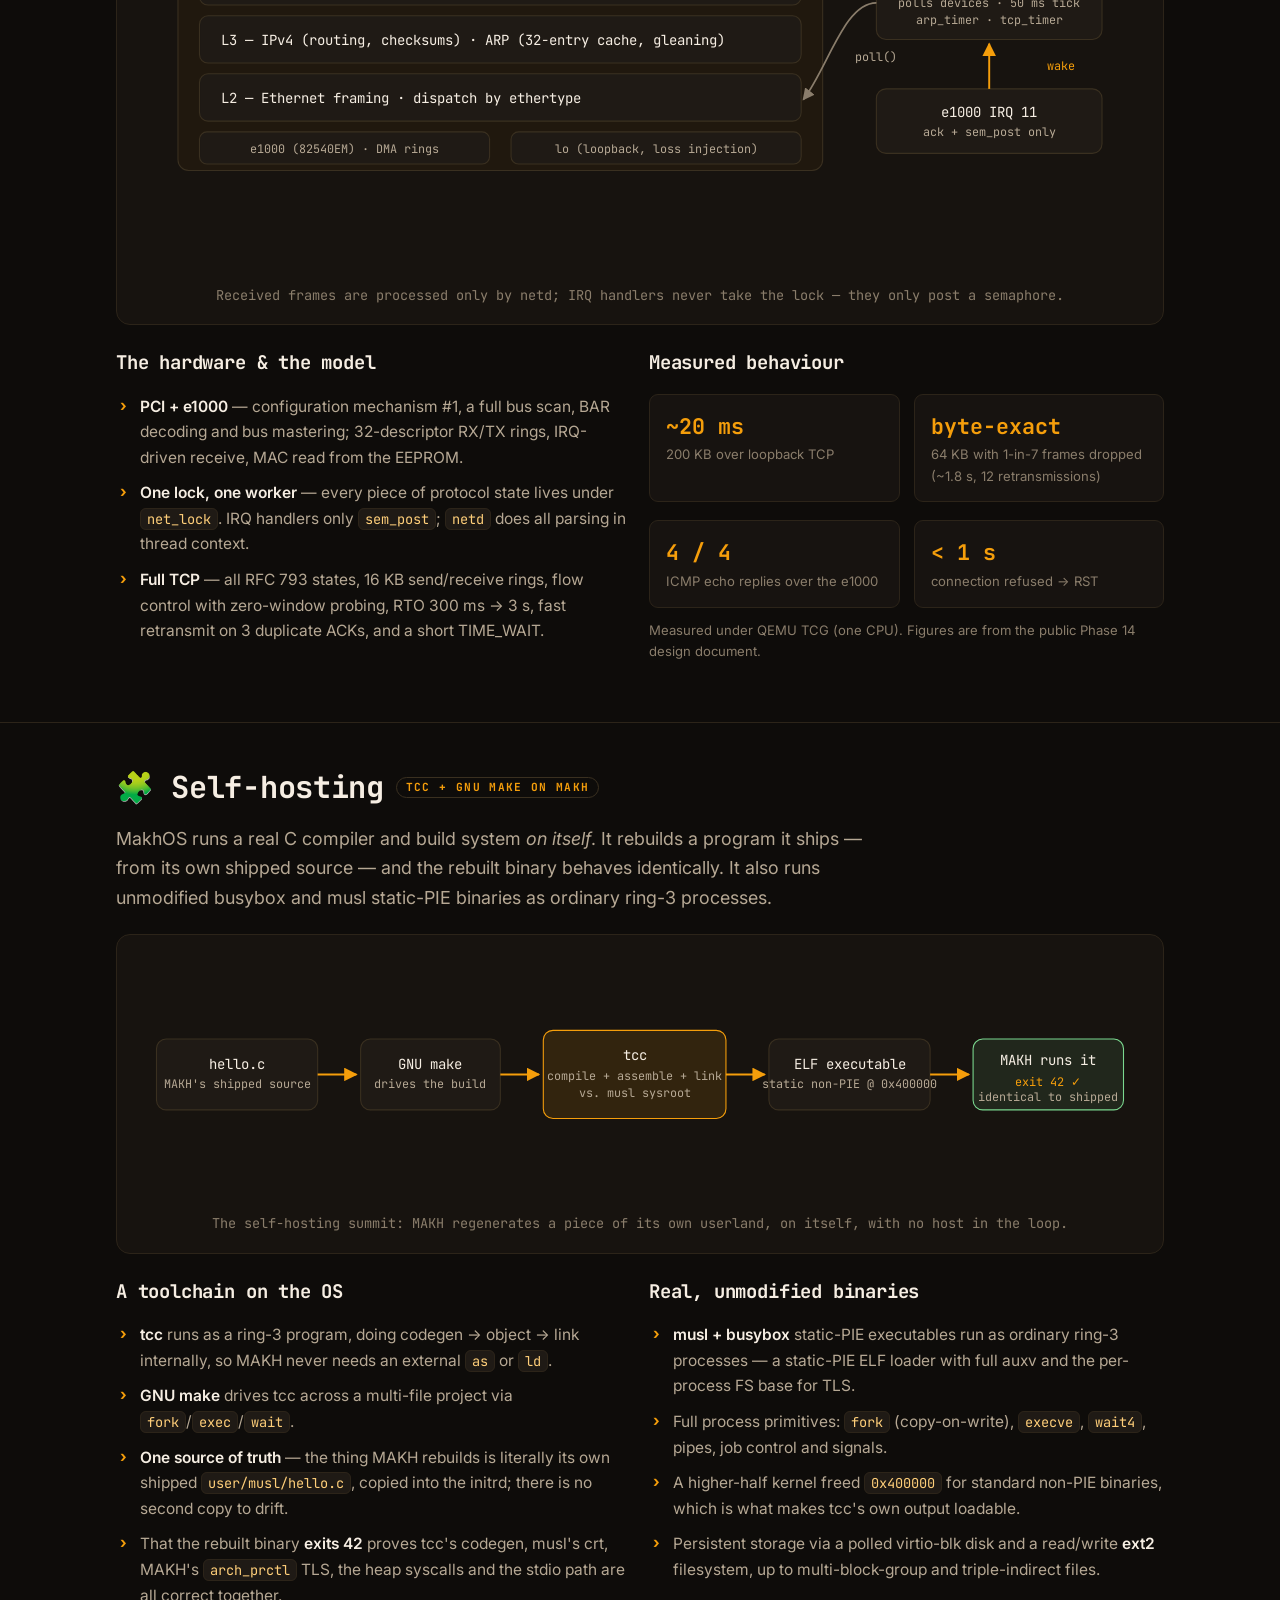
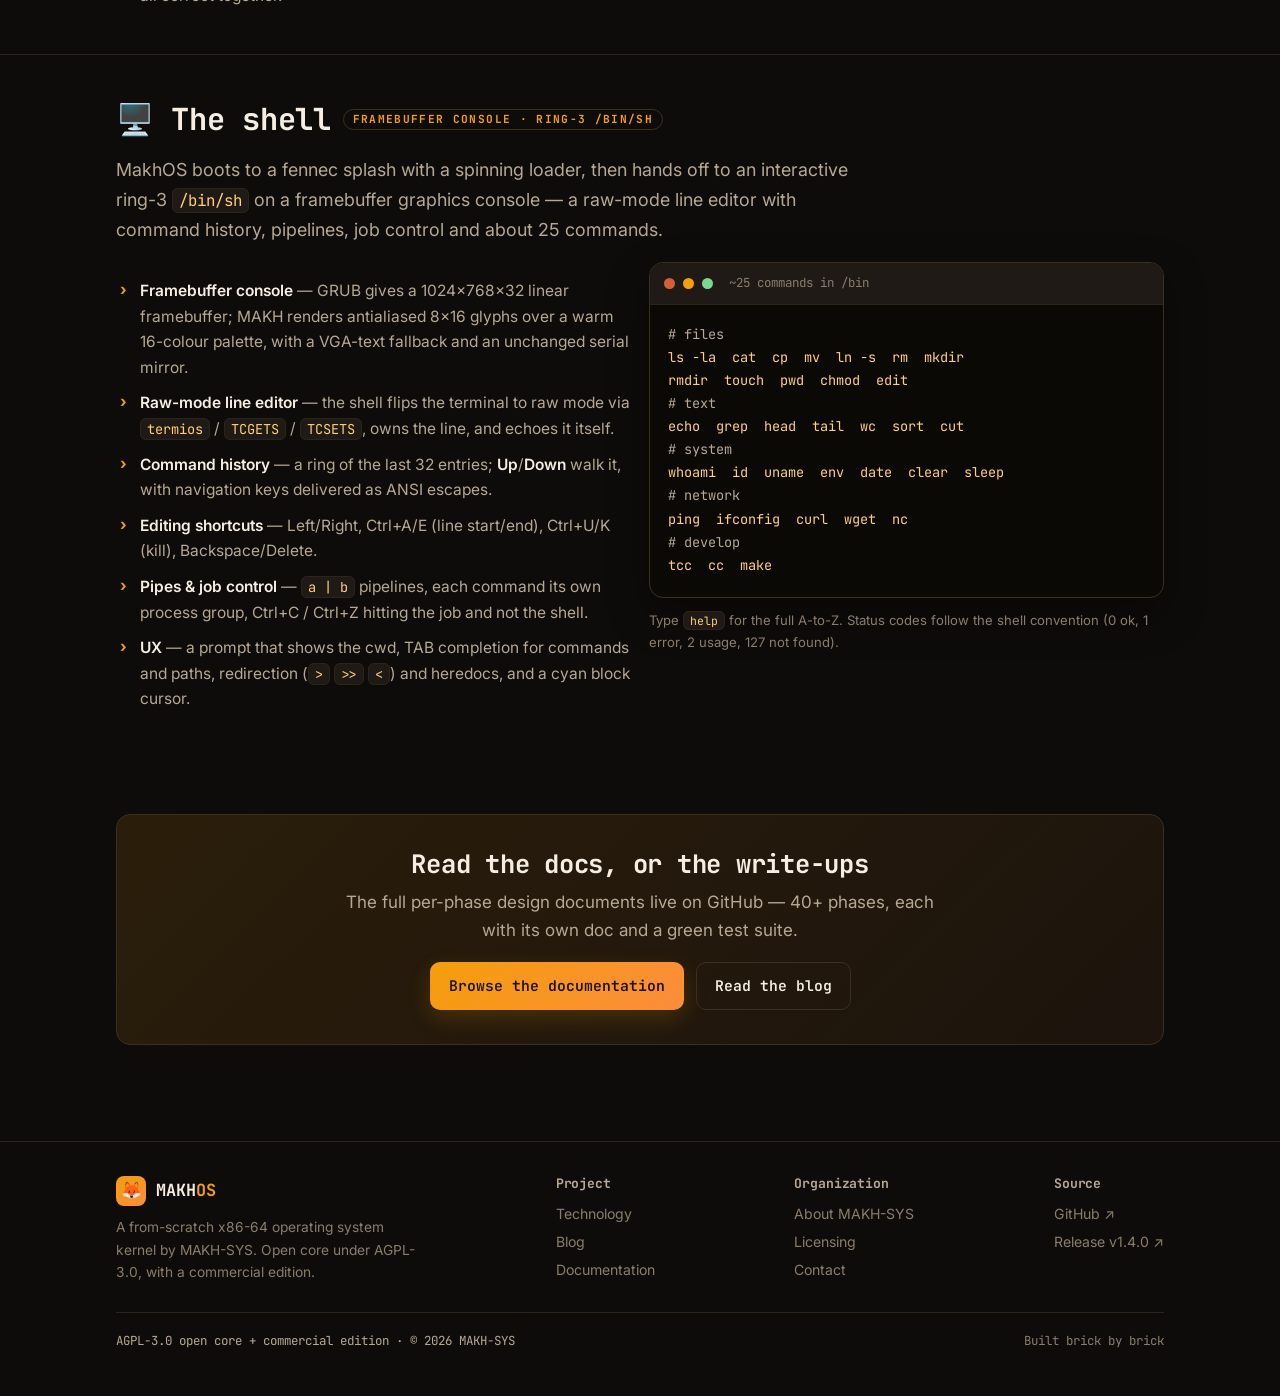
<file: technology.html>
<!DOCTYPE html>
<html lang="en">
<head>
<meta charset="utf-8">
<meta name="viewport" content="width=device-width, initial-scale=1">
<title>Technology — MakhOS</title>
<meta name="description" content="How MakhOS works, in depth: the KFUZZ ring-0 self-fuzzer, the UFUZZ ring-3 syscall fuzzer, the x86-64 architecture, the RFC 793 TCP/IP stack, self-hosting with tcc + make, and the framebuffer shell.">
<link rel="preconnect" href="https://fonts.googleapis.com">
<link rel="preconnect" href="https://fonts.gstatic.com" crossorigin>
<link href="https://fonts.googleapis.com/css2?family=Inter:wght@400;500;600;700&family=JetBrains+Mono:wght@400;500;700&display=swap" rel="stylesheet">
<link rel="stylesheet" href="assets/style.css">
</head>
<body>
<a class="skip" href="#main">Skip to content</a>

<header class="site-header">
  <nav class="nav" aria-label="Primary">
    <a class="brand" href="index.html"><span class="glyph">🦊</span><span>MAKH<b>OS</b></span></a>
    <div class="nav-links">
      <a href="index.html">Home</a>
      <a href="technology.html" class="active">Technology</a>
      <a href="blog.html">Blog</a>
      <a href="docs.html">Docs</a>
      <a href="about.html">About</a>
      <a href="licensing.html" class="cta">Licensing</a>
    </div>
  </nav>
</header>

<main id="main">

<section class="section-tight" style="padding-top:44px">
  <div class="wrap">
    <p class="eyebrow">Technology</p>
    <h1 style="font-size:clamp(1.8rem,4.6vw,2.6rem);margin:6px 0 10px">How MakhOS works</h1>
    <p class="lead">Everything below is drawn from the open-source kernel (release v1.4.0, AGPL-3.0) and its per-phase design documents. Each subsystem comes with a hand-drawn diagram of the real mechanism.</p>
    <nav class="anchor-nav" aria-label="Sections">
      <a href="#kfuzz">KFUZZ</a>
      <a href="#ufuzz">UFUZZ</a>
      <a href="#architecture">Architecture</a>
      <a href="#network">Networking</a>
      <a href="#selfhost">Self-hosting</a>
      <a href="#shell">The shell</a>
    </nav>
  </div>
</section>

<!-- ============================================================= KFUZZ -->
<div class="tech-block" id="kfuzz">
  <div class="wrap">
    <h2>🔬 KFUZZ <span class="tag">ring-0 self-fuzzer · since Phase 15</span></h2>
    <p class="lead">A bad input in ring 0 normally kills the machine. KFUZZ makes it a <em>finding</em>: a coverage-guided fuzzer that runs inside the kernel, calls the kernel's own functions directly, survives the CPU faults it provokes, and prints the exact seed to reproduce each one.</p>

    <figure class="diagram">
      <svg viewBox="0 0 940 380" role="img" aria-labelledby="kfuzz-t kfuzz-d">
        <title id="kfuzz-t">KFUZZ sandbox catch-and-recover flow</title>
        <desc id="kfuzz-d">A seed drives an xorshift64* PRNG into a kernel target. If the target returns, invariant oracles check the heap and process tree, and new coverage feeds the corpus. If the target raises a CPU fault, the IDT exception handler hands control to the setjmp/longjmp sandbox, which unwinds to the harness and emits a crash report with the reproducing seed.</desc>
        <defs>
          <marker id="kf-arr" viewBox="0 0 10 10" refX="9" refY="5" markerWidth="7" markerHeight="7" orient="auto-start-reverse">
            <path d="M0,0 L10,5 L0,10 z" fill="#8a7d6b"/>
          </marker>
          <marker id="kf-arr-a" viewBox="0 0 10 10" refX="9" refY="5" markerWidth="7" markerHeight="7" orient="auto-start-reverse">
            <path d="M0,0 L10,5 L0,10 z" fill="#f59e0b"/>
          </marker>
          <marker id="kf-arr-d" viewBox="0 0 10 10" refX="9" refY="5" markerWidth="7" markerHeight="7" orient="auto-start-reverse">
            <path d="M0,0 L10,5 L0,10 z" fill="#d1603a"/>
          </marker>
        </defs>

        <!-- row 1: seed -> prng -> target -->
        <rect class="d-box-accent" x="20"  y="40" width="130" height="58" rx="9"/>
        <text class="d-label" x="85" y="66" text-anchor="middle">seed</text>
        <text class="d-sub"   x="85" y="84" text-anchor="middle">one 64-bit value</text>

        <rect class="d-box" x="190" y="40" width="150" height="58" rx="9"/>
        <text class="d-label" x="265" y="66" text-anchor="middle">xorshift64*</text>
        <text class="d-sub"   x="265" y="84" text-anchor="middle">PRNG</text>

        <rect class="d-box" x="380" y="28" width="210" height="82" rx="9"/>
        <text class="d-label" x="485" y="54" text-anchor="middle">target</text>
        <text class="d-sub"   x="485" y="72" text-anchor="middle">heap · pmm · string</text>
        <text class="d-sub"   x="485" y="88" text-anchor="middle">pthread · shell · netrx</text>

        <line class="d-line" x1="150" y1="69" x2="186" y2="69" marker-end="url(#kf-arr)"/>
        <line class="d-line" x1="340" y1="69" x2="376" y2="69" marker-end="url(#kf-arr)"/>

        <!-- returns -> oracles -->
        <rect class="d-box-ok" x="640" y="24" width="270" height="86" rx="9"/>
        <text class="d-label" x="775" y="50" text-anchor="middle">invariant oracles</text>
        <text class="d-sub"   x="775" y="68" text-anchor="middle">kheap_check · proc_tree_check</text>
        <text class="d-sub"   x="775" y="84" text-anchor="middle">bad-free counter</text>
        <line class="d-line" x1="590" y1="60" x2="636" y2="60" marker-end="url(#kf-arr)"/>
        <text class="d-sub" x="613" y="48" text-anchor="middle">returns</text>

        <!-- fault path -->
        <rect class="d-box-danger" x="380" y="160" width="210" height="64" rx="9"/>
        <text class="d-label" x="485" y="186" text-anchor="middle">IDT exception handler</text>
        <text class="d-sub"   x="485" y="204" text-anchor="middle">vectors 0–31 · arch/idt.c</text>
        <line class="d-line-danger" x1="485" y1="110" x2="485" y2="156" marker-end="url(#kf-arr-d)"/>
        <text class="d-accent" x="612" y="138" text-anchor="middle" fill="#d1603a">CPU fault #PF / #GP</text>

        <rect class="d-box-danger" x="380" y="270" width="210" height="72" rx="9"/>
        <text class="d-label" x="485" y="296" text-anchor="middle">asm setjmp / longjmp</text>
        <text class="d-sub"   x="485" y="314" text-anchor="middle">sandbox unwinds to harness</text>
        <text class="d-sub"   x="485" y="330" text-anchor="middle">longjmp ends with sti</text>
        <line class="d-line-danger" x1="485" y1="224" x2="485" y2="266" marker-end="url(#kf-arr-d)"/>

        <rect class="d-box-danger" x="640" y="270" width="270" height="72" rx="9"/>
        <text class="d-label" x="775" y="296" text-anchor="middle">crash report</text>
        <text class="d-sub"   x="775" y="314" text-anchor="middle">seed + vector + RIP/CR2</text>
        <text class="d-accent" x="775" y="331" text-anchor="middle">fuzz replay ‹seed› ‹target›</text>
        <line class="d-line-danger" x1="590" y1="306" x2="636" y2="306" marker-end="url(#kf-arr-d)"/>

        <!-- corpus feedback -->
        <rect class="d-box" x="640" y="150" width="270" height="48" rx="9"/>
        <text class="d-label" x="775" y="172" text-anchor="middle">corpus</text>
        <text class="d-sub"   x="775" y="188" text-anchor="middle">seeds that reach new edges (≤64)</text>
        <line class="d-line-accent" x1="775" y1="110" x2="775" y2="146" marker-end="url(#kf-arr-a)"/>
        <text class="d-accent" x="846" y="132" text-anchor="middle">new coverage</text>
        <!-- corpus back to seed -->
        <path class="d-line-accent" d="M640,174 C 300,174 85,150 85,102" marker-end="url(#kf-arr-a)"/>
        <text class="d-accent" x="300" y="166" text-anchor="middle">mutate &amp; re-seed</text>
      </svg>
      <figcaption>KFUZZ — a ring-0 fault is caught, tagged with its seed, and the campaign continues.</figcaption>
    </figure>

    <div class="grid grid-2" style="margin-top:8px">
      <div>
        <h3>The ring-0 sandbox</h3>
        <ul class="key-list">
          <li><b>setjmp / longjmp in assembly</b> (<code class="inline-code">kernel/kfuzz/jmp.asm</code>) — the freestanding kernel has no libc. A fault inside a target unwinds back to the harness instead of halting the machine.</li>
          <li><b>Fault interception</b> — when a CPU exception fires while the sandbox is active, <code class="inline-code">arch/idt.c</code> calls <code class="inline-code">kfuzz_report_fault()</code> (recording vector, RIP, CR2) and <code class="inline-code">longjmp</code>s back, ending with <code class="inline-code">sti</code> so interrupts are live again.</li>
          <li><b>Locks across a fault</b> — a target holding a real mutex (only <code class="inline-code">netrx</code>, which takes <code class="inline-code">net_lock</code>) registers a cleanup callback so the next iteration can't deadlock.</li>
          <li><b>Proven, not assumed</b> — a test deliberately writes to an unmapped address and asserts the <code class="inline-code">#PF</code> is caught and the kernel is fully functional afterwards.</li>
        </ul>
      </div>
      <div>
        <h3>Coverage, oracles &amp; reproducibility</h3>
        <ul class="key-list">
          <li><b>Coverage-guided</b> — subject files are built with <code class="inline-code">-fsanitize-coverage=trace-pc</code>; GCC emits a hook at every basic block, and seeds that reach new edges are kept and mutated. The harness itself is <em>not</em> instrumented.</li>
          <li><b>Three invariant oracles</b> run after every iteration: the heap walker (<code class="inline-code">kheap_check</code>), the bad-free counter, and the process-tree check — catching silent corruption that never faults.</li>
          <li><b>Deterministic replay</b> — every iteration is driven by one 64-bit seed, so <code class="inline-code">fuzz replay &lt;seed&gt; &lt;target&gt;</code> reproduces any finding exactly.</li>
          <li><b>Watchdog</b> — a high-priority thread panics with the culprit seed if a target stops advancing for more than 4 seconds.</li>
        </ul>
      </div>
    </div>

    <div class="table-wrap" style="margin-top:22px">
      <table class="ftable">
        <thead><tr><th>Target</th><th>What it exercises</th><th>Local oracle</th></tr></thead>
        <tbody>
          <tr><td><code>heap</code></td><td>random <code>kmalloc</code>/<code>kfree</code>/<code>krealloc</code>/<code>kcalloc</code> over 48 live slots</td><td>payload survives, <code>krealloc</code> preserves prefix, <code>kcalloc</code> zeroes</td></tr>
          <tr><td><code>pmm</code></td><td>random page alloc/free over 32 slots</td><td>every page aligned, never handed out twice while live</td></tr>
          <tr><td><code>string</code></td><td><code>memcpy</code>/<code>memmove</code>/<code>memset</code>/<code>strlen</code> with guard bands</td><td>matches a naive reference even on overlap; guards intact</td></tr>
          <tr><td><code>pthread</code></td><td>create/join/detach, mutex &amp; semaphore ops</td><td>global tree + heap consistency</td></tr>
          <tr><td><code>shell</code></td><td>structured commands and raw random bytes into <code>shell_exec()</code></td><td>must return, never crash</td></tr>
          <tr><td><code>netrx</code></td><td>bit-flipped / truncated Ethernet+IPv4+TCP frames into the RX path</td><td>never faults or corrupts state on malformed input</td></tr>
        </tbody>
      </table>
    </div>
    <p style="margin-top:14px"><a href="blog-kfuzz.html">Read the deep dive: how a kernel fuzzes itself without triple-faulting →</a></p>
  </div>
</div>

<!-- ============================================================= UFUZZ -->
<div class="tech-block" id="ufuzz">
  <div class="wrap">
    <h2>🔍 UFUZZ <span class="tag">ring-3 syscall fuzzer · since 1.4</span></h2>
    <p class="lead">KFUZZ fuzzes the kernel from the inside; UFUZZ attacks it the way a hostile program does — through the syscall interface, from ring 3. It knows the result each call <em>must</em> return, and is built so that every verdict can itself be checked.</p>

    <figure class="diagram">
      <svg viewBox="0 0 940 400" role="img" aria-labelledby="uf-t uf-d">
        <title id="uf-t">UFUZZ ring-3 to syscall to oracle flow</title>
        <desc id="uf-d">An 80-syscall ABI contract feeds a typed program generator that emits an intermediate representation plus the expected result of each call. An independent model re-derives every expectation and must agree. Programs run in an isolated ring-3 worker that crosses the privilege boundary through the syscall ABI; the oracle compares the actual result against the expected one, and disagreements go to triage, then a minimizer. Kernel coverage edges feed a corpus that drives the next generation.</desc>
        <defs>
          <marker id="uf-arr" viewBox="0 0 10 10" refX="9" refY="5" markerWidth="7" markerHeight="7" orient="auto-start-reverse"><path d="M0,0 L10,5 L0,10 z" fill="#8a7d6b"/></marker>
          <marker id="uf-arr-a" viewBox="0 0 10 10" refX="9" refY="5" markerWidth="7" markerHeight="7" orient="auto-start-reverse"><path d="M0,0 L10,5 L0,10 z" fill="#f59e0b"/></marker>
        </defs>

        <rect class="d-box" x="20" y="150" width="150" height="70" rx="9"/>
        <text class="d-label" x="95" y="180" text-anchor="middle">ABI contract</text>
        <text class="d-sub" x="95" y="198" text-anchor="middle">80 syscalls</text>
        <text class="d-sub" x="95" y="213" text-anchor="middle">48 impl · 25 partial · 7 stub</text>

        <rect class="d-box-accent" x="210" y="150" width="170" height="70" rx="9"/>
        <text class="d-label" x="295" y="178" text-anchor="middle">typed generator</text>
        <text class="d-sub" x="295" y="196" text-anchor="middle">dependency-aware</text>
        <text class="d-sub" x="295" y="211" text-anchor="middle">→ IR + expected result</text>

        <!-- independent model above generator -->
        <rect class="d-box" x="210" y="40" width="170" height="64" rx="9"/>
        <text class="d-label" x="295" y="66" text-anchor="middle">independent model</text>
        <text class="d-sub" x="295" y="84" text-anchor="middle">re-derives every expectation</text>
        <line class="d-line-dash" x1="295" y1="104" x2="295" y2="146" marker-end="url(#uf-arr-a)"/>
        <text class="d-accent" x="360" y="128" text-anchor="middle">must agree</text>

        <line class="d-line" x1="170" y1="185" x2="206" y2="185" marker-end="url(#uf-arr)"/>

        <!-- privilege boundary -->
        <line x1="430" y1="20" x2="430" y2="300" stroke="#3a3020" stroke-width="1.4" stroke-dasharray="3 5"/>
        <text class="d-sub" x="430" y="318" text-anchor="middle">privilege boundary</text>

        <!-- ring-3 worker -->
        <rect class="d-box" x="470" y="150" width="180" height="70" rx="9"/>
        <text class="d-label" x="560" y="178" text-anchor="middle">ring-3 worker</text>
        <text class="d-sub" x="560" y="196" text-anchor="middle">isolated · watchdog</text>
        <text class="d-sub" x="560" y="211" text-anchor="middle">fd baseline · net-zero</text>
        <line class="d-line" x1="380" y1="185" x2="466" y2="185" marker-end="url(#uf-arr)"/>
        <text class="d-accent" x="425" y="172" text-anchor="middle">syscall</text>

        <!-- oracle -->
        <rect class="d-box-accent" x="690" y="150" width="230" height="70" rx="9"/>
        <text class="d-label" x="805" y="178" text-anchor="middle">oracle: expected vs actual</text>
        <text class="d-sub" x="805" y="196" text-anchor="middle">errno · fd state · return value</text>
        <text class="d-sub" x="805" y="211" text-anchor="middle">documented-errno check</text>
        <line class="d-line" x1="650" y1="185" x2="686" y2="185" marker-end="url(#uf-arr)"/>

        <!-- triage + minimize -->
        <rect class="d-box" x="560" y="260" width="200" height="60" rx="9"/>
        <text class="d-label" x="660" y="286" text-anchor="middle">triage</text>
        <text class="d-sub" x="660" y="304" text-anchor="middle">class · signature · artifact</text>
        <line class="d-line" x1="805" y1="220" x2="760" y2="262" marker-end="url(#uf-arr)"/>
        <text class="d-accent" x="800" y="250" text-anchor="middle">disagreement</text>

        <rect class="d-box" x="560" y="340" width="200" height="48" rx="9"/>
        <text class="d-label" x="660" y="362" text-anchor="middle">minimizer (ddmin)</text>
        <text class="d-sub" x="660" y="378" text-anchor="middle">replay in a fresh boot</text>
        <line class="d-line" x1="660" y1="320" x2="660" y2="336" marker-end="url(#uf-arr)"/>

        <!-- corpus feedback -->
        <rect class="d-box" x="470" y="40" width="440" height="46" rx="9"/>
        <text class="d-label" x="690" y="62" text-anchor="middle">corpus</text>
        <text class="d-sub" x="690" y="78" text-anchor="middle">kernel trace-pc edges · structure-aware mutation</text>
        <line class="d-line-accent" x1="560" y1="150" x2="560" y2="88" marker-end="url(#uf-arr-a)"/>
        <text class="d-accent" x="520" y="120" text-anchor="middle">edges</text>
        <path class="d-line-accent" d="M470,63 C 420,63 295,96 295,118" marker-end="url(#uf-arr-a)"/>
      </svg>
      <figcaption>UFUZZ — a typed syscall program, a checked oracle, and a path from disagreement to a one-command reproduction.</figcaption>
    </figure>

    <div class="grid grid-2" style="margin-top:8px">
      <div>
        <h3>An oracle that is itself checked</h3>
        <ul class="key-list">
          <li><b>Every call carries its required result</b> — not "didn't crash", but <code class="inline-code">-EBADF</code>, slot 3, <code class="inline-code">O_RDWR</code>. Any returned errno must be one the inventory documents.</li>
          <li><b>A second, independent model</b> re-derives every expectation from the ABI inventory and the kernel headers; the two must agree on all 4099 generated programs, and mutation tests prove the agreement depends on both sides.</li>
          <li><b>Net-zero accounting</b> — isolated ring-3 workers under a watchdog, with page/heap net-zero checks and an fd baseline that every replay must restore.</li>
        </ul>
      </div>
      <div>
        <h3>Triage → replay → minimize</h3>
        <ul class="key-list">
          <li><b>Every event becomes an artifact</b> — classified, deduplicated by signature, carrying the build it came from and a command that replays it in a fresh boot.</li>
          <li><b>Findings shrink to their essence</b> — <code class="inline-code">ddmin</code> minimization, accepted only on the same signature: three planted bugs reduced from 24–26 calls to 2, 1 and 7.</li>
          <li><b>Measured, not assumed</b> — coverage-guided mutation vs random generation was compared under a rule fixed in advance; the honest verdict (no measurable difference on this surface) is reported as measured.</li>
        </ul>
      </div>
    </div>

    <div class="callout">
      <div class="label">The first natural finding</div>
      <p style="color:var(--muted);margin:0"><b style="color:var(--text)">UF-F001</b> — found by the mutation engine in three independent campaigns, not planted: a zero-length <code class="inline-code">read</code>/<code class="inline-code">write</code> returned 0 without validating the fd (<code class="inline-code">write(-1, buf, 0)&nbsp;==&nbsp;0</code>, where the contract and Linux say <code class="inline-code">-EBADF</code>). Fixed, with the reproducer committed as a permanent regression test.</p>
    </div>
    <p style="margin-top:6px"><a href="blog-ufuzz.html">Read the deep dive: attacking a kernel from ring 3 with an oracle →</a></p>
  </div>
</div>

<!-- ============================================================= ARCHITECTURE -->
<div class="tech-block" id="architecture">
  <div class="wrap">
    <h2>🧱 Architecture <span class="tag">x86-64 · GRUB / Multiboot2</span></h2>
    <p class="lead">MakhOS boots with GRUB (Multiboot2), brings up the x86-64 platform, and layers a real userland on top: paging with copy-on-write, a preemptive scheduler, POSIX threads, a VFS with ext2, and ring-3 processes that run unmodified musl and busybox binaries.</p>

    <figure class="diagram">
      <svg viewBox="0 0 940 440" role="img" aria-labelledby="arch-t arch-d">
        <title id="arch-t">MakhOS layered architecture</title>
        <desc id="arch-d">Seven stacked layers from hardware up to ring 3: the x86-64 platform (framebuffer console, GDT, IDT, PIC, PIT, TSS); memory (PMM bitmap, VMM with paging, copy-on-write, NX and W^X, heap with integrity); scheduling (preemptive scheduler, wait queues, pthreads, process tree); networking (BSD sockets, TCP, UDP, ICMP, IPv4, ARP, e1000, PCI); filesystem (VFS, tmpfs, devfs, ext2 read-write, tar initrd, virtio-blk); the process layer (syscalls, ELF loader, fork, execve, signals, pipes, tty); and ring 3 (the shell, coreutils, tcc, make, with KFUZZ running in ring 0).</desc>
        <defs>
          <marker id="ar-arr" viewBox="0 0 10 10" refX="9" refY="5" markerWidth="7" markerHeight="7" orient="auto-start-reverse"><path d="M0,0 L10,5 L0,10 z" fill="#8a7d6b"/></marker>
        </defs>
        <!-- ring-3 layer (accent top) -->
        <rect class="d-box-accent" x="40" y="24"  width="860" height="48" rx="8"/>
        <text class="d-accent" x="60" y="44" fill="#f59e0b">RING 3</text>
        <text class="d-label" x="60" y="62">/bin/sh + coreutils · tcc · make · busybox + musl static-PIE</text>
        <text class="d-sub" x="880" y="53" text-anchor="end">KFUZZ runs in ring 0</text>

        <rect class="d-box" x="40" y="80"  width="860" height="48" rx="8"/>
        <text class="d-accent" x="60" y="100">PROCESS</text>
        <text class="d-label" x="60" y="118">syscalls · ELF loader · fork / execve · signals · pipes · tty</text>

        <rect class="d-box" x="40" y="136" width="860" height="48" rx="8"/>
        <text class="d-accent" x="60" y="156">FILESYSTEM</text>
        <text class="d-label" x="60" y="174">VFS · tmpfs · devfs · ext2 (r/w) · tar initrd · virtio-blk</text>

        <rect class="d-box" x="40" y="192" width="860" height="48" rx="8"/>
        <text class="d-accent" x="60" y="212">NETWORK</text>
        <text class="d-label" x="60" y="230">BSD sockets · TCP / UDP / ICMP · IPv4 · ARP · e1000 · PCI</text>

        <rect class="d-box" x="40" y="248" width="860" height="48" rx="8"/>
        <text class="d-accent" x="60" y="268">SCHEDULER</text>
        <text class="d-label" x="60" y="286">preemptive scheduler · wait queues · pthreads · process tree</text>

        <rect class="d-box" x="40" y="304" width="860" height="48" rx="8"/>
        <text class="d-accent" x="60" y="324">MEMORY</text>
        <text class="d-label" x="60" y="342">PMM (bitmap) · VMM (paging, COW, NX / W^X) · heap (+ integrity)</text>

        <rect class="d-box" x="40" y="360" width="860" height="54" rx="8"/>
        <text class="d-accent" x="60" y="382">PLATFORM (x86-64)</text>
        <text class="d-label" x="60" y="402">framebuffer console · GDT · IDT · PIC · PIT · TSS</text>

        <!-- up arrow on the side -->
        <line class="d-line" x1="922" y1="400" x2="922" y2="40" marker-end="url(#ar-arr)"/>
        <text class="d-sub" x="936" y="230" text-anchor="middle" transform="rotate(90 936 230)">privilege &amp; abstraction rise ↑</text>
      </svg>
      <figcaption>Hardware at the bottom, ring 3 at the top — each layer landed only when its tests were green.</figcaption>
    </figure>

    <div class="grid grid-3" style="margin-top:8px">
      <div class="card"><h3>Boot &amp; platform</h3><p>GRUB / Multiboot2 brings the kernel up; it draws to a framebuffer graphics console and programs the GDT, IDT, PIC, PIT and TSS. A higher-half kernel maps itself to the top of the address space.</p></div>
      <div class="card"><h3>Memory</h3><p>A bitmap physical allocator and a paging VMM with per-process address spaces, copy-on-write fork, and NX / W^X. The kernel heap carries a full integrity walker and stack canaries checked on every context switch.</p></div>
      <div class="card"><h3>Scheduling</h3><p>Priority run queues with quantum-based preemption at the IRQ tail, sleep and wait queues with timeouts, an idle reaper for detached threads, and clean POSIX threads (mutexes, condvars, semaphores, TLS).</p></div>
    </div>
  </div>
</div>

<!-- ============================================================= NETWORK -->
<div class="tech-block" id="network">
  <div class="wrap">
    <h2>🌐 Networking <span class="tag">PCI + e1000 · RFC 793 TCP</span></h2>
    <p class="lead">A real network stack from the PCI bus up to a POSIX socket API: an Intel e1000 NIC driven over DMA, ARP / IPv4 / ICMP / UDP, and a full RFC 793 TCP state machine — one lock, one worker thread, trivially free of lock-order bugs.</p>

    <figure class="diagram">
      <svg viewBox="0 0 940 410" role="img" aria-labelledby="net-t net-d">
        <title id="net-t">MakhOS network stack layers</title>
        <desc id="net-d">Application threads enter through the BSD socket API. Below it sit TCP, UDP and ICMP, then IPv4 and ARP, then Ethernet framing, then the devices: an Intel e1000 driver over DMA and a loopback device. All protocol state is under a single net_lock. The e1000 IRQ only posts a semaphore to wake the netd worker thread, which polls devices and runs the ARP and TCP timers; user threads block on per-socket condition variables.</desc>
        <defs>
          <marker id="nt-arr" viewBox="0 0 10 10" refX="9" refY="5" markerWidth="7" markerHeight="7" orient="auto-start-reverse"><path d="M0,0 L10,5 L0,10 z" fill="#8a7d6b"/></marker>
          <marker id="nt-arr-a" viewBox="0 0 10 10" refX="9" refY="5" markerWidth="7" markerHeight="7" orient="auto-start-reverse"><path d="M0,0 L10,5 L0,10 z" fill="#f59e0b"/></marker>
        </defs>

        <rect class="d-box-accent" x="40" y="24" width="600" height="46" rx="8"/>
        <text class="d-label" x="60" y="52">application threads · socket() / bind / listen / accept / connect / send / recv</text>

        <!-- the big net_lock container -->
        <rect x="40" y="86" width="600" height="230" rx="10" fill="rgba(245,158,11,0.04)" stroke="#3a3020"/>
        <text class="d-accent" x="56" y="106">under a single net_lock (one mutex, one worker)</text>

        <rect class="d-box" x="60" y="118" width="560" height="44" rx="8"/>
        <text class="d-label" x="80" y="145">L4 — TCP (RFC 793) · UDP datagram queues · ICMP echo</text>

        <rect class="d-box" x="60" y="172" width="560" height="44" rx="8"/>
        <text class="d-label" x="80" y="199">L3 — IPv4 (routing, checksums) · ARP (32-entry cache, gleaning)</text>

        <rect class="d-box" x="60" y="226" width="560" height="44" rx="8"/>
        <text class="d-label" x="80" y="253">L2 — Ethernet framing · dispatch by ethertype</text>

        <rect class="d-box" x="60" y="280" width="270" height="30" rx="7"/>
        <text class="d-sub" x="195" y="300" text-anchor="middle">e1000 (82540EM) · DMA rings</text>
        <rect class="d-box" x="350" y="280" width="270" height="30" rx="7"/>
        <text class="d-sub" x="485" y="300" text-anchor="middle">lo (loopback, loss injection)</text>

        <line class="d-line" x1="340" y1="70" x2="340" y2="114" marker-end="url(#nt-arr)"/>

        <!-- netd + IRQ on the right -->
        <rect class="d-box" x="690" y="118" width="210" height="76" rx="9"/>
        <text class="d-label" x="795" y="146" text-anchor="middle">netd thread</text>
        <text class="d-sub" x="795" y="164" text-anchor="middle">polls devices · 50 ms tick</text>
        <text class="d-sub" x="795" y="180" text-anchor="middle">arp_timer · tcp_timer</text>

        <rect class="d-box" x="690" y="240" width="210" height="60" rx="9"/>
        <text class="d-label" x="795" y="266" text-anchor="middle">e1000 IRQ 11</text>
        <text class="d-sub" x="795" y="284" text-anchor="middle">ack + sem_post only</text>

        <line class="d-line-accent" x1="795" y1="240" x2="795" y2="198" marker-end="url(#nt-arr-a)"/>
        <text class="d-accent" x="862" y="222" text-anchor="middle">wake</text>
        <path class="d-line" d="M690,160 C 660,160 645,220 622,250" marker-end="url(#nt-arr)"/>
        <text class="d-sub" x="690" y="214" text-anchor="middle">poll()</text>
      </svg>
      <figcaption>Received frames are processed only by netd; IRQ handlers never take the lock — they only post a semaphore.</figcaption>
    </figure>

    <div class="grid grid-2" style="margin-top:8px">
      <div>
        <h3>The hardware &amp; the model</h3>
        <ul class="key-list">
          <li><b>PCI + e1000</b> — configuration mechanism #1, a full bus scan, BAR decoding and bus mastering; 32-descriptor RX/TX rings, IRQ-driven receive, MAC read from the EEPROM.</li>
          <li><b>One lock, one worker</b> — every piece of protocol state lives under <code class="inline-code">net_lock</code>. IRQ handlers only <code class="inline-code">sem_post</code>; <code class="inline-code">netd</code> does all parsing in thread context.</li>
          <li><b>Full TCP</b> — all RFC 793 states, 16 KB send/receive rings, flow control with zero-window probing, RTO 300 ms → 3 s, fast retransmit on 3 duplicate ACKs, and a short TIME_WAIT.</li>
        </ul>
      </div>
      <div>
        <h3>Measured behaviour</h3>
        <div class="stat-row">
          <div class="stat"><div class="n">~20 ms</div><div class="l">200 KB over loopback TCP</div></div>
          <div class="stat"><div class="n">byte-exact</div><div class="l">64 KB with 1-in-7 frames dropped (~1.8 s, 12 retransmissions)</div></div>
        </div>
        <div class="stat-row">
          <div class="stat"><div class="n">4 / 4</div><div class="l">ICMP echo replies over the e1000</div></div>
          <div class="stat"><div class="n">&lt; 1 s</div><div class="l">connection refused → RST</div></div>
        </div>
        <p style="color:var(--faint);font-size:0.82rem;margin-top:12px">Measured under QEMU TCG (one CPU). Figures are from the public Phase 14 design document.</p>
      </div>
    </div>
  </div>
</div>

<!-- ============================================================= SELF-HOSTING -->
<div class="tech-block" id="selfhost">
  <div class="wrap">
    <h2>🧩 Self-hosting <span class="tag">tcc + GNU make on MAKH</span></h2>
    <p class="lead">MakhOS runs a real C compiler and build system <em>on itself</em>. It rebuilds a program it ships — from its own shipped source — and the rebuilt binary behaves identically. It also runs unmodified busybox and musl static-PIE binaries as ordinary ring-3 processes.</p>

    <figure class="diagram">
      <svg viewBox="0 0 940 230" role="img" aria-labelledby="sh-t sh-d">
        <title id="sh-t">Self-hosting toolchain flow on MAKH</title>
        <desc id="sh-d">MAKH's own shipped source hello.c is driven by GNU make into tcc, which compiles and links it against the staged musl sysroot into an ELF executable. MAKH runs that executable, which exits 42 — the same result as the host-built binary it ships.</desc>
        <defs>
          <marker id="sl-arr" viewBox="0 0 10 10" refX="9" refY="5" markerWidth="7" markerHeight="7" orient="auto-start-reverse"><path d="M0,0 L10,5 L0,10 z" fill="#f59e0b"/></marker>
        </defs>
        <rect class="d-box" x="20" y="80" width="150" height="66" rx="9"/>
        <text class="d-label" x="95" y="108" text-anchor="middle">hello.c</text>
        <text class="d-sub" x="95" y="126" text-anchor="middle">MAKH's shipped source</text>

        <rect class="d-box" x="210" y="80" width="130" height="66" rx="9"/>
        <text class="d-label" x="275" y="108" text-anchor="middle">GNU make</text>
        <text class="d-sub" x="275" y="126" text-anchor="middle">drives the build</text>

        <rect class="d-box-accent" x="380" y="72" width="170" height="82" rx="9"/>
        <text class="d-label" x="465" y="100" text-anchor="middle">tcc</text>
        <text class="d-sub" x="465" y="118" text-anchor="middle">compile + assemble + link</text>
        <text class="d-sub" x="465" y="134" text-anchor="middle">vs. musl sysroot</text>

        <rect class="d-box" x="590" y="80" width="150" height="66" rx="9"/>
        <text class="d-label" x="665" y="108" text-anchor="middle">ELF executable</text>
        <text class="d-sub" x="665" y="126" text-anchor="middle">static non-PIE @ 0x400000</text>

        <rect class="d-box-ok" x="780" y="80" width="140" height="66" rx="9"/>
        <text class="d-label" x="850" y="104" text-anchor="middle">MAKH runs it</text>
        <text class="d-accent" x="850" y="124" text-anchor="middle" fill="#7bd88f">exit 42 ✓</text>
        <text class="d-sub" x="850" y="138" text-anchor="middle">identical to shipped</text>

        <line class="d-line-accent" x1="170" y1="113" x2="206" y2="113" marker-end="url(#sl-arr)"/>
        <line class="d-line-accent" x1="340" y1="113" x2="376" y2="113" marker-end="url(#sl-arr)"/>
        <line class="d-line-accent" x1="550" y1="113" x2="586" y2="113" marker-end="url(#sl-arr)"/>
        <line class="d-line-accent" x1="740" y1="113" x2="776" y2="113" marker-end="url(#sl-arr)"/>
      </svg>
      <figcaption>The self-hosting summit: MAKH regenerates a piece of its own userland, on itself, with no host in the loop.</figcaption>
    </figure>

    <div class="grid grid-2" style="margin-top:8px">
      <div>
        <h3>A toolchain on the OS</h3>
        <ul class="key-list">
          <li><b>tcc</b> runs as a ring-3 program, doing codegen → object → link internally, so MAKH never needs an external <code class="inline-code">as</code> or <code class="inline-code">ld</code>.</li>
          <li><b>GNU make</b> drives tcc across a multi-file project via <code class="inline-code">fork</code>/<code class="inline-code">exec</code>/<code class="inline-code">wait</code>.</li>
          <li><b>One source of truth</b> — the thing MAKH rebuilds is literally its own shipped <code class="inline-code">user/musl/hello.c</code>, copied into the initrd; there is no second copy to drift.</li>
          <li>That the rebuilt binary <b>exits 42</b> proves tcc's codegen, musl's crt, MAKH's <code class="inline-code">arch_prctl</code> TLS, the heap syscalls and the stdio path are all correct together.</li>
        </ul>
      </div>
      <div>
        <h3>Real, unmodified binaries</h3>
        <ul class="key-list">
          <li><b>musl + busybox</b> static-PIE executables run as ordinary ring-3 processes — a static-PIE ELF loader with full auxv and the per-process FS base for TLS.</li>
          <li>Full process primitives: <code class="inline-code">fork</code> (copy-on-write), <code class="inline-code">execve</code>, <code class="inline-code">wait4</code>, pipes, job control and signals.</li>
          <li>A higher-half kernel freed <code class="inline-code">0x400000</code> for standard non-PIE binaries, which is what makes tcc's own output loadable.</li>
          <li>Persistent storage via a polled virtio-blk disk and a read/write <b>ext2</b> filesystem, up to multi-block-group and triple-indirect files.</li>
        </ul>
      </div>
    </div>
  </div>
</div>

<!-- ============================================================= SHELL -->
<div class="tech-block" id="shell">
  <div class="wrap">
    <h2>🖥️ The shell <span class="tag">framebuffer console · ring-3 /bin/sh</span></h2>
    <p class="lead">MakhOS boots to a fennec splash with a spinning loader, then hands off to an interactive ring-3 <code class="inline-code">/bin/sh</code> on a framebuffer graphics console — a raw-mode line editor with command history, pipelines, job control and about 25 commands.</p>

    <div class="grid grid-2" style="margin-top:8px;align-items:start">
      <div>
        <ul class="key-list">
          <li><b>Framebuffer console</b> — GRUB gives a 1024×768×32 linear framebuffer; MAKH renders antialiased 8×16 glyphs over a warm 16-colour palette, with a VGA-text fallback and an unchanged serial mirror.</li>
          <li><b>Raw-mode line editor</b> — the shell flips the terminal to raw mode via <code class="inline-code">termios</code> / <code class="inline-code">TCGETS</code> / <code class="inline-code">TCSETS</code>, owns the line, and echoes it itself.</li>
          <li><b>Command history</b> — a ring of the last 32 entries; <b>Up</b>/<b>Down</b> walk it, with navigation keys delivered as ANSI escapes.</li>
          <li><b>Editing shortcuts</b> — Left/Right, Ctrl+A/E (line start/end), Ctrl+U/K (kill), Backspace/Delete.</li>
          <li><b>Pipes &amp; job control</b> — <code class="inline-code">a | b</code> pipelines, each command its own process group, Ctrl+C / Ctrl+Z hitting the job and not the shell.</li>
          <li><b>UX</b> — a prompt that shows the cwd, TAB completion for commands and paths, redirection (<code class="inline-code">&gt;</code> <code class="inline-code">&gt;&gt;</code> <code class="inline-code">&lt;</code>) and heredocs, and a cyan block cursor.</li>
        </ul>
      </div>
      <div>
        <div class="terminal" role="img" aria-label="MakhOS shell commands grouped by area: files, text, system, network and develop.">
          <div class="bar"><span class="tl r"></span><span class="tl y"></span><span class="tl g"></span><span class="title">~25 commands in /bin</span></div>
<pre><span class="o"># files</span>
<span class="c">ls -la  cat  cp  mv  ln -s  rm  mkdir
rmdir  touch  pwd  chmod  edit</span>
<span class="o"># text</span>
<span class="c">echo  grep  head  tail  wc  sort  cut</span>
<span class="o"># system</span>
<span class="c">whoami  id  uname  env  date  clear  sleep</span>
<span class="o"># network</span>
<span class="c">ping  ifconfig  curl  wget  nc</span>
<span class="o"># develop</span>
<span class="c">tcc  cc  make</span></pre>
        </div>
        <p style="color:var(--faint);font-size:0.82rem;margin-top:12px">Type <code class="inline-code">help</code> for the full A-to-Z. Status codes follow the shell convention (0 ok, 1 error, 2 usage, 127 not found).</p>
      </div>
    </div>
  </div>
</div>

<!-- CTA -->
<section>
  <div class="wrap">
    <div class="band">
      <h2>Read the docs, or the write-ups</h2>
      <p>The full per-phase design documents live on GitHub — 40+ phases, each with its own doc and a green test suite.</p>
      <div class="btn-row" style="justify-content:center">
        <a class="btn btn-primary" href="docs.html">Browse the documentation</a>
        <a class="btn btn-ghost" href="blog.html">Read the blog</a>
      </div>
    </div>
  </div>
</section>

</main>

<footer class="site-footer">
  <div class="wrap">
    <div class="footer-grid">
      <div class="footer-col" style="max-width:300px">
        <div class="brand" style="margin-bottom:10px"><span class="glyph">🦊</span><span>MAKH<b>OS</b></span></div>
        <p style="color:var(--faint);font-size:0.86rem;margin:0">A from-scratch x86-64 operating system kernel by MAKH-SYS. Open core under AGPL-3.0, with a commercial edition.</p>
      </div>
      <div class="footer-col"><h4>Project</h4><a href="technology.html">Technology</a><a href="blog.html">Blog</a><a href="docs.html">Documentation</a></div>
      <div class="footer-col"><h4>Organization</h4><a href="about.html">About MAKH-SYS</a><a href="licensing.html">Licensing</a><a href="about.html#contact">Contact</a></div>
      <div class="footer-col"><h4>Source</h4><a href="https://github.com/medaminkh-dev/MAKH" target="_blank" rel="noopener">GitHub ↗</a><a href="https://github.com/medaminkh-dev/MAKH/releases/tag/v1.4.0" target="_blank" rel="noopener">Release v1.4.0 ↗</a></div>
    </div>
    <div class="footer-bottom">
      <span class="lic">AGPL-3.0 open core + commercial edition · © 2026 MAKH-SYS</span>
      <span>Built brick by brick</span>
    </div>
  </div>
</footer>

</body>
</html>
</file>
<file: assets/style.css>
/* MAKH-SYS / MakhOS marketing site — shared stylesheet
   Dark "fennec" theme: warm amber/orange on near-black. */

:root {
  /* palette */
  --bg:        #0e0c0a;
  --bg-elev:   #171310;
  --bg-elev-2: #1f1a15;
  --panel:     #17130f;
  --text:      #f6eee3;
  --muted:     #b6a894;
  --faint:     #8a7d6b;
  --border:    #2c2419;
  --border-lit:#3a3020;

  --accent:    #f59e0b; /* amber */
  --accent-2:  #fb8c3c; /* orange */
  --accent-3:  #ffcf7a; /* light amber */
  --accent-ink:#1a1206;

  --green:     #7bd88f;
  --cyan:      #6cc6d6;
  --blue:      #7aa2f7;

  --mono: "JetBrains Mono", ui-monospace, "SFMono-Regular", Menlo, Consolas, monospace;
  --sans: "Inter", system-ui, -apple-system, Segoe UI, Roboto, Helvetica, Arial, sans-serif;

  --maxw: 1080px;
  --radius: 14px;
  --radius-sm: 9px;
}

* { box-sizing: border-box; }

html { scroll-behavior: smooth; }

body {
  margin: 0;
  background:
    radial-gradient(1100px 520px at 78% -8%, rgba(245,158,11,0.10), transparent 60%),
    radial-gradient(900px 480px at 0% 0%, rgba(251,140,60,0.06), transparent 55%),
    var(--bg);
  color: var(--text);
  font-family: var(--sans);
  font-size: 17px;
  line-height: 1.65;
  -webkit-font-smoothing: antialiased;
  text-rendering: optimizeLegibility;
}

h1, h2, h3, h4 {
  font-family: var(--mono);
  font-weight: 700;
  line-height: 1.2;
  letter-spacing: -0.01em;
}

a { color: var(--accent-3); text-decoration: none; }
a:hover { color: var(--accent); text-decoration: underline; text-underline-offset: 3px; }

code, kbd, pre, .mono { font-family: var(--mono); }

.wrap { max-width: var(--maxw); margin: 0 auto; padding: 0 16px; }

.sr-only {
  position: absolute; width: 1px; height: 1px; padding: 0; margin: -1px;
  overflow: hidden; clip: rect(0,0,0,0); white-space: nowrap; border: 0;
}

/* ---------- skip link ---------- */
.skip {
  position: absolute; left: -999px; top: 0; z-index: 100;
  background: var(--accent); color: var(--accent-ink);
  padding: 10px 16px; border-radius: 0 0 8px 0; font-family: var(--mono);
}
.skip:focus { left: 0; }

/* ---------- header / nav ---------- */
.site-header {
  position: sticky; top: 0; z-index: 40;
  background: rgba(14,12,10,0.82);
  backdrop-filter: blur(10px);
  border-bottom: 1px solid var(--border);
}
.nav {
  display: flex; align-items: center; gap: 18px;
  max-width: var(--maxw); margin: 0 auto; padding: 12px 16px;
}
.brand {
  display: flex; align-items: center; gap: 10px;
  font-family: var(--mono); font-weight: 700; font-size: 1.05rem;
  color: var(--text); white-space: nowrap;
}
.brand:hover { text-decoration: none; color: var(--text); }
.brand .glyph {
  display: inline-grid; place-items: center;
  width: 30px; height: 30px; border-radius: 8px;
  background: linear-gradient(135deg, var(--accent), var(--accent-2));
  color: var(--accent-ink); font-size: 1.05rem;
}
.brand b { color: var(--accent); }
.nav-links {
  display: flex; align-items: center; gap: 6px; flex-wrap: wrap;
  margin-left: auto;
}
.nav-links a {
  color: var(--muted); font-family: var(--mono); font-size: 0.88rem;
  padding: 7px 11px; border-radius: 8px; white-space: nowrap;
}
.nav-links a:hover { color: var(--text); background: var(--bg-elev-2); text-decoration: none; }
.nav-links a.active { color: var(--accent); }
.nav-links a.cta {
  color: var(--accent-ink); background: linear-gradient(135deg,var(--accent),var(--accent-2));
}
.nav-links a.cta:hover { filter: brightness(1.08); color: var(--accent-ink); }

/* ---------- layout primitives ---------- */
section { padding: 56px 0; }
.section-tight { padding: 36px 0; }
.lead { font-size: 1.12rem; color: var(--muted); max-width: 68ch; }
.eyebrow {
  font-family: var(--mono); font-size: 0.76rem; letter-spacing: 0.18em;
  text-transform: uppercase; color: var(--accent); margin: 0 0 10px;
}
.center { text-align: center; }
.divider { height: 1px; background: var(--border); border: 0; margin: 0; }

h2.section-title { font-size: clamp(1.5rem, 3.4vw, 2.1rem); margin: 0 0 6px; }
h3 { font-size: 1.18rem; }

/* ---------- badges ---------- */
.badges { display: flex; flex-wrap: wrap; gap: 8px; }
.badge {
  display: inline-flex; align-items: center; gap: 7px;
  font-family: var(--mono); font-size: 0.78rem;
  padding: 5px 11px; border-radius: 999px;
  background: var(--bg-elev-2); border: 1px solid var(--border-lit); color: var(--muted);
}
.badge .dot { width: 7px; height: 7px; border-radius: 50%; background: var(--accent); }
.badge.green .dot { background: var(--green); }
.badge.blue  .dot { background: var(--blue); }

/* ---------- buttons ---------- */
.btn {
  display: inline-flex; align-items: center; gap: 9px;
  font-family: var(--mono); font-weight: 600; font-size: 0.92rem;
  padding: 11px 18px; border-radius: 10px; cursor: pointer;
  border: 1px solid transparent;
}
.btn-primary { background: linear-gradient(135deg,var(--accent),var(--accent-2)); color: var(--accent-ink); }
.btn-primary:hover { filter: brightness(1.08); text-decoration: none; color: var(--accent-ink); }
.btn-ghost { background: transparent; border-color: var(--border-lit); color: var(--text); }
.btn-ghost:hover { border-color: var(--accent); color: var(--accent); text-decoration: none; }
.btn-row { display: flex; flex-wrap: wrap; gap: 12px; }

/* ---------- hero ---------- */
.hero { padding: 64px 0 40px; }
.hero-grid {
  display: grid; grid-template-columns: 1.25fr 0.9fr; gap: 40px; align-items: center;
}
.hero h1 {
  font-size: clamp(1.9rem, 5.2vw, 3.1rem); margin: 10px 0 14px; line-height: 1.1;
}
.hero h1 .accent { color: var(--accent); }
.hero-logo {
  display: grid; place-items: center;
}
.hero-logo img {
  width: 100%; max-width: 420px; height: auto;
  filter: drop-shadow(0 18px 40px rgba(245,158,11,0.18));
}
.pitch { font-size: 1.16rem; color: var(--muted); max-width: 54ch; }

/* ---------- cards / grids ---------- */
.grid { display: grid; gap: 18px; }
.grid-2 { grid-template-columns: repeat(2, 1fr); }
.grid-3 { grid-template-columns: repeat(3, 1fr); }

.card {
  background: linear-gradient(180deg, var(--bg-elev), var(--panel));
  border: 1px solid var(--border);
  border-radius: var(--radius);
  padding: 22px;
}
.card h3 { margin: 0 0 8px; color: var(--text); }
.card p { margin: 0; color: var(--muted); font-size: 0.97rem; }
.card .ico { font-size: 1.4rem; margin-bottom: 6px; display: block; }
a.card:hover { border-color: var(--accent); text-decoration: none; }
a.card:hover h3 { color: var(--accent); }
.card .more {
  display: inline-block; margin-top: 12px; font-family: var(--mono);
  font-size: 0.82rem; color: var(--accent);
}

/* ---------- terminal block ---------- */
.terminal {
  background: #0b0906; border: 1px solid var(--border-lit); border-radius: var(--radius);
  overflow: hidden; box-shadow: 0 16px 40px rgba(0,0,0,0.4);
}
.terminal .bar {
  display: flex; align-items: center; gap: 8px;
  padding: 10px 14px; background: var(--bg-elev-2); border-bottom: 1px solid var(--border);
}
.terminal .bar .tl { width: 11px; height: 11px; border-radius: 50%; background: #3a3020; }
.terminal .bar .tl.r { background: #d1603a; }
.terminal .bar .tl.y { background: var(--accent); }
.terminal .bar .tl.g { background: var(--green); }
.terminal .bar .title {
  margin-left: 8px; font-family: var(--mono); font-size: 0.78rem; color: var(--faint);
}
.terminal pre {
  margin: 0; padding: 18px 18px 20px; overflow-x: auto;
  font-size: 0.85rem; line-height: 1.7; color: #e9dfce;
}
.terminal .p { color: var(--accent); }        /* prompt */
.terminal .c { color: var(--accent-3); }       /* command */
.terminal .o { color: var(--muted); }           /* output */
.terminal .ok { color: var(--green); }

/* generic code block */
pre.code {
  background: #0b0906; border: 1px solid var(--border); border-radius: var(--radius-sm);
  padding: 16px 18px; overflow-x: auto; font-size: 0.85rem; color: #e9dfce; line-height: 1.65;
}
.inline-code {
  font-family: var(--mono); font-size: 0.88em;
  background: var(--bg-elev-2); border: 1px solid var(--border);
  padding: 1px 6px; border-radius: 6px; color: var(--accent-3);
}

/* ---------- feature table ---------- */
.ftable { width: 100%; border-collapse: collapse; font-size: 0.93rem; }
.ftable th, .ftable td {
  text-align: left; padding: 11px 14px; border-bottom: 1px solid var(--border);
  vertical-align: top;
}
.ftable th { font-family: var(--mono); color: var(--accent); font-size: 0.82rem; }
.ftable td { color: var(--muted); }
.ftable td code, .ftable th code { color: var(--accent-3); }
.table-wrap { overflow-x: auto; border: 1px solid var(--border); border-radius: var(--radius); }

/* ---------- diagram figure ---------- */
figure.diagram {
  margin: 22px 0 6px; background: var(--panel);
  border: 1px solid var(--border); border-radius: var(--radius); padding: 18px;
}
figure.diagram svg { width: 100%; height: auto; display: block; }
figure.diagram figcaption {
  margin-top: 12px; font-size: 0.85rem; color: var(--faint); font-family: var(--mono);
  text-align: center;
}

/* ---------- tech section anchors ---------- */
.anchor-nav {
  display: flex; flex-wrap: wrap; gap: 8px; margin: 18px 0 8px;
}
.anchor-nav a {
  font-family: var(--mono); font-size: 0.82rem; color: var(--muted);
  padding: 6px 12px; border: 1px solid var(--border-lit); border-radius: 999px;
}
.anchor-nav a:hover { color: var(--accent); border-color: var(--accent); text-decoration: none; }

.tech-block { padding: 46px 0; border-top: 1px solid var(--border); }
.tech-block:first-of-type { border-top: 0; }
.tech-block h2 { font-size: clamp(1.4rem, 3.2vw, 1.9rem); margin: 0 0 4px; display:flex; align-items:center; gap:12px; flex-wrap:wrap;}
.tech-block .tag {
  font-family: var(--mono); font-size: 0.7rem; letter-spacing:0.12em; text-transform:uppercase;
  color: var(--accent); border: 1px solid var(--border-lit); border-radius: 999px; padding: 3px 9px;
}
.key-list { list-style: none; padding: 0; margin: 16px 0 0; display: grid; gap: 10px; }
.key-list li { padding-left: 24px; position: relative; color: var(--muted); font-size: 0.97rem; }
.key-list li::before {
  content: "›"; position: absolute; left: 4px; top: -1px; color: var(--accent); font-weight: 700;
}
.key-list li b { color: var(--text); font-weight: 600; }

.stat-row { display: flex; flex-wrap: wrap; gap: 14px; margin-top: 18px; }
.stat {
  flex: 1 1 150px; background: var(--bg-elev); border: 1px solid var(--border);
  border-radius: var(--radius-sm); padding: 14px 16px;
}
.stat .n { font-family: var(--mono); font-size: 1.35rem; font-weight: 700; color: var(--accent); }
.stat .l { font-size: 0.82rem; color: var(--faint); }

/* ---------- blog ---------- */
.post-card { display: flex; flex-direction: column; }
.post-card .meta { font-family: var(--mono); font-size: 0.76rem; color: var(--faint); margin-bottom: 8px; }
.post-card .tagline { display:inline-block; font-family: var(--mono); font-size:0.72rem; color: var(--accent-ink);
  background: var(--accent-3); padding: 2px 8px; border-radius: 999px; margin-bottom: 10px; }
.post-card.soon { opacity: 0.96; border-style: dashed; }

.article { max-width: 760px; margin: 0 auto; }
.article h1 { font-size: clamp(1.7rem, 4.4vw, 2.5rem); margin: 6px 0 10px; }
.article h2 { font-size: 1.4rem; margin: 34px 0 10px; color: var(--accent-3); }
.article h3 { font-size: 1.1rem; margin: 24px 0 6px; }
.article p, .article li { color: #e3d8c8; }
.article .meta { font-family: var(--mono); font-size: 0.82rem; color: var(--faint); margin-bottom: 18px; }
.article blockquote {
  margin: 20px 0; padding: 12px 18px; border-left: 3px solid var(--accent);
  background: var(--bg-elev); color: var(--muted); border-radius: 0 8px 8px 0;
}
.article ul, .article ol { padding-left: 22px; }
.article li { margin: 6px 0; }

/* ---------- callout ---------- */
.callout {
  background: linear-gradient(135deg, rgba(245,158,11,0.10), rgba(251,140,60,0.05));
  border: 1px solid var(--border-lit); border-left: 3px solid var(--accent);
  border-radius: var(--radius-sm); padding: 18px 20px; margin: 20px 0;
}
.callout .label { font-family: var(--mono); font-size: 0.74rem; letter-spacing: 0.1em;
  text-transform: uppercase; color: var(--accent); margin-bottom: 6px; }

/* ---------- CTA band ---------- */
.band {
  background: linear-gradient(135deg, rgba(245,158,11,0.12), rgba(251,140,60,0.06));
  border: 1px solid var(--border-lit); border-radius: var(--radius);
  padding: 34px; text-align: center;
}
.band h2 { margin: 0 0 8px; }
.band p { color: var(--muted); margin: 0 auto 18px; max-width: 56ch; }

/* ---------- footer ---------- */
.site-footer {
  border-top: 1px solid var(--border); margin-top: 40px; padding: 34px 0 44px;
  color: var(--faint); font-size: 0.88rem;
}
.footer-grid { display: flex; flex-wrap: wrap; gap: 30px; justify-content: space-between; }
.footer-col h4 { font-size: 0.82rem; color: var(--muted); margin: 0 0 10px; font-family: var(--mono); }
.footer-col a { display: block; color: var(--faint); margin: 5px 0; font-size: 0.88rem; }
.footer-col a:hover { color: var(--accent); }
.footer-bottom {
  margin-top: 26px; padding-top: 18px; border-top: 1px solid var(--border);
  display: flex; flex-wrap: wrap; gap: 10px; justify-content: space-between; align-items: center;
  font-family: var(--mono); font-size: 0.78rem;
}
.footer-bottom .lic { color: var(--muted); }

/* ---------- SVG diagram shared styles ---------- */
.d-box { fill: var(--bg-elev-2); stroke: var(--border-lit); }
.d-box-accent { fill: rgba(245,158,11,0.12); stroke: var(--accent); }
.d-box-danger { fill: rgba(209,96,58,0.14); stroke: #d1603a; }
.d-box-ok { fill: rgba(123,216,143,0.10); stroke: var(--green); }
.d-label { fill: var(--text); font-family: var(--mono); font-size: 13px; }
.d-sub   { fill: var(--muted); font-family: var(--mono); font-size: 11px; }
.d-accent{ fill: var(--accent); font-family: var(--mono); font-size: 11px; }
.d-line  { stroke: var(--faint); stroke-width: 1.6; fill: none; }
.d-line-accent { stroke: var(--accent); stroke-width: 1.8; fill: none; }
.d-line-danger { stroke: #d1603a; stroke-width: 1.8; fill: none; }
.d-line-dash { stroke: var(--muted); stroke-width: 1.4; fill: none; stroke-dasharray: 5 4; }

/* ---------- responsive ---------- */
@media (max-width: 860px) {
  .hero-grid { grid-template-columns: 1fr; gap: 26px; }
  .hero-logo { order: -1; }
  .hero-logo img { max-width: 300px; }
  .grid-3 { grid-template-columns: 1fr; }
  .grid-2 { grid-template-columns: 1fr; }
}
@media (max-width: 620px) {
  body { font-size: 16px; }
  section { padding: 44px 0; }
  .nav { gap: 10px; }
  .brand span.full { display: none; }
  .nav-links { gap: 2px; }
  .nav-links a { padding: 6px 8px; font-size: 0.8rem; }
  .band { padding: 24px 18px; }
}

/* ============================================================
   index.html polish (Change 2) — premium hero, proof strip
   ============================================================ */

.hero-pro { padding: 72px 0 24px; }
.hero-pro .eyebrow { margin-bottom: 16px; }
.hero-pro h1 {
  font-size: clamp(2.05rem, 5.4vw, 3.35rem);
  line-height: 1.08; letter-spacing: -0.02em; margin: 0 0 18px; max-width: 16ch;
}
.hero-pro .pitch { font-size: 1.2rem; line-height: 1.6; max-width: 56ch; color: var(--muted); }
.hero-pro .trust {
  margin-top: 18px; display: flex; flex-wrap: wrap; gap: 8px 18px; align-items: center;
  font-family: var(--mono); font-size: 0.8rem; color: var(--faint);
}
.hero-pro .trust .sep { color: var(--border-lit); }
.hero-pro .trust b { color: var(--muted); font-weight: 500; }

/* button refinements (shared, benefits all pages) */
.btn { transition: transform .12s ease, filter .12s ease, border-color .12s ease, color .12s ease; }
.btn-primary {
  box-shadow: 0 8px 22px rgba(245,158,11,0.18);
}
.btn-primary:hover { transform: translateY(-1px); box-shadow: 0 12px 28px rgba(245,158,11,0.26); }
.btn-ghost:hover { transform: translateY(-1px); }
.btn-lg { padding: 13px 22px; font-size: 0.98rem; }

/* card hover lift (shared) */
.card { transition: transform .14s ease, border-color .14s ease, box-shadow .14s ease; }
a.card:hover { transform: translateY(-3px); box-shadow: 0 14px 30px rgba(0,0,0,0.28); }

/* ---------- proof strip ---------- */
.proof {
  border: 1px solid var(--border);
  border-radius: var(--radius);
  background: linear-gradient(180deg, var(--bg-elev), var(--panel));
  display: grid; grid-template-columns: repeat(5, 1fr);
  overflow: hidden;
}
.proof .cell {
  padding: 22px 18px; border-left: 1px solid var(--border);
  display: flex; flex-direction: column; gap: 4px; min-width: 0;
}
.proof .cell:first-child { border-left: 0; }
.proof .cell .k {
  font-family: var(--mono); font-weight: 700; color: var(--accent);
  font-size: 1.5rem; line-height: 1; letter-spacing: -0.01em;
}
.proof .cell .k.sm { font-size: 1.12rem; }
.proof .cell .v { font-size: 0.82rem; color: var(--muted); line-height: 1.35; }

/* ---------- signature (two fuzzers) premium block ---------- */
.sig { display: grid; grid-template-columns: 1fr 1fr; gap: 18px; margin-top: 26px; }
.sig .pane {
  position: relative; background: linear-gradient(180deg, var(--bg-elev), var(--panel));
  border: 1px solid var(--border); border-radius: var(--radius); padding: 24px;
}
.sig .pane .ring {
  font-family: var(--mono); font-size: 0.72rem; letter-spacing: 0.12em; text-transform: uppercase;
  color: var(--accent-ink); background: var(--accent-3); padding: 3px 10px; border-radius: 999px;
  display: inline-block; margin-bottom: 12px;
}
.sig .pane h3 { font-size: 1.25rem; margin: 0 0 8px; }
.sig .pane p { color: var(--muted); margin: 0 0 14px; font-size: 0.97rem; }
.sig .pane .arrow { font-family: var(--mono); font-size: 0.85rem; color: var(--accent); }
.sig .pane:hover { border-color: var(--border-lit); }

@media (max-width: 860px) {
  .proof { grid-template-columns: repeat(2, 1fr); }
  .proof .cell:nth-child(odd) { border-left: 0; }
  .proof .cell:nth-child(n+3) { border-top: 1px solid var(--border); }
  .sig { grid-template-columns: 1fr; }
  .hero-pro { padding: 48px 0 16px; }
}
@media (max-width: 480px) {
  .proof { grid-template-columns: 1fr; }
  .proof .cell { border-left: 0; border-top: 1px solid var(--border); }
  .proof .cell:first-child { border-top: 0; }
}
</file>
